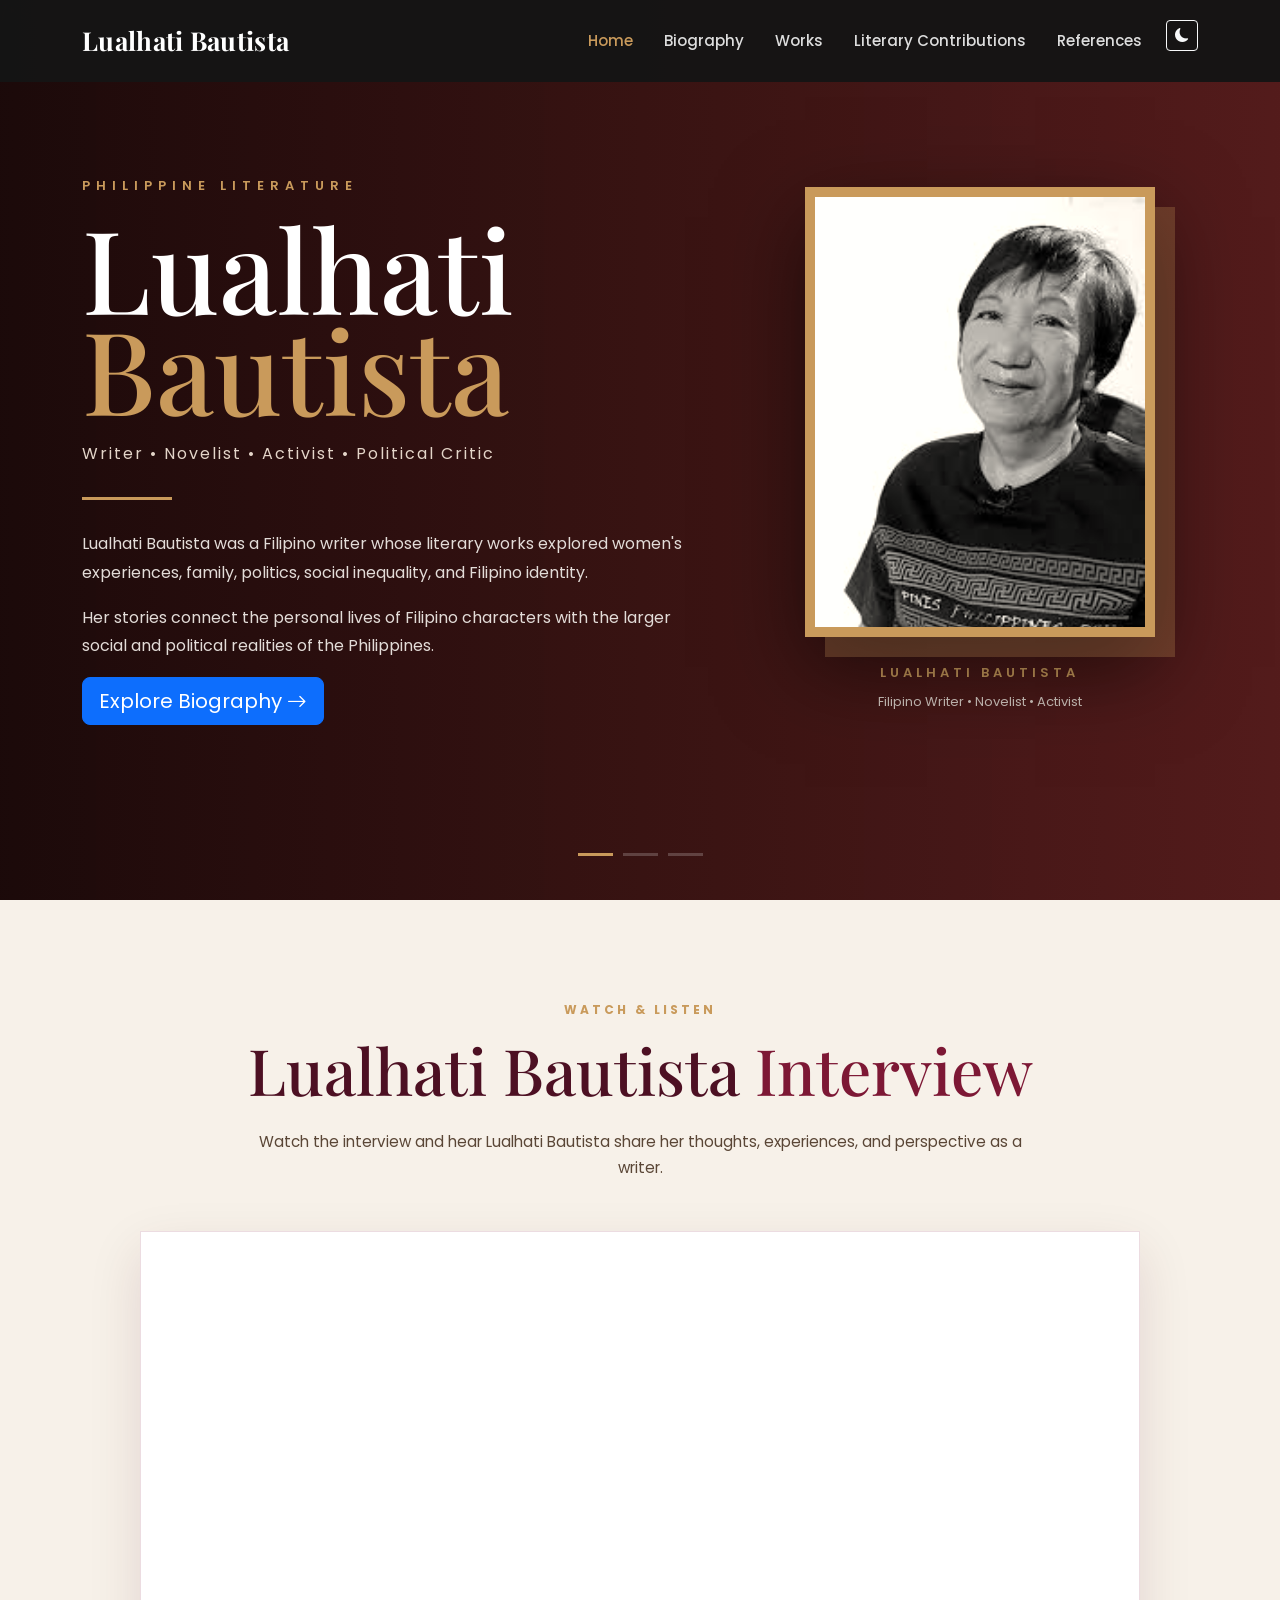
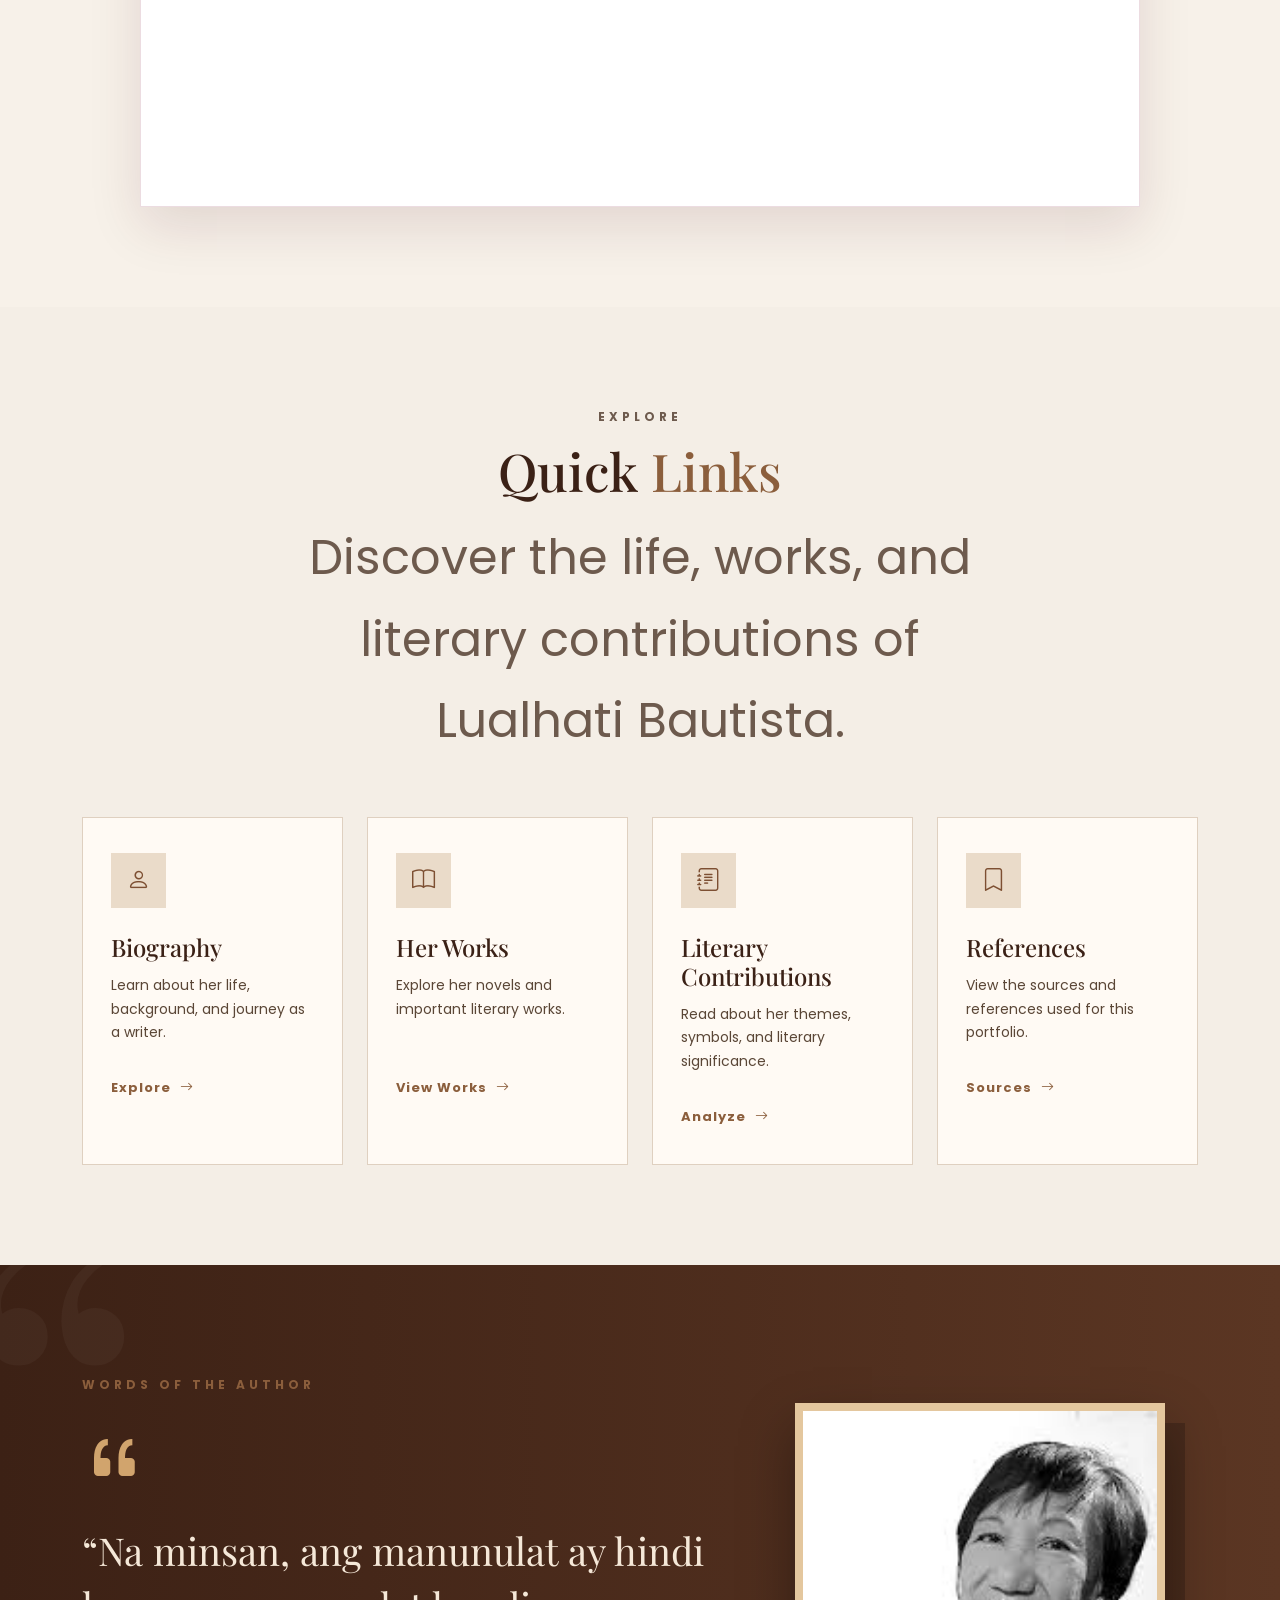
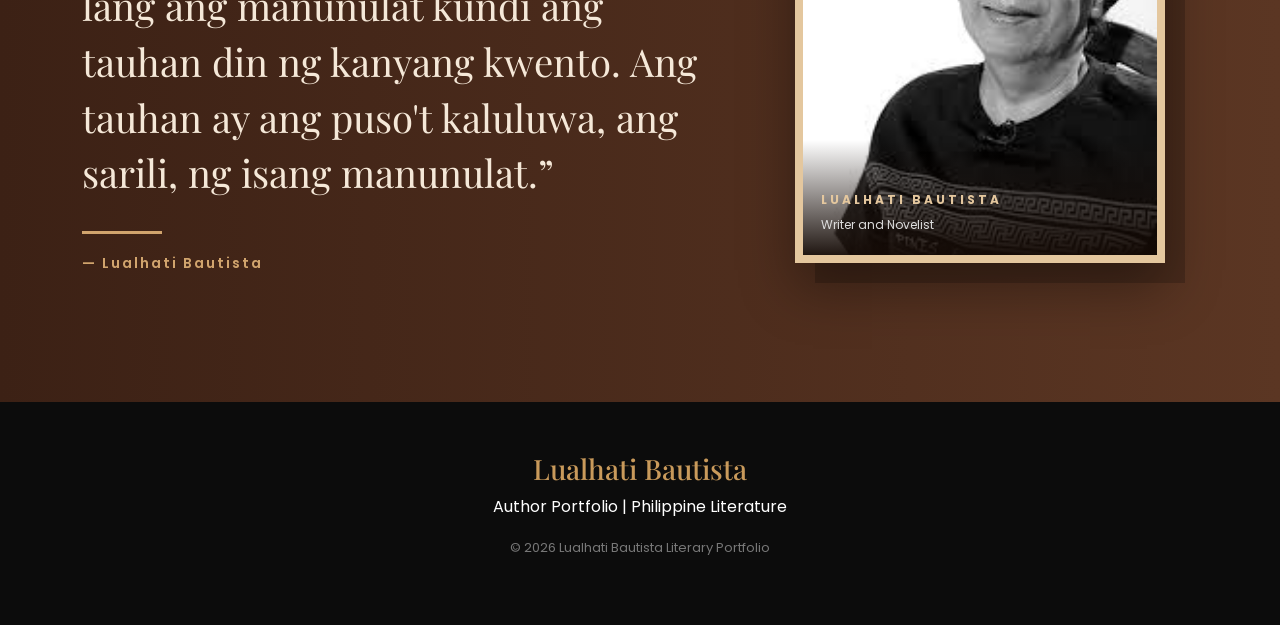
<file: index.html>
<!DOCTYPE html>
<html lang="en">
<head>
    <meta charset="UTF-8">
    <meta name="viewport" content="width=device-width, initial-scale=1.0">

    <title>Lualhati Bautista | Author Portfolio</title>

    
    <link href="https://cdn.jsdelivr.net/npm/bootstrap@5.3.3/dist/css/bootstrap.min.css" rel="stylesheet">

  
    <link rel="stylesheet" href="https://cdn.jsdelivr.net/npm/bootstrap-icons@1.11.3/font/bootstrap-icons.min.css">

    
    <link href="https://fonts.googleapis.com/css2?family=Playfair+Display:wght@500;600;700&family=Poppins:wght@300;400;500;600&display=swap" rel="stylesheet">


    <link rel="stylesheet" href="style.css">
</head>

<body>



<nav class="navbar navbar-expand-lg navbar-dark fixed-top">
    <div class="container">

        <a class="navbar-brand" href="index.html">
            Lualhati Bautista
        </a>

        <button class="navbar-toggler"
                type="button"
                data-bs-toggle="collapse"
                data-bs-target="#navbarNav">

            <span class="navbar-toggler-icon"></span>

        </button>

        <div class="collapse navbar-collapse" id="navbarNav">

            <ul class="navbar-nav ms-auto">

                <li class="nav-item">
                    <a class="nav-link active" href="index.html">Home</a>
                </li>

                <li class="nav-item">
                    <a class="nav-link" href="biography.html">Biography</a>
                </li>

                <li class="nav-item">
                    <a class="nav-link" href="works.html">Works</a>
                </li>

                <li class="nav-item">
                    <a class="nav-link" href="contributions.html">
                        Literary Contributions
                    </a>
                </li>

                <li class="nav-item">
                    <a class="nav-link" href="references.html">
                        References
                    </a>
                </li>

                <li class="nav-item ms-lg-3">
                    <button id="darkModeBtn"
                            class="btn btn-outline-light btn-sm">

                        <i class="bi bi-moon-fill"></i>

                    </button>
                </li>

            </ul>

        </div>
    </div>
</nav>



<section class="hero-slideshow">

    <div id="authorCarousel"
         class="carousel slide"
         data-bs-ride="carousel"
         data-bs-interval="20000">

        <div class="carousel-inner">


<div class="carousel-item active">

    <div class="hero-slide hero-slide-author">

        <div class="container">

            <div class="row align-items-center min-vh-100 g-5">


                <div class="col-lg-7 col-md-7">

                    <p class="hero-label">
                        PHILIPPINE LITERATURE
                    </p>

                    <h1>
                        Lualhati
                        <span>Bautista</span>
                    </h1>

                    <p class="hero-role">
                        Writer • Novelist • Activist • Political Critic
                    </p>

                    <div class="author-line"></div>

                    <p class="hero-introduction">

                        Lualhati Bautista was a Filipino writer
                        whose literary works explored women's
                        experiences, family, politics, social
                        inequality, and Filipino identity.

                    </p>

                    <p class="hero-introduction">

                        Her stories connect the personal lives
                        of Filipino characters with the larger
                        social and political realities of the
                        Philippines.

                    </p>

                    <a href="biography.html"
                       class="btn btn-primary btn-lg">

                        Explore Biography

                        <i class="bi bi-arrow-right"></i>

                    </a>

                </div>


                    <div class="col-lg-5 col-md-5">

                        <div class="author-visual">

                            <div class="author-frame">

                                <img
                                    src="images/lualhati-bautista.jpg"
                                    alt="Lualhati Bautista"
                                    class="lualhati-photo">

                                </div>

                                <div class="author-caption">

                                    <span>
                                        LUALHATI BAUTISTA
                                    </span>

                                    <small>
                                         Filipino Writer • Novelist • Activist
                                    </small>

                                </div>

                            </div>

                        </div>

                    </div>

                </div>

            </div>

        </div>  

            /* Slide 2 */

            <div class="carousel-item">

                <div class="hero-slide hero-slide-dekada">

                    <div class="container">

                        <div class="row align-items-center min-vh-100">


                            <!-- BOOK COVER -->
                            <div class="col-lg-5 order-2 order-lg-1">

                                <div class="book-display">


                                    <img src="images/dekada70.jpg"
                                         alt="Dekada '70 by Lualhati Bautista"
                                         class="dekada-book">

                                </div>

                            </div>


                            <div class="col-lg-7 order-1 order-lg-2">

                                <p class="history-label">
                                    PHILIPPINE HISTORY • LITERATURE
                                </p>

                                <h1>
                                    Dekada <span>'70</span>
                                </h1>

                                <h3 class="dekada-subtitle">
                                    A story of family, women,
                                    and a nation in transition.
                                </h3>

                                <p class="dekada-description">

                                    Lualhati Bautista's
                                    <em>Dekada '70</em> follows the
                                    Bartolome family as they experience
                                    the political and social changes
                                    of the 1970s Philippines.

                                </p>

                                <div class="dekada-details">

                                    <div>
                                        <strong>AUTHOR</strong>
                                        <span>
                                            Lualhati Bautista
                                        </span>
                                    </div>

                                    <div>
                                        <strong>YEAR</strong>
                                        <span>
                                            1983
                                        </span>
                                    </div>

                                    <div>
                                        <strong>GENRE</strong>
                                        <span>
                                            Political / Historical Fiction
                                        </span>
                                    </div>

                                </div>

                                <a href="contributions.html"
                                   class="btn btn-history">

                                    Read Literary Analysis
                                    <i class="bi bi-arrow-right"></i>

                                </a>

                            </div>

                        </div>

                    </div>

                </div>

            </div>


            /* slide 3 */

            <div class="carousel-item">

                <div class="hero-slide hero-slide-works">

                    <div class="container">

                        <div class="row align-items-center min-vh-100">

                            <div class="col-lg-7">

                                <p class="hero-label">
                                    LITERARY COLLECTION
                                </p>

                                <h1>
                                    Her
                                    <span>Works</span>
                                </h1>

                                <p class="hero-role">
                                    Women • Society • History • Identity
                                </p>

                                <p class="hero-introduction">

                                    Her novels examine the experiences
                                    of Filipino women and families while
                                    connecting personal stories to wider
                                    social and political issues.

                                </p>

                                <a href="works.html"
                                   class="btn btn-primary btn-lg">

                                    Explore Her Works
                                    <i class="bi bi-arrow-right"></i>

                                </a>

                            </div>


                            <div class="col-lg-5 mt-5 mt-lg-0">

                                <div class="works-preview">


                                    <div class="work-preview-item">

                                        <div class="work-number">
                                            01
                                        </div>

                                        <div>

                                            <h3>
                                                Dekada '70
                                            </h3>

                                            <p>
                                                Family • Women • Politics
                                            </p>

                                        </div>

                                    </div>


                                    <div class="work-preview-item">

                                        <div class="work-number">
                                            02
                                        </div>

                                        <div>

                                            <h3>
                                                Bata, Bata... Pa'no Ka Ginawa?
                                            </h3>

                                            <p>
                                                Motherhood • Identity • Women
                                            </p>

                                        </div>

                                    </div>


                                    <div class="work-preview-item">

                                        <div class="work-number">
                                            03
                                        </div>

                                        <div>

                                            <h3>
                                                GAPÔ
                                            </h3>

                                            <p>
                                                Identity • Race • Society
                                            </p>

                                        </div>

                                    </div>


                                    <div class="work-preview-item">

                                        <div class="work-number">
                                            04
                                        </div>

                                        <div>

                                            <h3>
                                                Bulaklak ng City Jail
                                            </h3>

                                            <p>
                                                Women • Poverty • Inequality
                                            </p>

                                        </div>

                                    </div>


                                </div>

                            </div>

                        </div>

                    </div>

                </div>

            </div>


        </div>

        <button class="carousel-control-prev custom-carousel-control"
                type="button"
                data-bs-target="#authorCarousel"
                data-bs-slide="prev">

            <span class="arrow-circle">

                <i class="bi bi-chevron-left"></i>

            </span>

            <span class="visually-hidden">
                Previous
            </span>

        </button>


        <!-- =================================
             RIGHT ARROW
        ================================== -->

        <button class="carousel-control-next custom-carousel-control"
                type="button"
                data-bs-target="#authorCarousel"
                data-bs-slide="next">

            <span class="arrow-circle">

                <i class="bi bi-chevron-right"></i>

            </span>

            <span class="visually-hidden">
                Next
            </span>

        </button>


        <div class="carousel-indicators">

            <button type="button"
                    data-bs-target="#authorCarousel"
                    data-bs-slide-to="0"
                    class="active">
            </button>

            <button type="button"
                    data-bs-target="#authorCarousel"
                    data-bs-slide-to="1">
            </button>

            <button type="button"
                    data-bs-target="#authorCarousel"
                    data-bs-slide-to="2">
            </button>

        </div>

    </div>

</section>

<section class="interview-section">

<div class="container">

    <div class="interview-heading text-center">

        <p class="section-label">
            WATCH & LISTEN
        </p>

        <h2>
            Lualhati Bautista
            <span>Interview</span>
        </h2>

        <p>
            Watch the interview and hear Lualhati Bautista
            share her thoughts, experiences, and perspective
            as a writer.
        </p>

    </div>

    <div class="interview-video">
        <div class="ratio ratio-16x9">
            <iframe 
                src="https://www.youtube.com/embed/G040z3MHf2M?start=1" 
                title="Lualhati Bautista | Author Interview" 
                frameborder="0" 
                allow="accelerometer; autoplay; clipboard-write; encrypted-media; gyroscope; picture-in-picture; web-share" 
                allowfullscreen>
                </iframe>
        </div>
    </div>

</div>

</section>



<section class="quick-links-section">

    <div class="container">

        <div class="section-heading text-center">

            <p class="section-label">
                EXPLORE
            </p>

            <h2>
                Quick <span>Links</span>
            </h2>

            <p>
                Discover the life, works, and literary contributions
                of Lualhati Bautista.
            </p>

        </div>


        <div class="row g-4">


            <div class="col-lg-3 col-md-6">

                <a href="biography.html"
                   class="quick-link-card">

                    <div class="quick-link-icon">

                        <i class="bi bi-person"></i>

                    </div>

                    <h3>
                        Biography
                    </h3>

                    <p>
                        Learn about her life, background,
                        and journey as a writer.
                    </p>

                    <span class="quick-link-arrow">
                        Explore <i class="bi bi-arrow-right"></i>
                    </span>

                </a>

            </div>


            <div class="col-lg-3 col-md-6">

                <a href="works.html"
                   class="quick-link-card">

                    <div class="quick-link-icon">

                        <i class="bi bi-book"></i>

                    </div>

                    <h3>
                        Her Works
                    </h3>

                    <p>
                        Explore her novels and important
                        literary works.
                    </p>

                    <span class="quick-link-arrow">
                        View Works <i class="bi bi-arrow-right"></i>
                    </span>

                </a>

            </div>


            <div class="col-lg-3 col-md-6">

                <a href="contributions.html"
                   class="quick-link-card">

                    <div class="quick-link-icon">

                        <i class="bi bi-journal-text"></i>

                    </div>

                    <h3>
                        Literary Contributions
                    </h3>

                    <p>
                        Read about her themes, symbols,
                        and literary significance.
                    </p>

                    <span class="quick-link-arrow">
                        Analyze <i class="bi bi-arrow-right"></i>
                    </span>

                </a>

            </div>


            <div class="col-lg-3 col-md-6">

                <a href="references.html"
                   class="quick-link-card">

                    <div class="quick-link-icon">

                        <i class="bi bi-bookmark"></i>

                    </div>

                    <h3>
                        References
                    </h3>

                    <p>
                        View the sources and references
                        used for this portfolio.
                    </p>

                    <span class="quick-link-arrow">
                        Sources <i class="bi bi-arrow-right"></i>
                    </span>

                </a>

            </div>


        </div>

    </div>

</section>


<section class="author-quote-section">

    <div class="container">

        <div class="row align-items-center g-5">


            <div class="col-lg-7">

                <p class="section-label">
                    WORDS OF THE AUTHOR
                </p>

                <div class="large-quote">

                    <i class="bi bi-quote quote-icon"></i>

                    <blockquote>

                        “Na minsan, ang manunulat ay hindi lang
                        ang manunulat kundi ang tauhan din ng
                        kanyang kwento. Ang tauhan ay ang puso't
                        kaluluwa, ang sarili, ng isang manunulat.”

                    </blockquote>

                    <div class="quote-line"></div>

                    <p class="quote-author">
                        — Lualhati Bautista
                    </p>

                </div>

            </div>


            <div class="col-lg-5">

                <div class="quote-photo-wrapper">

                    <img
                        src="images/lualhati-bautista.jpg"
                        alt="Lualhati Bautista"
                        class="quote-photo">

                    <div class="photo-caption">

                        <span>
                            LUALHATI BAUTISTA
                        </span>

                        <small>
                            Writer and Novelist
                        </small>

                    </div>

                </div>

            </div>


        </div>

    </div>

</section>


<footer>

    <div class="container text-center">

        <h3>Lualhati Bautista</h3>

        <p>
            Author Portfolio | Philippine Literature
        </p>

        <p class="copyright">
            © 2026 Lualhati Bautista Literary Portfolio
        </p>

    </div>

</footer>


<button id="backToTop" class="back-to-top">
    <i class="bi bi-arrow-up"></i>
</button>

<script src="https://cdn.jsdelivr.net/npm/bootstrap@5.3.3/dist/js/bootstrap.bundle.min.js"></script>

<script src="script.js"></script>

</body>
</html>
</file>
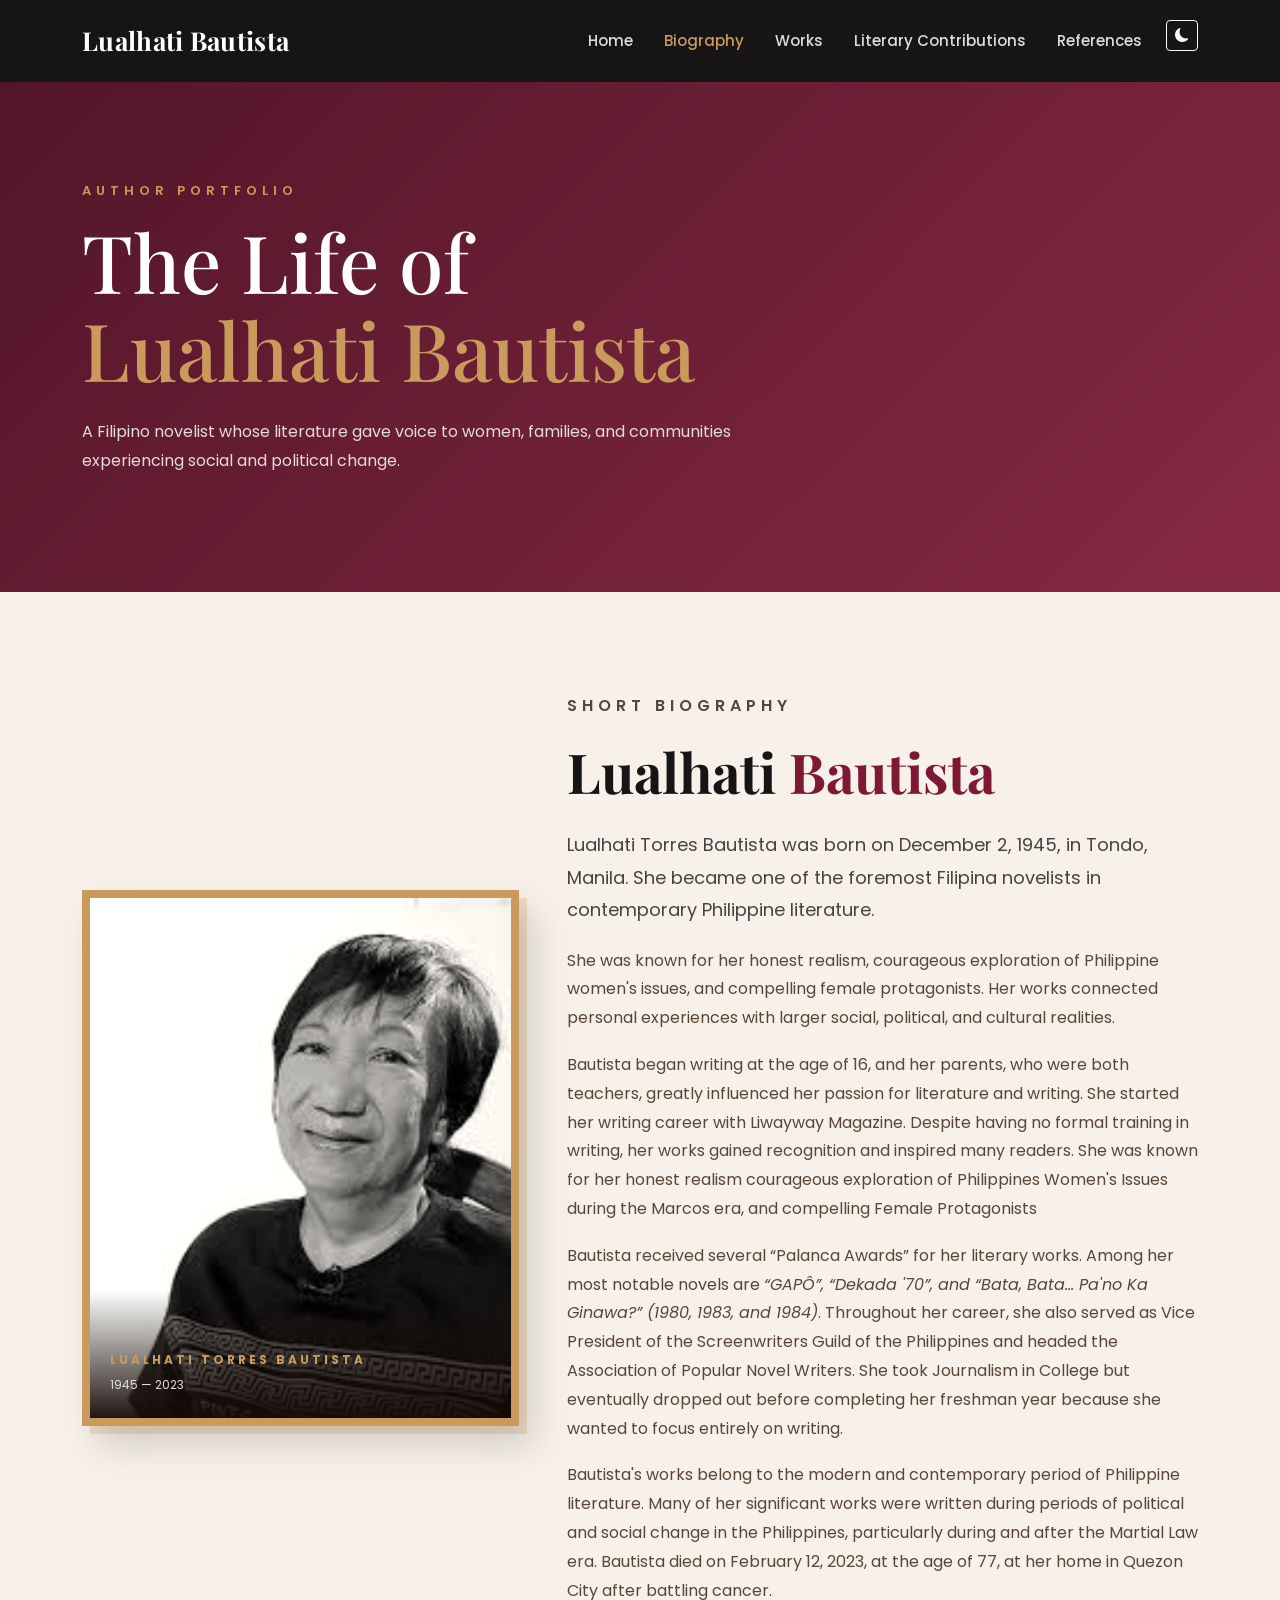
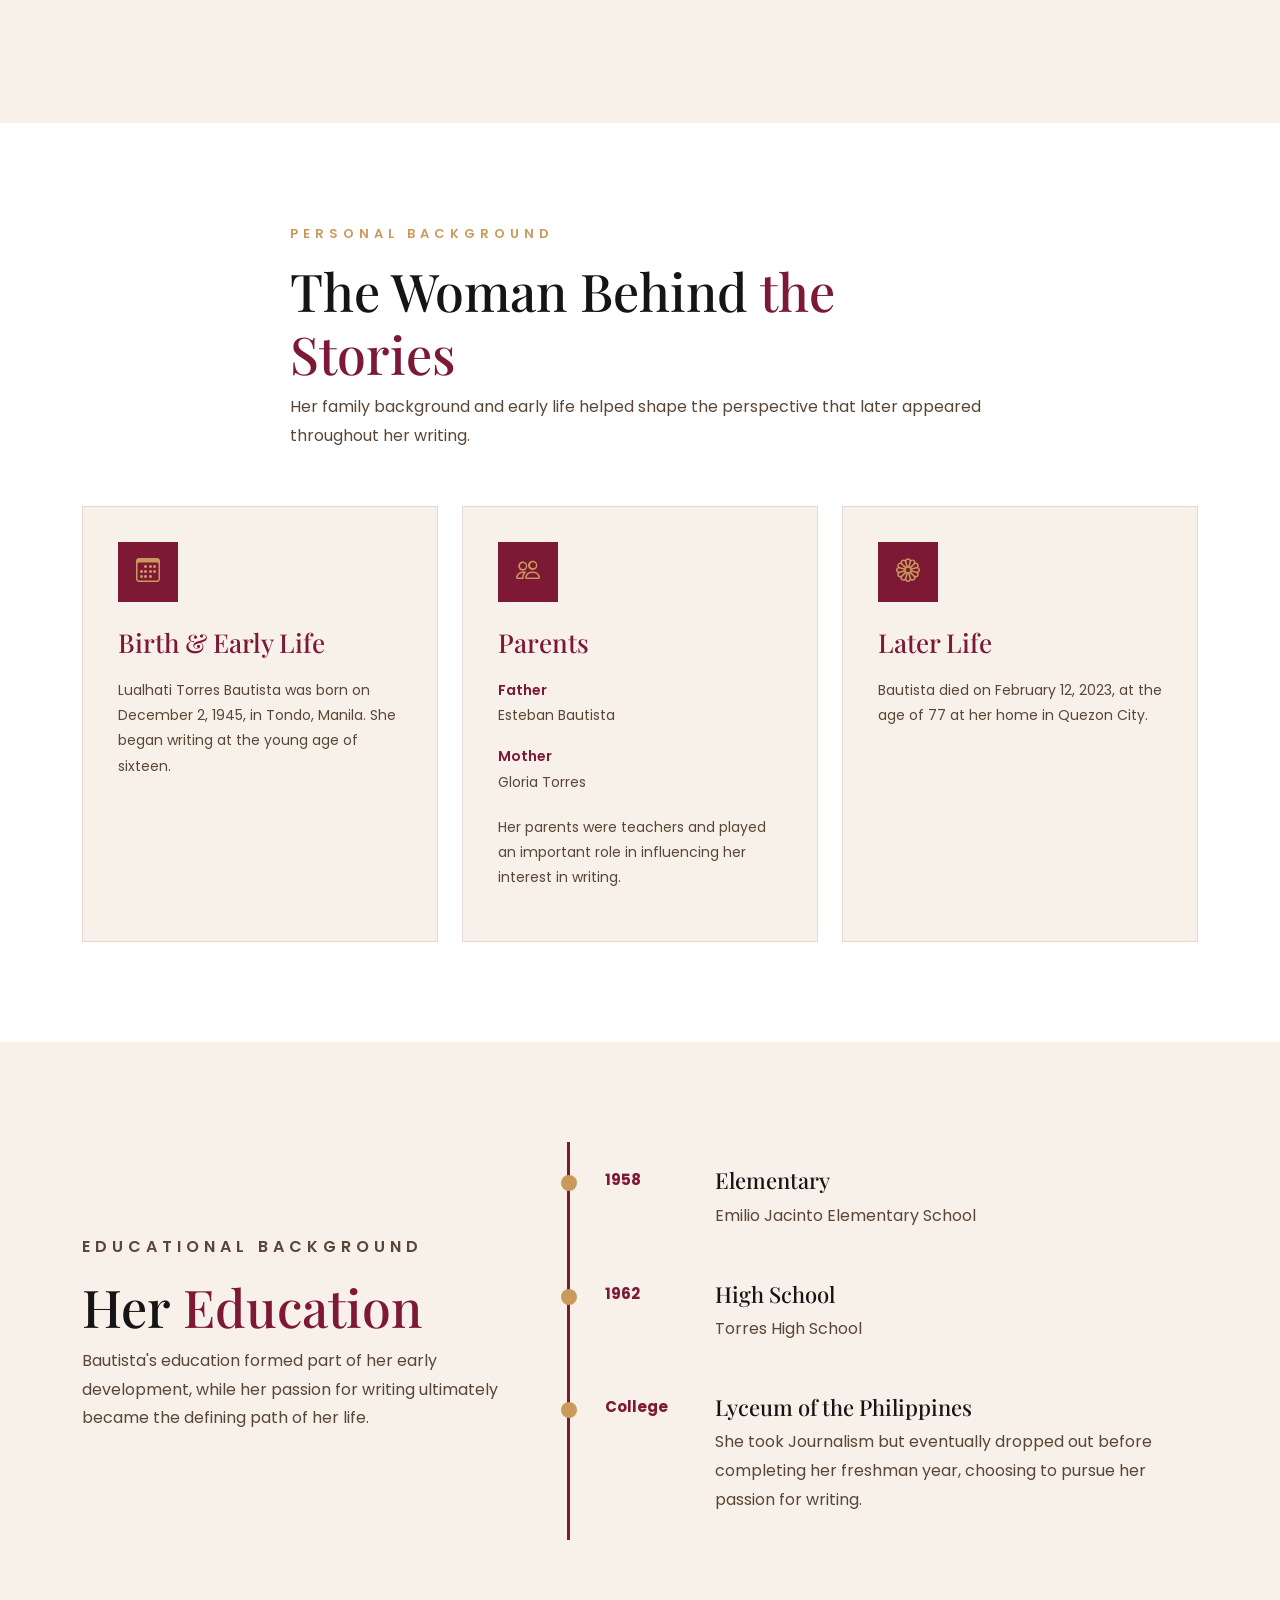
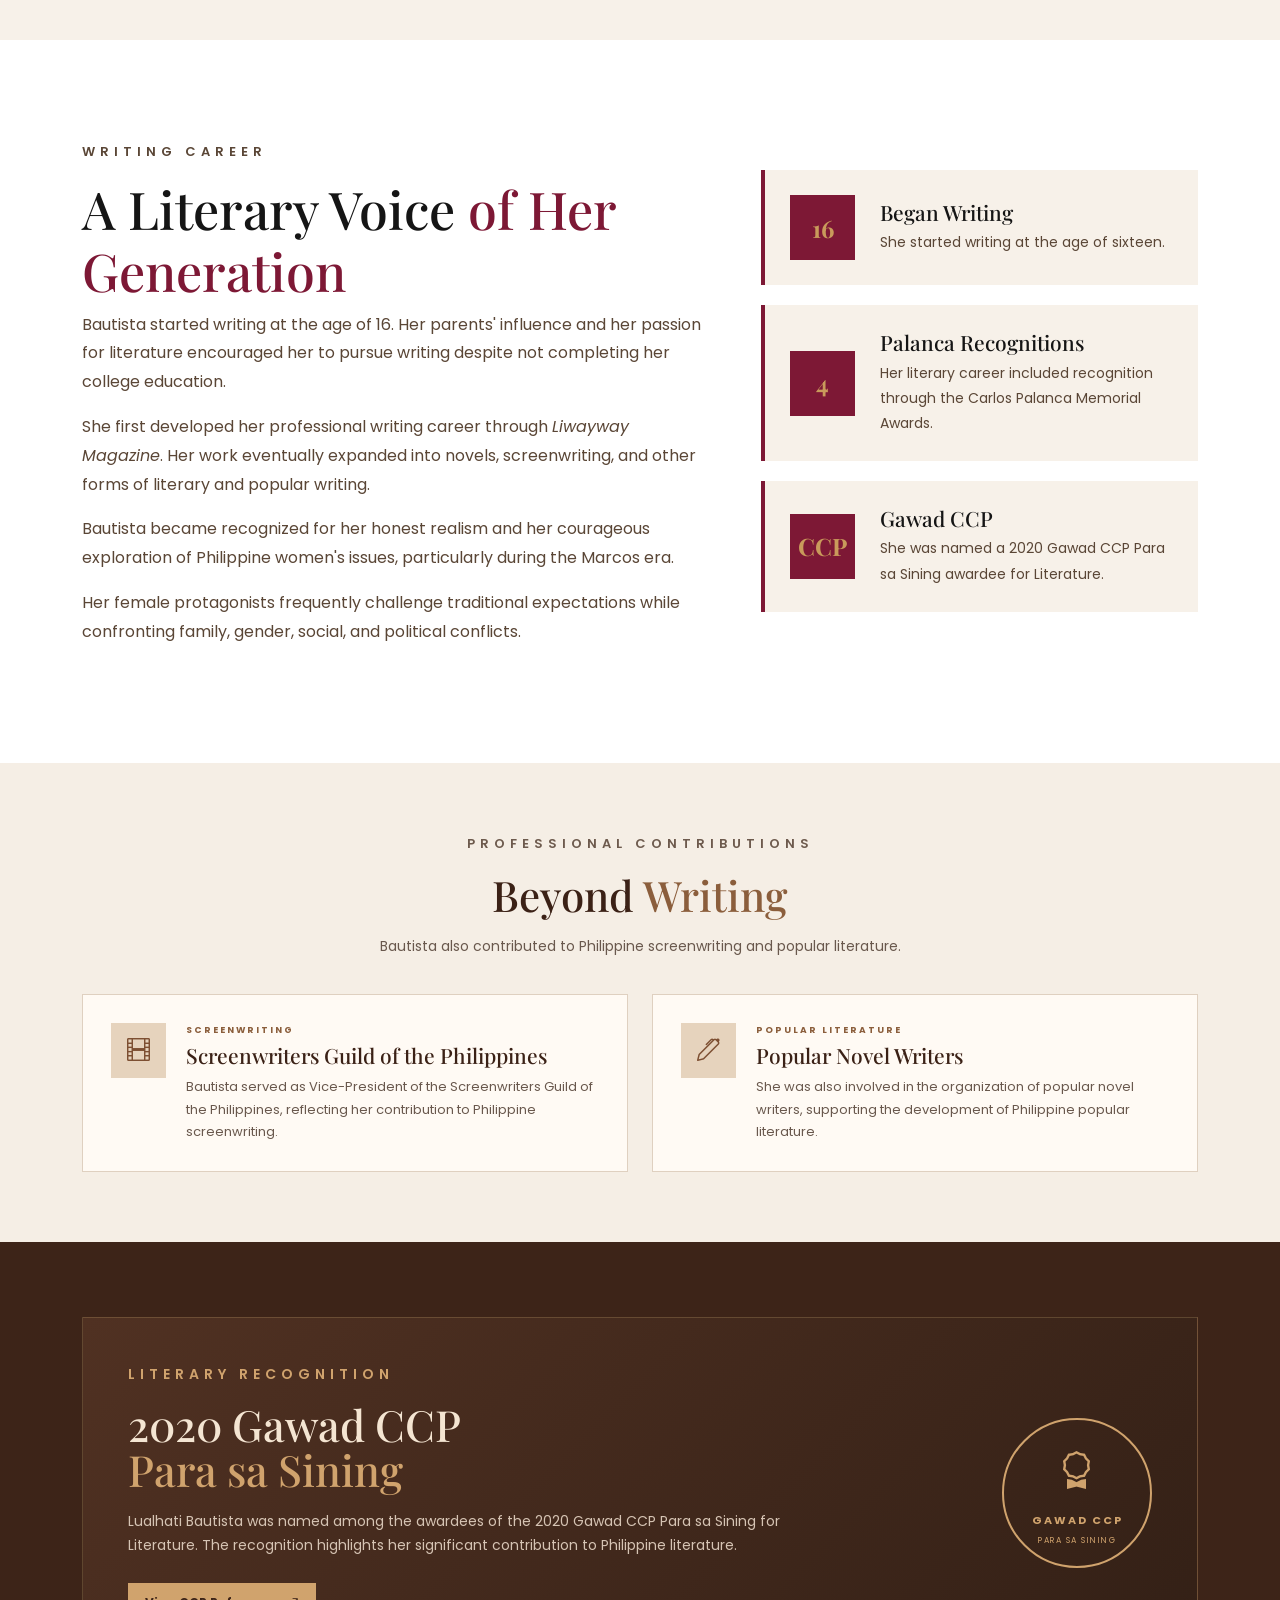
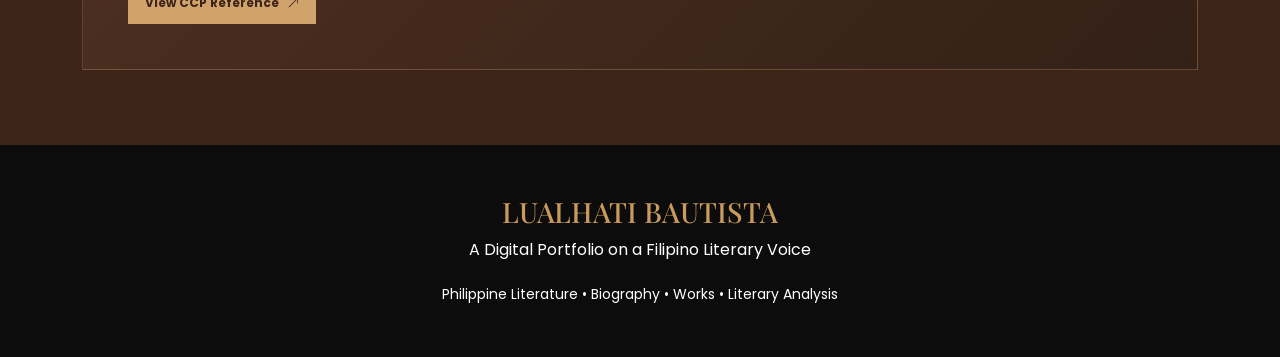
<file: biography.html>
<!DOCTYPE html>
<html lang="en">

<head>

    <meta charset="UTF-8">

    <meta name="viewport" content="width=device-width, initial-scale=1.0">

    <title>Biography | Lualhati Bautista</title>

    <link
        href="https://cdn.jsdelivr.net/npm/bootstrap@5.3.3/dist/css/bootstrap.min.css"
        rel="stylesheet">



    <link
        rel="stylesheet"
        href="https://cdn.jsdelivr.net/npm/bootstrap-icons@1.11.3/font/bootstrap-icons.min.css">



    <link
        href="https://fonts.googleapis.com/css2?family=Playfair+Display:wght@400;500;600;700&family=Poppins:wght@300;400;500;600;700&display=swap"
        rel="stylesheet">

    <link rel="stylesheet" href="style.css">

    <link rel="stylesheet" href="biography.css">

</head>


<body>



<nav class="navbar navbar-expand-lg navbar-dark fixed-top">
    <div class="container">

        <a class="navbar-brand" href="index.html">
            Lualhati Bautista
        </a>

        <button class="navbar-toggler"
                type="button"
                data-bs-toggle="collapse"
                data-bs-target="#navbarNav">

            <span class="navbar-toggler-icon"></span>

        </button>

        <div class="collapse navbar-collapse" id="navbarNav">

            <ul class="navbar-nav ms-auto">

                <li class="nav-item">
                    <a class="nav-link" href="index.html">Home</a>
                </li>

                <li class="nav-item">
                    <a class="nav-link active" href="biography.html">Biography</a>
                </li>

                <li class="nav-item">
                    <a class="nav-link" href="works.html">Works</a>
                </li>

                <li class="nav-item">
                    <a class="nav-link" href="contributions.html">
                        Literary Contributions
                    </a>
                </li>

                <li class="nav-item">
                    <a class="nav-link" href="references.html">
                        References
                    </a>
                </li>

                <li class="nav-item ms-lg-3">
                    <button id="darkModeBtn"
                            class="btn btn-outline-light btn-sm">

                        <i class="bi bi-moon-fill"></i>

                    </button>
                </li>

            </ul>

        </div>
    </div>
</nav>


<section class="bio-page-hero">

    <div class="container">

        <div class="bio-page-hero-content">


            <p class="bio-label">
                AUTHOR PORTFOLIO
            </p>


            <h1>

                The Life of
                <span>Lualhati Bautista</span>

            </h1>


            <p>

                A Filipino novelist whose literature
                gave voice to women, families, and
                communities experiencing social and
                political change.

            </p>


        </div>

    </div>

</section>


<section class="bio-intro-section">

    <div class="container">

        <div class="row align-items-center g-5">


            <!-- AUTHOR IMAGE -->

            <div class="col-lg-5">

                <div class="bio-image-container">


                    <img
                        src="images/lualhati-bautista.jpg"
                        alt="Portrait of Lualhati Bautista"
                        class="bio-main-image">


                    <div class="bio-image-caption">

                        <span>
                            LUALHATI TORRES BAUTISTA
                        </span>


                        <small>
                            1945 — 2023
                        </small>

                    </div>


                </div>

            </div>



            <!-- BIOGRAPHY TEXT -->

            <div class="col-lg-7">


                <p class="bio-label">
                    SHORT BIOGRAPHY
                </p>


                <h2 class="bio-main-title">

                    Lualhati
                    <span>Bautista</span>

                </h2>


                <p class="bio-lead">

                    Lualhati Torres Bautista was born on
                    December 2, 1945, in Tondo, Manila.
                    She became one of the foremost Filipina
                    novelists in contemporary Philippine
                    literature.

                </p>


                <p>

                    She was known for her honest realism,
                    courageous exploration of Philippine
                    women's issues, and compelling female
                    protagonists. Her works connected
                    personal experiences with larger
                    social, political, and cultural realities.

                </p>


                <p>

                    Bautista began writing at the age of 16, and her parents, 
                    who were both teachers, greatly influenced her passion 
                    for literature and writing. She started her writing career with 
                    Liwayway Magazine. Despite having no formal training in writing, 
                    her works gained recognition and inspired many readers. 
                    She was known for her honest realism courageous exploration of 
                    Philippines Women's Issues during the Marcos era,
                    and compelling Female Protagonists

                </p>


                <p>

                    Bautista received several “Palanca Awards” for her literary works. 
                    Among her most notable novels are <em>“GAPÔ”, “Dekada '70”, and “Bata, Bata... Pa'no Ka Ginawa?” 
                    (1980, 1983, and 1984)</em>. Throughout her career, she also served as Vice President of 
                    the Screenwriters Guild of the Philippines and headed the Association of Popular Novel Writers. 
                    She took Journalism in College but eventually dropped out before completing her freshman year 
                    because she wanted to focus entirely on writing.

                </p>


                <p>
                    Bautista's works belong to the modern 
                    and contemporary period of Philippine literature. 
                    Many of her significant works were written during
                    periods of political and social change in the Philippines, 
                    particularly during and after the Martial Law era.
                    Bautista died on February 12, 2023,
                    at the age of 77, at her home in
                    Quezon City after battling cancer.

                </p>


            </div>

        </div>

    </div>

</section>





<section class="bio-background-section">

    <div class="container">


        <div class="bio-section-title">


            <p class="bio-label">
                PERSONAL BACKGROUND
            </p>


            <h2>

                The Woman Behind
                <span>the Stories</span>

            </h2>


            <p>

                Her family background and early life
                helped shape the perspective that later
                appeared throughout her writing.

            </p>


        </div>



        <div class="row g-4">


            <div class="col-lg-4">

                <div class="bio-info-card">


                    <div class="bio-card-icon">

                        <i class="bi bi-calendar3"></i>

                    </div>


                    <h3>
                        Birth & Early Life
                    </h3>


                    <p>

                        Lualhati Torres Bautista was born
                        on December 2, 1945, in Tondo,
                        Manila. She began writing at the
                        young age of sixteen.

                    </p>


                </div>

            </div>



            <div class="col-lg-4">

                <div class="bio-info-card">


                    <div class="bio-card-icon">

                        <i class="bi bi-people"></i>

                    </div>


                    <h3>
                        Parents
                    </h3>


                    <div class="parent-info">


                        <p>

                            <strong>
                                Father
                            </strong>

                            Esteban Bautista

                        </p>


                        <p>

                            <strong>
                                Mother
                            </strong>

                            Gloria Torres

                        </p>


                    </div>


                    <p>

                        Her parents were teachers and
                        played an important role in
                        influencing her interest in writing.

                    </p>


                </div>

            </div>



            <div class="col-lg-4">

                <div class="bio-info-card">


                    <div class="bio-card-icon">

                        <i class="bi bi-flower1"></i>

                    </div>


                    <h3>
                        Later Life
                    </h3>


                    <p>

                        Bautista died on February 12, 2023,
                        at the age of 77 at her home in
                        Quezon City.

                    </p>


                </div>

            </div>


        </div>

    </div>

</section>





<section class="education-section">

    <div class="container">

        <div class="row align-items-center g-5">


            

            <div class="col-lg-5">


                <p class="bio-label">
                    EDUCATIONAL BACKGROUND
                </p>


                <h2>

                    Her
                    <span>Education</span>

                </h2>


                <p>

                    Bautista's education formed part of
                    her early development, while her
                    passion for writing ultimately became
                    the defining path of her life.

                </p>


            </div>



          

            <div class="col-lg-7">

                <div class="education-list">


                

                    <div class="education-item">


                        <div class="education-year">
                            1958
                        </div>


                        <div class="education-content">


                            <h3>
                                Elementary
                            </h3>


                            <p>
                                Emilio Jacinto Elementary School
                            </p>


                        </div>


                    </div>



                    

                    <div class="education-item">


                        <div class="education-year">
                            1962
                        </div>


                        <div class="education-content">


                            <h3>
                                High School
                            </h3>


                            <p>
                                Torres High School
                            </p>


                        </div>


                    </div>



                    

                    <div class="education-item">


                        <div class="education-year">
                            College
                        </div>


                        <div class="education-content">


                            <h3>
                                Lyceum of the Philippines
                            </h3>


                            <p>

                                She took Journalism but
                                eventually dropped out before
                                completing her freshman year,
                                choosing to pursue her passion
                                for writing.

                            </p>


                        </div>


                    </div>


                </div>

            </div>


        </div>

    </div>

</section>




<section class="career-section">

    <div class="container">

        <div class="row g-5 align-items-center">


           

            <div class="col-lg-7">


                <p class="bio-label">
                    WRITING CAREER
                </p>


                <h2>

                    A Literary Voice
                    <span>of Her Generation</span>

                </h2>


                <p>

                    Bautista started writing at the age of
                    16. Her parents' influence and her
                    passion for literature encouraged her
                    to pursue writing despite not completing
                    her college education.

                </p>


                <p>

                    She first developed her professional
                    writing career through
                    <em>Liwayway Magazine</em>. Her work
                    eventually expanded into novels,
                    screenwriting, and other forms of
                    literary and popular writing.

                </p>


                <p>

                    Bautista became recognized for her
                    honest realism and her courageous
                    exploration of Philippine women's
                    issues, particularly during the
                    Marcos era.

                </p>


                <p>

                    Her female protagonists frequently
                    challenge traditional expectations
                    while confronting family, gender,
                    social, and political conflicts.

                </p>


            </div>



          

            <div class="col-lg-5">


                <div class="career-highlight">


                    <div class="highlight-number">
                        16
                    </div>


                    <div>

                        <h3>
                            Began Writing
                        </h3>


                        <p>

                            She started writing at
                            the age of sixteen.

                        </p>

                    </div>


                </div>



                <div class="career-highlight">


                    <div class="highlight-number">
                        4
                    </div>


                    <div>

                        <h3>
                            Palanca Recognitions
                        </h3>


                        <p>

                            Her literary career included
                            recognition through the Carlos
                            Palanca Memorial Awards.

                        </p>

                    </div>


                </div>



                <div class="career-highlight">


                    <div class="highlight-number">
                        CCP
                    </div>


                    <div>

                        <h3>
                            Gawad CCP
                        </h3>


                        <p>

                            She was named a 2020 Gawad CCP
                            Para sa Sining awardee for
                            Literature.

                        </p>

                    </div>


                </div>


            </div>


        </div>

    </div>

</section>





<section class="professional-section">

    <div class="container">


        <div class="section-heading text-center">


            <p class="bio-label">
                PROFESSIONAL CONTRIBUTIONS
            </p>


            <h2>

                Beyond
                <span>Writing</span>

            </h2>


            <p>

                Bautista also contributed to Philippine
                screenwriting and popular literature.

            </p>


        </div>



        <div class="row g-4">


           

            <div class="col-lg-6">

                <div class="professional-card">


                    <div class="professional-icon">

                        <i class="bi bi-film"></i>

                    </div>


                    <div>


                        <p class="card-label">
                            SCREENWRITING
                        </p>


                        <h3>

                            Screenwriters Guild
                            of the Philippines

                        </h3>


                        <p>

                            Bautista served as Vice-President
                            of the Screenwriters Guild of the
                            Philippines, reflecting her
                            contribution to Philippine
                            screenwriting.

                        </p>


                    </div>


                </div>

            </div>




            <div class="col-lg-6">

                <div class="professional-card">


                    <div class="professional-icon">

                        <i class="bi bi-pen"></i>

                    </div>


                    <div>


                        <p class="card-label">
                            POPULAR LITERATURE
                        </p>


                        <h3>

                            Popular Novel Writers

                        </h3>


                        <p>

                            She was also involved in the
                            organization of popular novel
                            writers, supporting the development
                            of Philippine popular literature.

                        </p>


                    </div>


                </div>

            </div>


        </div>

    </div>

</section>


<section class="ccp-award-section">

    <div class="container">


        <div class="ccp-award-box">


            

            <div class="ccp-award-content">


                <p class="bio-label">
                    LITERARY RECOGNITION
                </p>


                <h2>

                    2020 Gawad CCP
                    <span>Para sa Sining</span>

                </h2>


                <p>

                    Lualhati Bautista was named among the
                    awardees of the 2020 Gawad CCP Para sa
                    Sining for Literature. The recognition
                    highlights her significant contribution
                    to Philippine literature.

                </p>


                <a
                    href="https://culturalcenter.gov.ph/press-release/2020-gawad-ccp-para-sa-sining-awardees-named/"
                    target="_blank"
                    class="source-link">

                    View CCP Reference

                    <i class="bi bi-arrow-up-right"></i>

                </a>


            </div>



            

            <div class="ccp-award-mark">


                <i class="bi bi-award"></i>


                <span>
                    GAWAD CCP
                </span>


                <small>
                    PARA SA SINING
                </small>


            </div>


        </div>

    </div>

</section>




<footer class="literary-footer">

    <div class="container text-center">


        <h3>
            LUALHATI BAUTISTA
        </h3>


        <p>
            A Digital Portfolio on a Filipino Literary Voice
        </p>


        <div class="footer-line"></div>


        <small>

            Philippine Literature • Biography • Works
            • Literary Analysis

        </small>


    </div>

</footer>


<button id="backToTop" class="back-to-top">
    <i class="bi bi-arrow-up"></i>
</button>





<script
    src="https://cdn.jsdelivr.net/npm/bootstrap@5.3.3/dist/js/bootstrap.bundle.min.js">
</script>

<script src="script.js"></script>

</body>

</html>
</file>
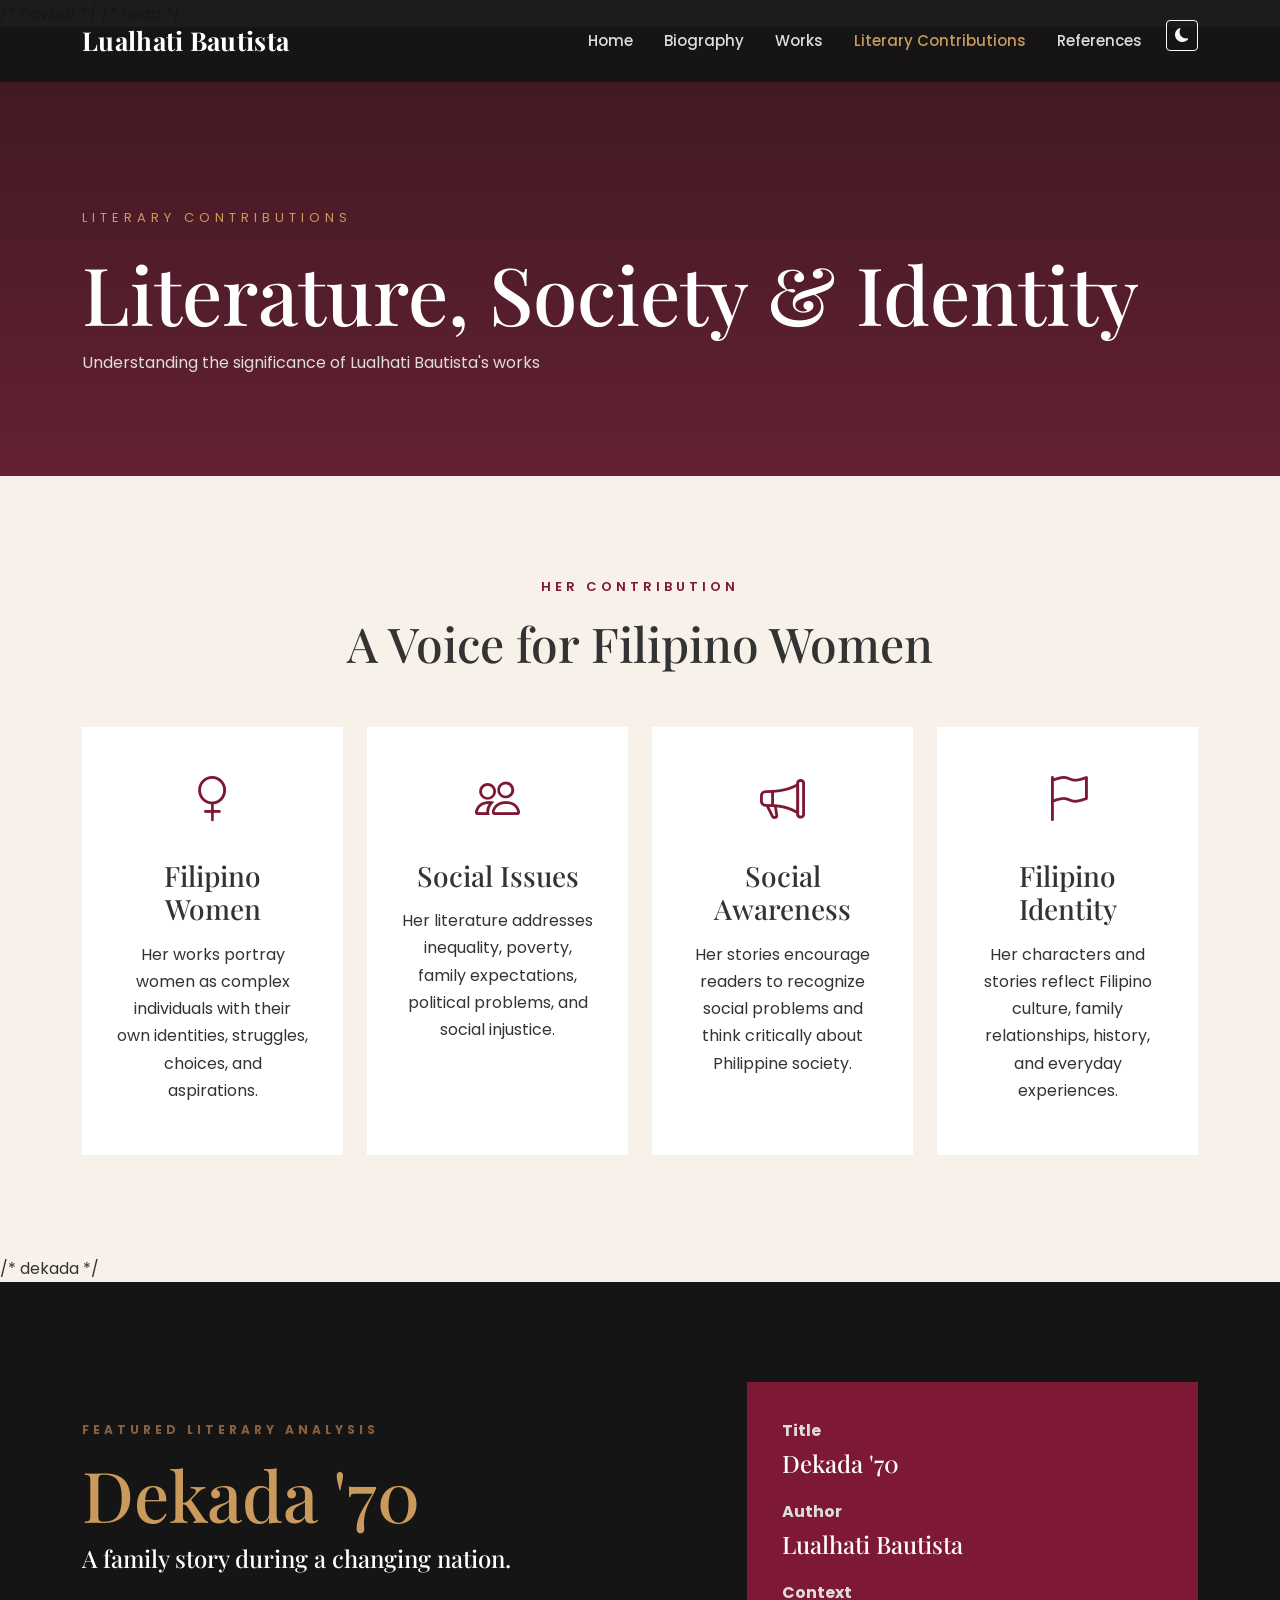
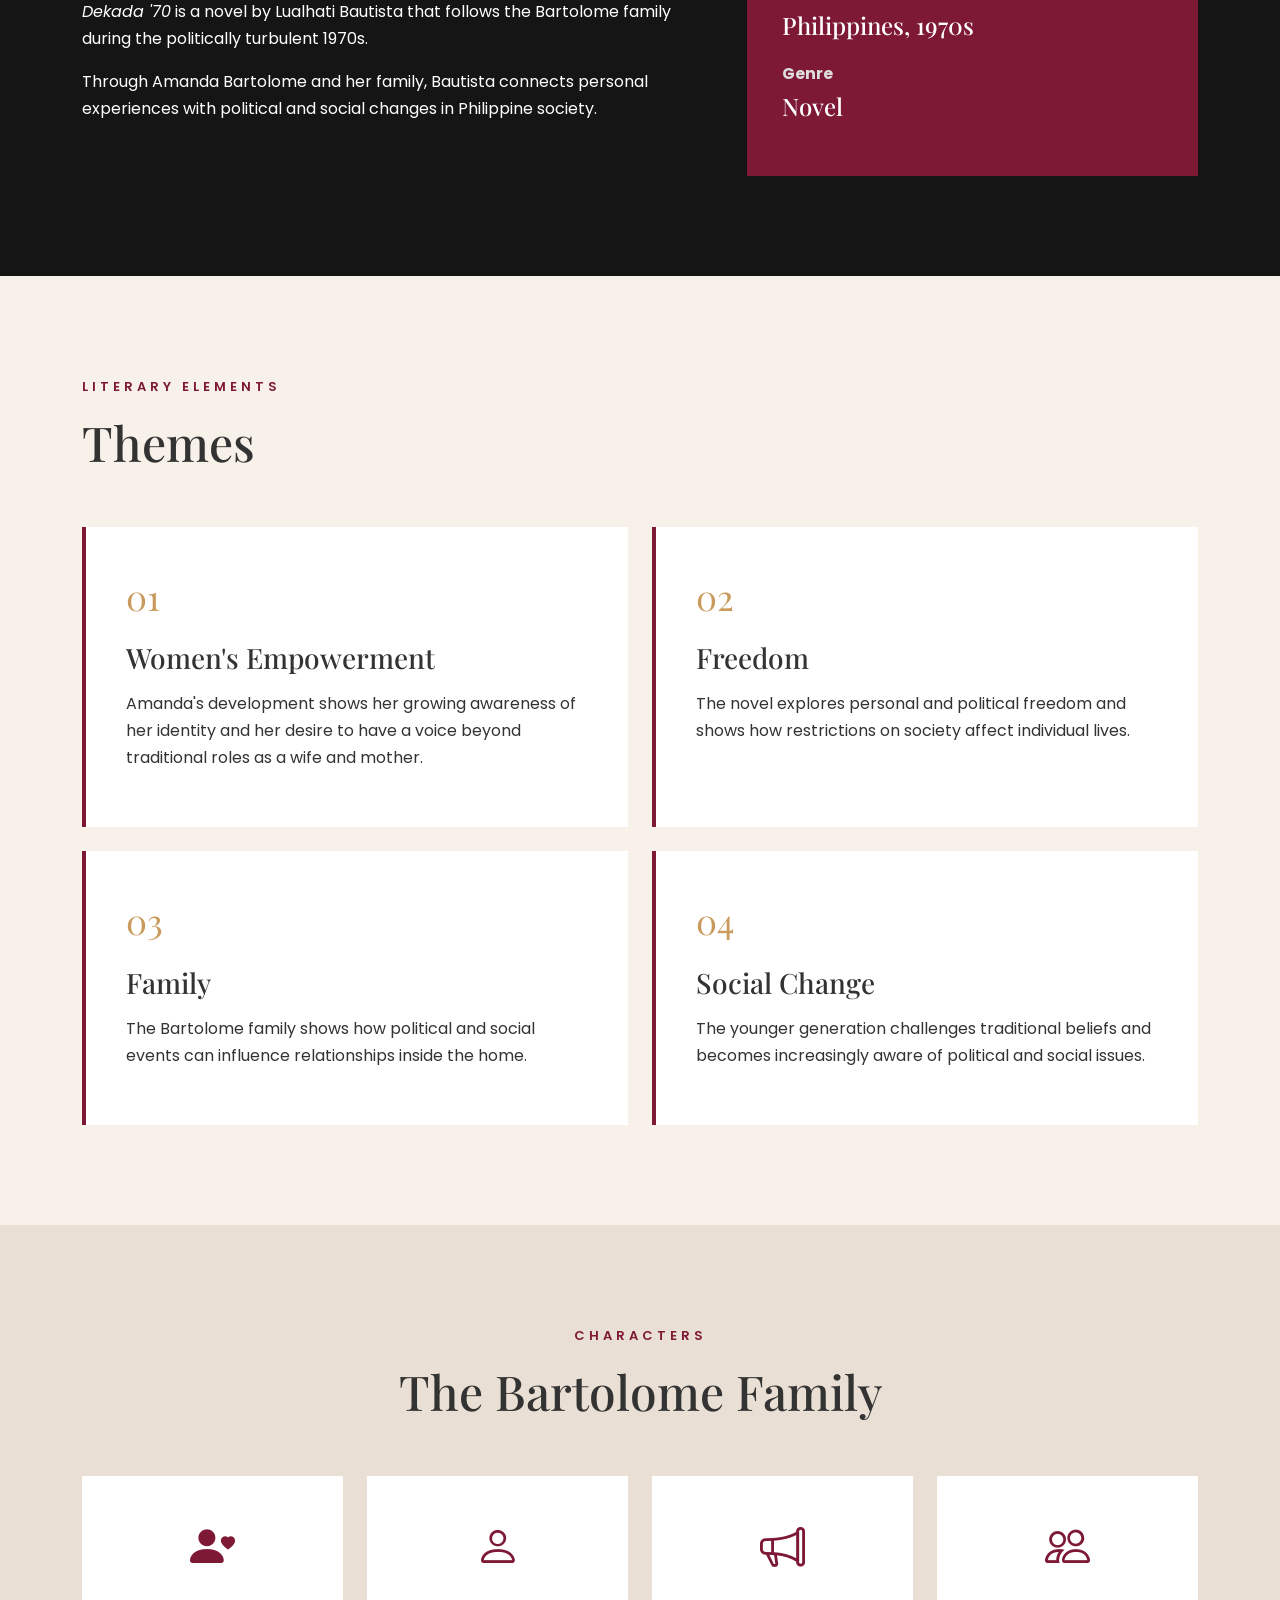
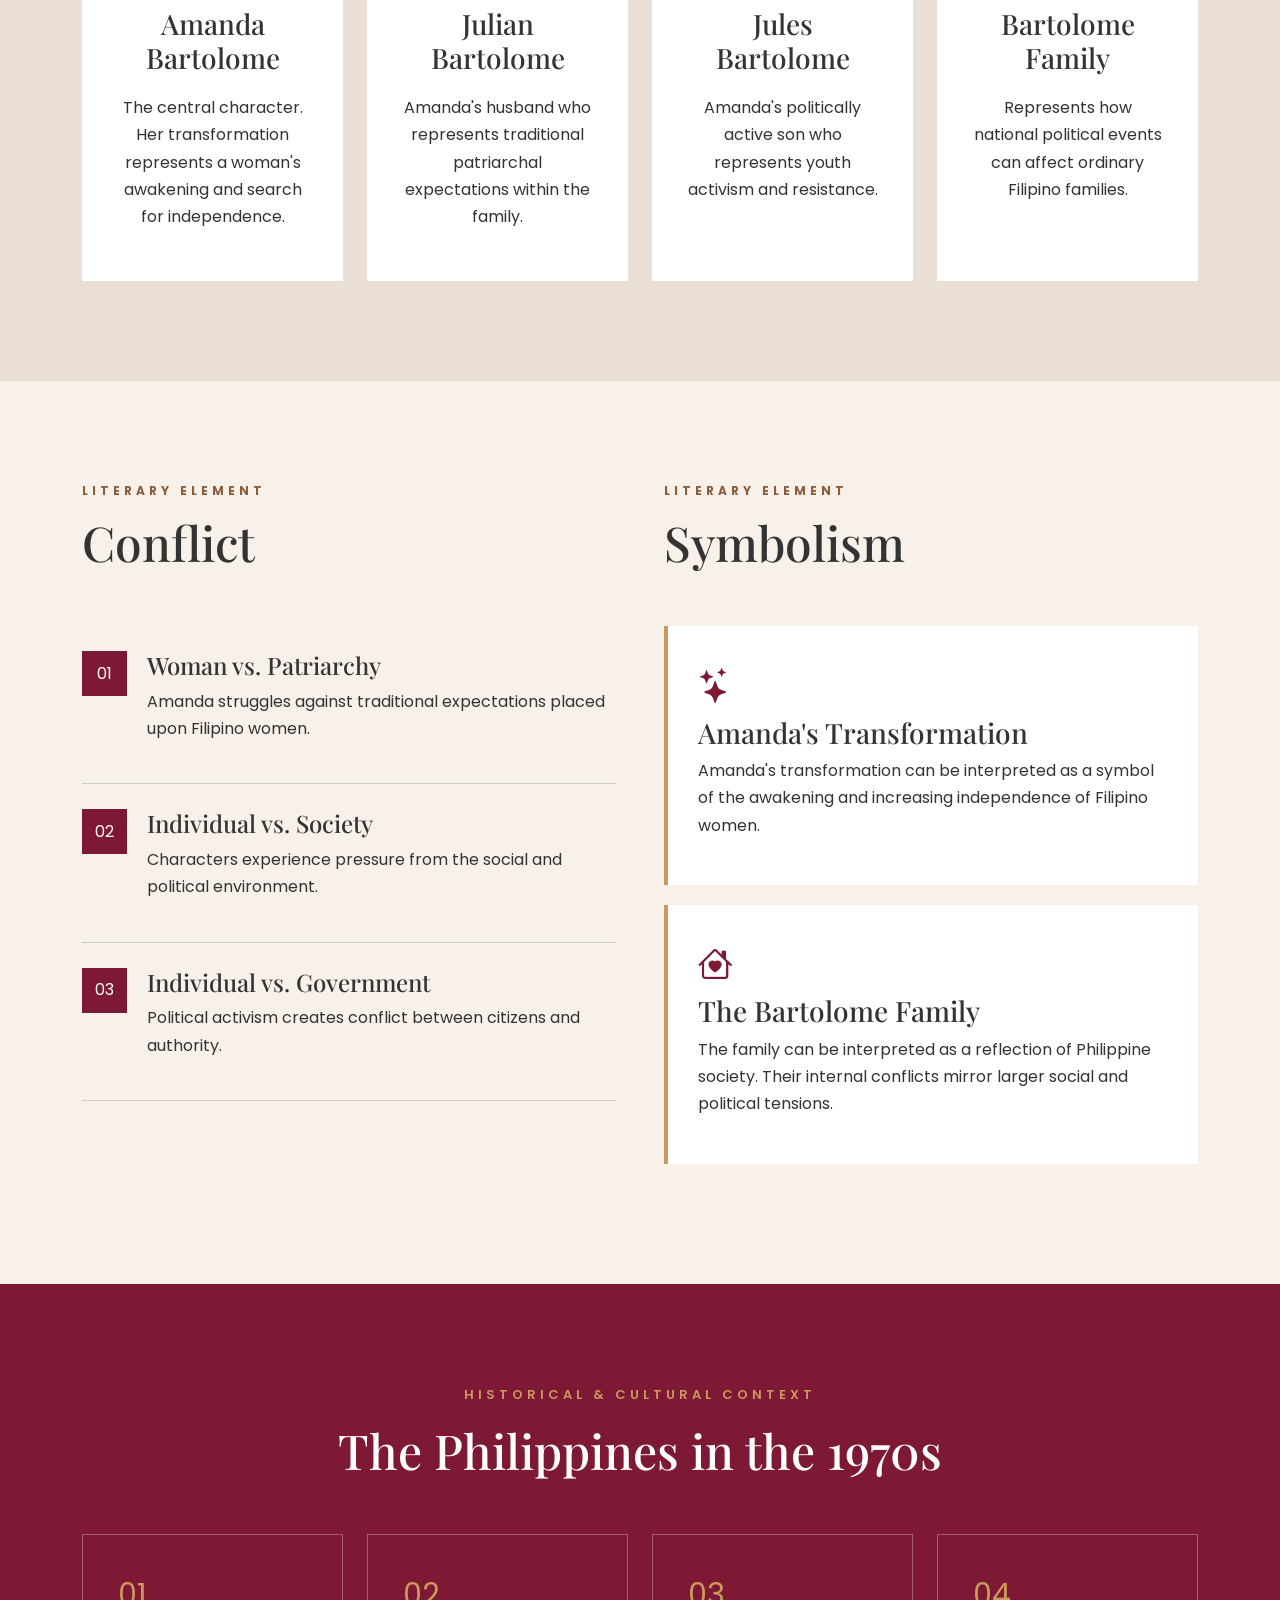
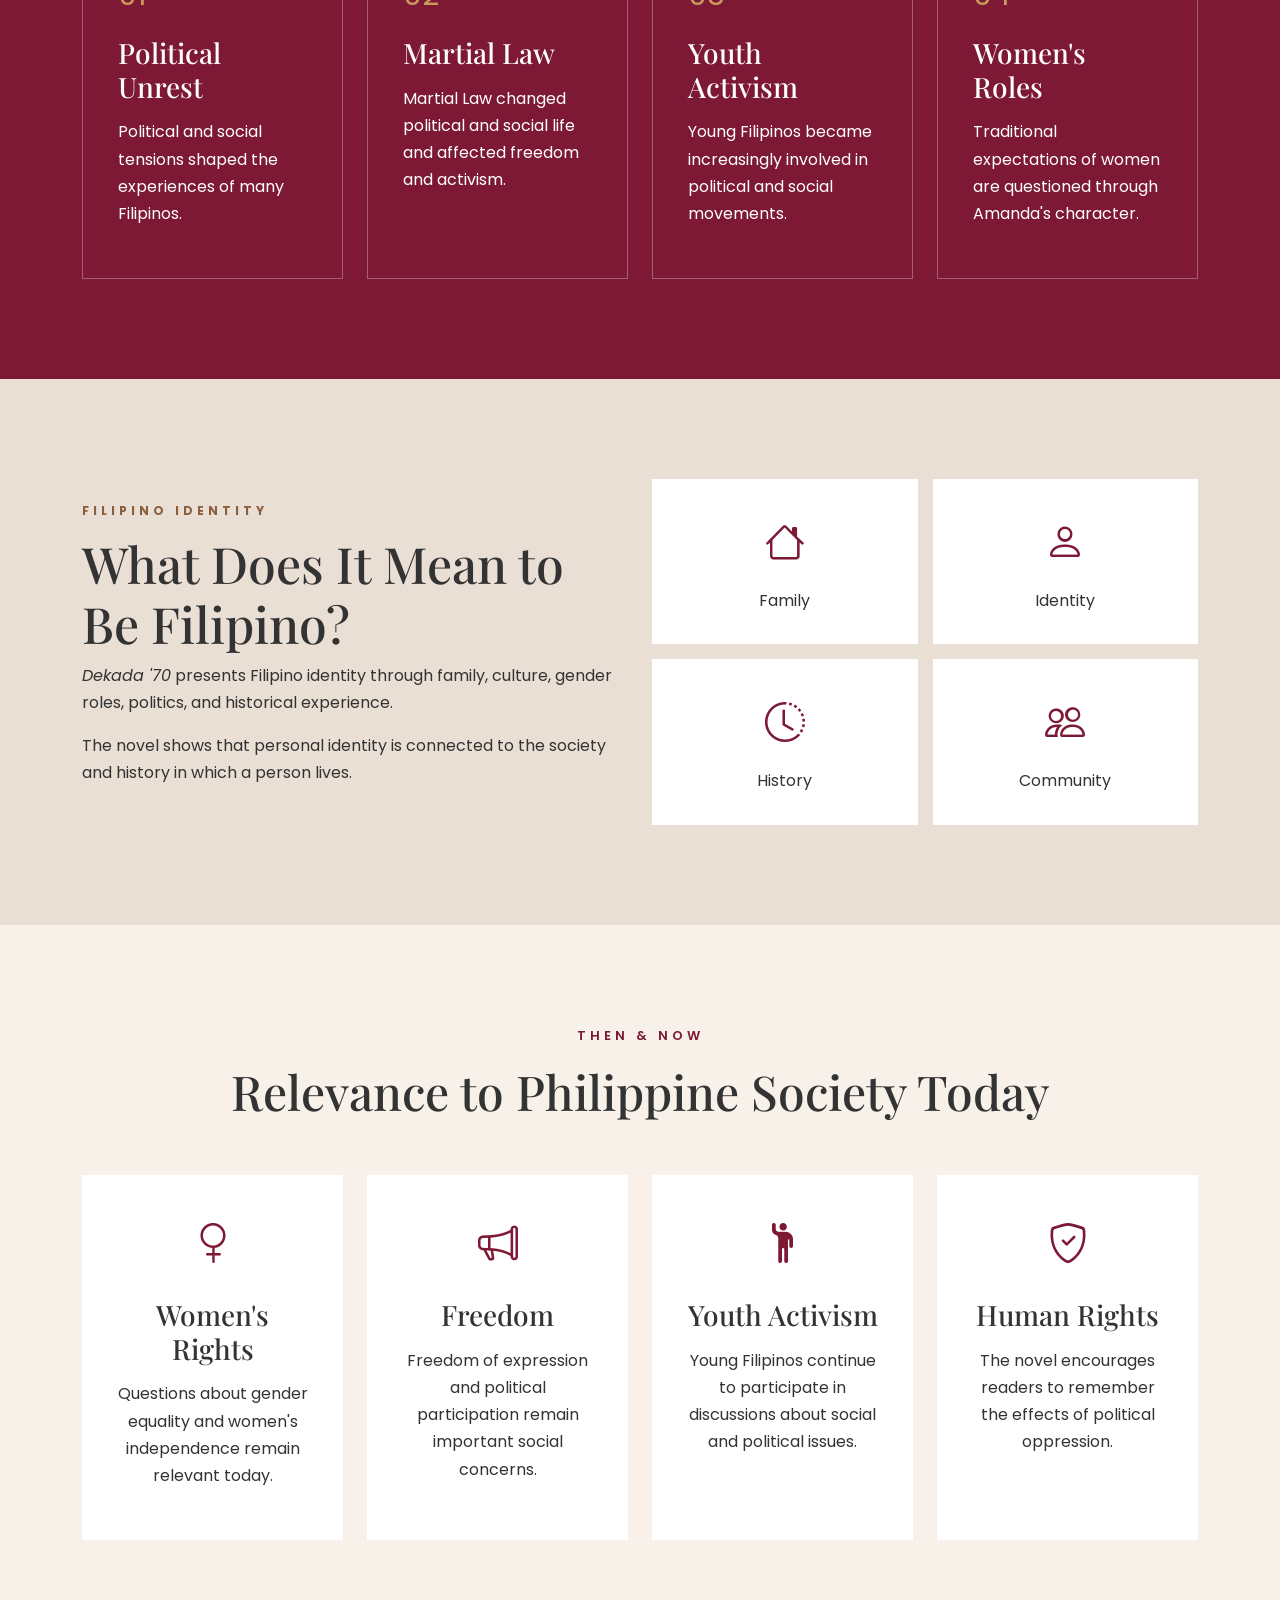
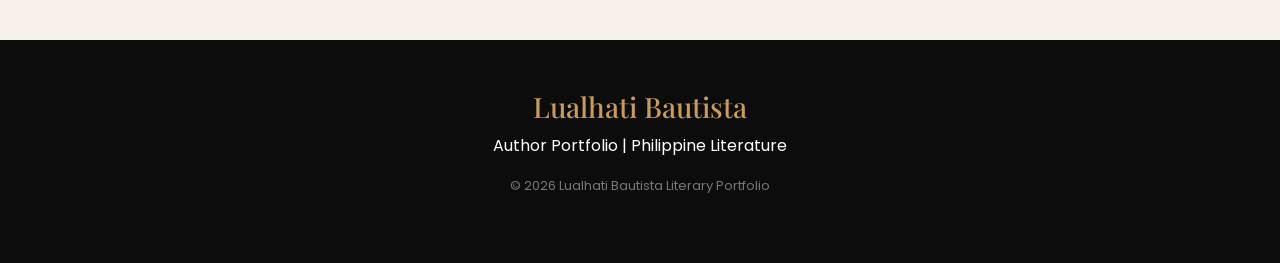
<file: contributions.html>
<!DOCTYPE html>
<html lang="en">
<head>

    <meta charset="UTF-8">
    <meta name="viewport" content="width=device-width, initial-scale=1.0">

    <title>Literary Contributions | Lualhati Bautista</title>

    <link href="https://cdn.jsdelivr.net/npm/bootstrap@5.3.3/dist/css/bootstrap.min.css" rel="stylesheet">

    <link rel="stylesheet"
          href="https://cdn.jsdelivr.net/npm/bootstrap-icons@1.11.3/font/bootstrap-icons.min.css">

    <link href="https://fonts.googleapis.com/css2?family=Playfair+Display:wght@500;600;700&family=Poppins:wght@300;400;500;600&display=swap" rel="stylesheet">

    <link rel="stylesheet" href="style.css">

</head>

<body>


/* navbar */

<nav class="navbar navbar-expand-lg navbar-dark fixed-top">

    <div class="container">

        <a class="navbar-brand" href="index.html">
            Lualhati Bautista
        </a>

        <button class="navbar-toggler"
                data-bs-toggle="collapse"
                data-bs-target="#navbarNav">

            <span class="navbar-toggler-icon"></span>

        </button>


        <div class="collapse navbar-collapse" id="navbarNav">

            <ul class="navbar-nav ms-auto">

                <li class="nav-item">
                    <a class="nav-link" href="index.html">
                        Home
                    </a>
                </li>

                <li class="nav-item">
                    <a class="nav-link" href="biography.html">
                        Biography
                    </a>
                </li>

                <li class="nav-item">
                    <a class="nav-link" href="works.html">
                        Works
                    </a>
                </li>

                <li class="nav-item">
                    <a class="nav-link active"
                       href="contributions.html">
                        Literary Contributions
                    </a>
                </li>
                
                <li class="nav-item">
                    <a class="nav-link" href="references.html">
                        References
                    </a>
                </li>

                <li class="nav-item ms-lg-3">

                    <button id="darkModeBtn"
                            class="btn btn-outline-light btn-sm">

                        <i class="bi bi-moon-fill"></i>

                    </button>

                </li>

            </ul>

        </div>

    </div>

</nav>


/* head */

<section class="page-header">

    <div class="container">

        <p>LITERARY CONTRIBUTIONS</p>

        <h1>
            Literature, Society & Identity
        </h1>

        <span>
            Understanding the significance of Lualhati Bautista's works
        </span>

    </div>

</section>


<section class="section-padding">

    <div class="container">

        <div class="section-title text-center">

            <p>HER CONTRIBUTION</p>

            <h2>
                A Voice for Filipino Women
            </h2>

        </div>


        <div class="row g-4">


            <div class="col-md-6 col-lg-3">

                <div class="contribution-card">

                    <i class="bi bi-gender-female"></i>

                    <h3>
                        Filipino Women
                    </h3>

                    <p>
                        Her works portray women as complex individuals
                        with their own identities, struggles, choices,
                        and aspirations.
                    </p>

                </div>

            </div>


            <div class="col-md-6 col-lg-3">

                <div class="contribution-card">

                    <i class="bi bi-people"></i>

                    <h3>
                        Social Issues
                    </h3>

                    <p>
                        Her literature addresses inequality, poverty,
                        family expectations, political problems,
                        and social injustice.
                    </p>

                </div>

            </div>


            <div class="col-md-6 col-lg-3">

                <div class="contribution-card">

                    <i class="bi bi-megaphone"></i>

                    <h3>
                        Social Awareness
                    </h3>

                    <p>
                        Her stories encourage readers to recognize
                        social problems and think critically about
                        Philippine society.
                    </p>

                </div>

            </div>


            <div class="col-md-6 col-lg-3">

                <div class="contribution-card">

                    <i class="bi bi-flag"></i>

                    <h3>
                        Filipino Identity
                    </h3>

                    <p>
                        Her characters and stories reflect Filipino
                        culture, family relationships, history,
                        and everyday experiences.
                    </p>

                </div>

            </div>

        </div>

    </div>

</section>


/* dekada */

<section class="dekada-intro">

    <div class="container">

        <div class="row align-items-center">

            <div class="col-lg-7">

                <p class="section-label light-label">
                    FEATURED LITERARY ANALYSIS
                </p>

                <h2>
                    Dekada '70
                </h2>

                <h4>
                    A family story during a changing nation.
                </h4>

                <p>
                    <em>Dekada '70</em> is a novel by Lualhati
                    Bautista that follows the Bartolome family
                    during the politically turbulent 1970s.
                </p>

                <p>
                    Through Amanda Bartolome and her family,
                    Bautista connects personal experiences with
                    political and social changes in Philippine
                    society.
                </p>

            </div>


            <div class="col-lg-5">

                <div class="literary-info">

                    <p>
                        <strong>Title</strong>
                    </p>

                    <h4>
                        Dekada '70
                    </h4>


                    <p>
                        <strong>Author</strong>
                    </p>

                    <h4>
                        Lualhati Bautista
                    </h4>


                    <p>
                        <strong>Context</strong>
                    </p>

                    <h4>
                        Philippines, 1970s
                    </h4>


                    <p>
                        <strong>Genre</strong>
                    </p>

                    <h4>
                        Novel
                    </h4>

                </div>

            </div>

        </div>

    </div>

</section>



<section class="section-padding">

    <div class="container">

        <div class="section-title">

            <p>LITERARY ELEMENTS</p>

            <h2>
                Themes
            </h2>

        </div>


        <div class="row g-4">

            <div class="col-md-6">

                <div class="analysis-box">

                    <span>01</span>

                    <h3>
                        Women's Empowerment
                    </h3>

                    <p>
                        Amanda's development shows her growing
                        awareness of her identity and her desire
                        to have a voice beyond traditional roles
                        as a wife and mother.
                    </p>

                </div>

            </div>


            <div class="col-md-6">

                <div class="analysis-box">

                    <span>02</span>

                    <h3>
                        Freedom
                    </h3>

                    <p>
                        The novel explores personal and political
                        freedom and shows how restrictions on
                        society affect individual lives.
                    </p>

                </div>

            </div>


            <div class="col-md-6">

                <div class="analysis-box">

                    <span>03</span>

                    <h3>
                        Family
                    </h3>

                    <p>
                        The Bartolome family shows how political
                        and social events can influence relationships
                        inside the home.
                    </p>

                </div>

            </div>


            <div class="col-md-6">

                <div class="analysis-box">

                    <span>04</span>

                    <h3>
                        Social Change
                    </h3>

                    <p>
                        The younger generation challenges traditional
                        beliefs and becomes increasingly aware of
                        political and social issues.
                    </p>

                </div>

            </div>

        </div>

    </div>

</section>



<section class="character-section">

    <div class="container">

        <div class="section-title text-center">

            <p>CHARACTERS</p>

            <h2>
                The Bartolome Family
            </h2>

        </div>


        <div class="row g-4">


            <div class="col-md-6 col-lg-3">

                <div class="character-card">

                    <i class="bi bi-person-heart"></i>

                    <h3>
                        Amanda Bartolome
                    </h3>

                    <p>
                        The central character. Her transformation
                        represents a woman's awakening and search
                        for independence.
                    </p>

                </div>

            </div>


            <div class="col-md-6 col-lg-3">

                <div class="character-card">

                    <i class="bi bi-person"></i>

                    <h3>
                        Julian Bartolome
                    </h3>

                    <p>
                        Amanda's husband who represents traditional
                        patriarchal expectations within the family.
                    </p>

                </div>

            </div>


            <div class="col-md-6 col-lg-3">

                <div class="character-card">

                    <i class="bi bi-megaphone"></i>

                    <h3>
                        Jules Bartolome
                    </h3>

                    <p>
                        Amanda's politically active son who represents
                        youth activism and resistance.
                    </p>

                </div>

            </div>


            <div class="col-md-6 col-lg-3">

                <div class="character-card">

                    <i class="bi bi-people"></i>

                    <h3>
                        Bartolome Family
                    </h3>

                    <p>
                        Represents how national political events
                        can affect ordinary Filipino families.
                    </p>

                </div>

            </div>

        </div>

    </div>

</section>



<section class="section-padding">

    <div class="container">

        <div class="row g-5">


            <div class="col-lg-6">

                <p class="section-label">
                    LITERARY ELEMENT
                </p>

                <h2 class="section-heading">
                    Conflict
                </h2>


                <div class="list-item">

                    <span>01</span>

                    <div>

                        <h4>
                            Woman vs. Patriarchy
                        </h4>

                        <p>
                            Amanda struggles against traditional
                            expectations placed upon Filipino women.
                        </p>

                    </div>

                </div>


                <div class="list-item">

                    <span>02</span>

                    <div>

                        <h4>
                            Individual vs. Society
                        </h4>

                        <p>
                            Characters experience pressure from
                            the social and political environment.
                        </p>

                    </div>

                </div>


                <div class="list-item">

                    <span>03</span>

                    <div>

                        <h4>
                            Individual vs. Government
                        </h4>

                        <p>
                            Political activism creates conflict
                            between citizens and authority.
                        </p>

                    </div>

                </div>

            </div>

            <div class="col-lg-6">

                <p class="section-label">
                    LITERARY ELEMENT
                </p>

                <h2 class="section-heading">
                    Symbolism
                </h2>


                <div class="symbol-card">

                    <i class="bi bi-stars"></i>

                    <h3>
                        Amanda's Transformation
                    </h3>

                    <p>
                        Amanda's transformation can be interpreted
                        as a symbol of the awakening and increasing
                        independence of Filipino women.
                    </p>

                </div>


                <div class="symbol-card">

                    <i class="bi bi-house-heart"></i>

                    <h3>
                        The Bartolome Family
                    </h3>

                    <p>
                        The family can be interpreted as a reflection
                        of Philippine society. Their internal conflicts
                        mirror larger social and political tensions.
                    </p>

                </div>

            </div>

        </div>

    </div>

</section>


<section class="history-section">

    <div class="container">

        <div class="section-title text-center">

            <p>HISTORICAL & CULTURAL CONTEXT</p>

            <h2>
                The Philippines in the 1970s
            </h2>

        </div>


        <div class="row g-4">


            <div class="col-md-6 col-lg-3">

                <div class="history-card">

                    <span>01</span>

                    <h3>
                        Political Unrest
                    </h3>

                    <p>
                        Political and social tensions shaped
                        the experiences of many Filipinos.
                    </p>

                </div>

            </div>


            <div class="col-md-6 col-lg-3">

                <div class="history-card">

                    <span>02</span>

                    <h3>
                        Martial Law
                    </h3>

                    <p>
                        Martial Law changed political and social
                        life and affected freedom and activism.
                    </p>

                </div>

            </div>


            <div class="col-md-6 col-lg-3">

                <div class="history-card">

                    <span>03</span>

                    <h3>
                        Youth Activism
                    </h3>

                    <p>
                        Young Filipinos became increasingly involved
                        in political and social movements.
                    </p>

                </div>

            </div>


            <div class="col-md-6 col-lg-3">

                <div class="history-card">

                    <span>04</span>

                    <h3>
                        Women's Roles
                    </h3>

                    <p>
                        Traditional expectations of women are
                        questioned through Amanda's character.
                    </p>

                </div>

            </div>

        </div>

    </div>

</section>

<section class="identity-section">

    <div class="container">

        <div class="row align-items-center">

            <div class="col-lg-6">

                <p class="section-label">
                    FILIPINO IDENTITY
                </p>

                <h2>
                    What Does It Mean to Be Filipino?
                </h2>

                <p>
                    <em>Dekada '70</em> presents Filipino identity
                    through family, culture, gender roles, politics,
                    and historical experience.
                </p>

                <p>
                    The novel shows that personal identity is
                    connected to the society and history in which
                    a person lives.
                </p>

            </div>


            <div class="col-lg-6">

                <div class="identity-list">

                    <div>
                        <i class="bi bi-house"></i>
                        <span>Family</span>
                    </div>

                    <div>
                        <i class="bi bi-person"></i>
                        <span>Identity</span>
                    </div>

                    <div>
                        <i class="bi bi-clock-history"></i>
                        <span>History</span>
                    </div>

                    <div>
                        <i class="bi bi-people"></i>
                        <span>Community</span>
                    </div>

                </div>

            </div>

        </div>

    </div>

</section>


<section class="section-padding">

    <div class="container">

        <div class="section-title text-center">

            <p>THEN & NOW</p>

            <h2>
                Relevance to Philippine Society Today
            </h2>

        </div>


        <div class="row g-4">


            <div class="col-md-6 col-lg-3">

                <div class="relevance-card">

                    <i class="bi bi-gender-female"></i>

                    <h3>
                        Women's Rights
                    </h3>

                    <p>
                        Questions about gender equality and women's
                        independence remain relevant today.
                    </p>

                </div>

            </div>


            <div class="col-md-6 col-lg-3">

                <div class="relevance-card">

                    <i class="bi bi-megaphone"></i>

                    <h3>
                        Freedom
                    </h3>

                    <p>
                        Freedom of expression and political participation
                        remain important social concerns.
                    </p>

                </div>

            </div>


            <div class="col-md-6 col-lg-3">

                <div class="relevance-card">

                    <i class="bi bi-person-raised-hand"></i>

                    <h3>
                        Youth Activism
                    </h3>

                    <p>
                        Young Filipinos continue to participate in
                        discussions about social and political issues.
                    </p>

                </div>

            </div>


            <div class="col-md-6 col-lg-3">

                <div class="relevance-card">

                    <i class="bi bi-shield-check"></i>

                    <h3>
                        Human Rights
                    </h3>

                    <p>
                        The novel encourages readers to remember
                        the effects of political oppression.
                    </p>

                </div>

            </div>

        </div>

    </div>

</section>


<footer>

    <div class="container text-center">

        <h3>Lualhati Bautista</h3>

        <p>
            Author Portfolio | Philippine Literature
        </p>

        <p class="copyright">
            © 2026 Lualhati Bautista Literary Portfolio
        </p>

    </div>

</footer>


<button id="backToTop" class="back-to-top">

    <i class="bi bi-arrow-up"></i>

</button>


<script src="https://cdn.jsdelivr.net/npm/bootstrap@5.3.3/dist/js/bootstrap.bundle.min.js"></script>

<script src="script.js"></script>

</body>
</html>
</file>
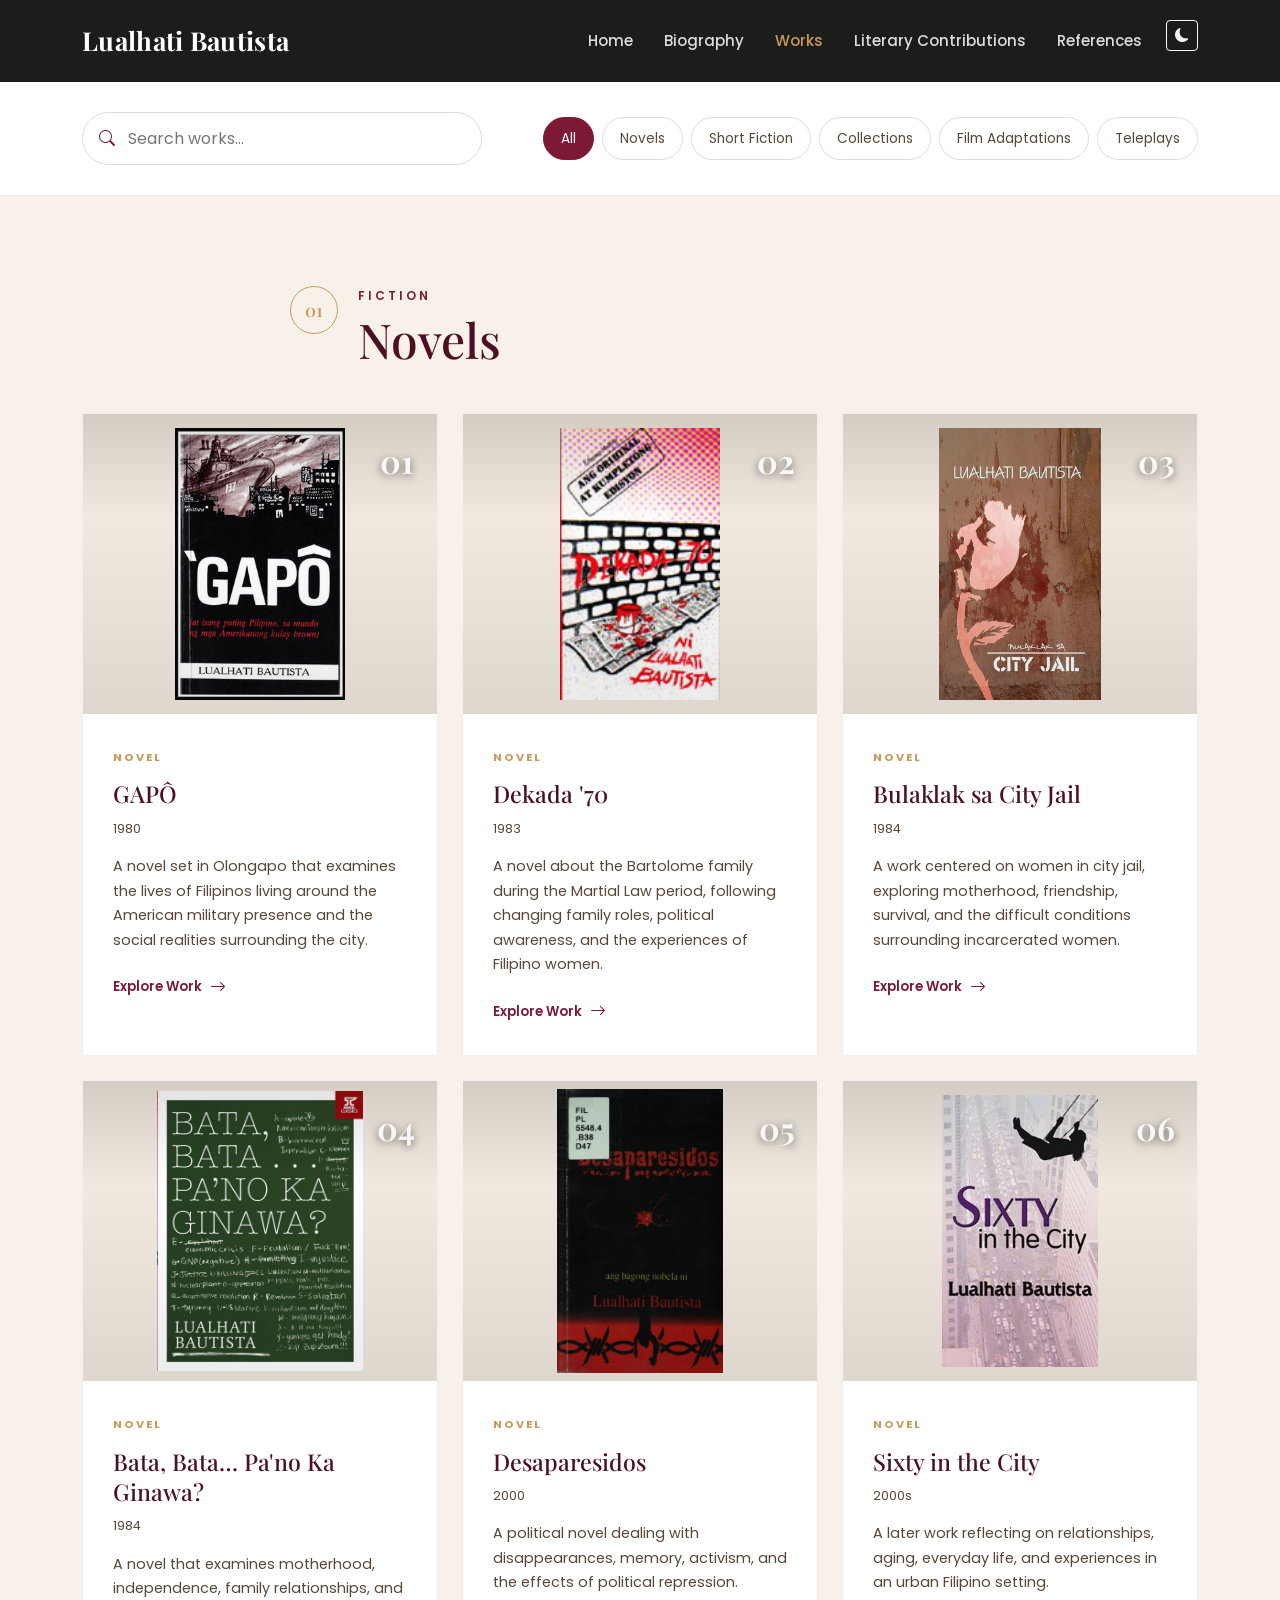
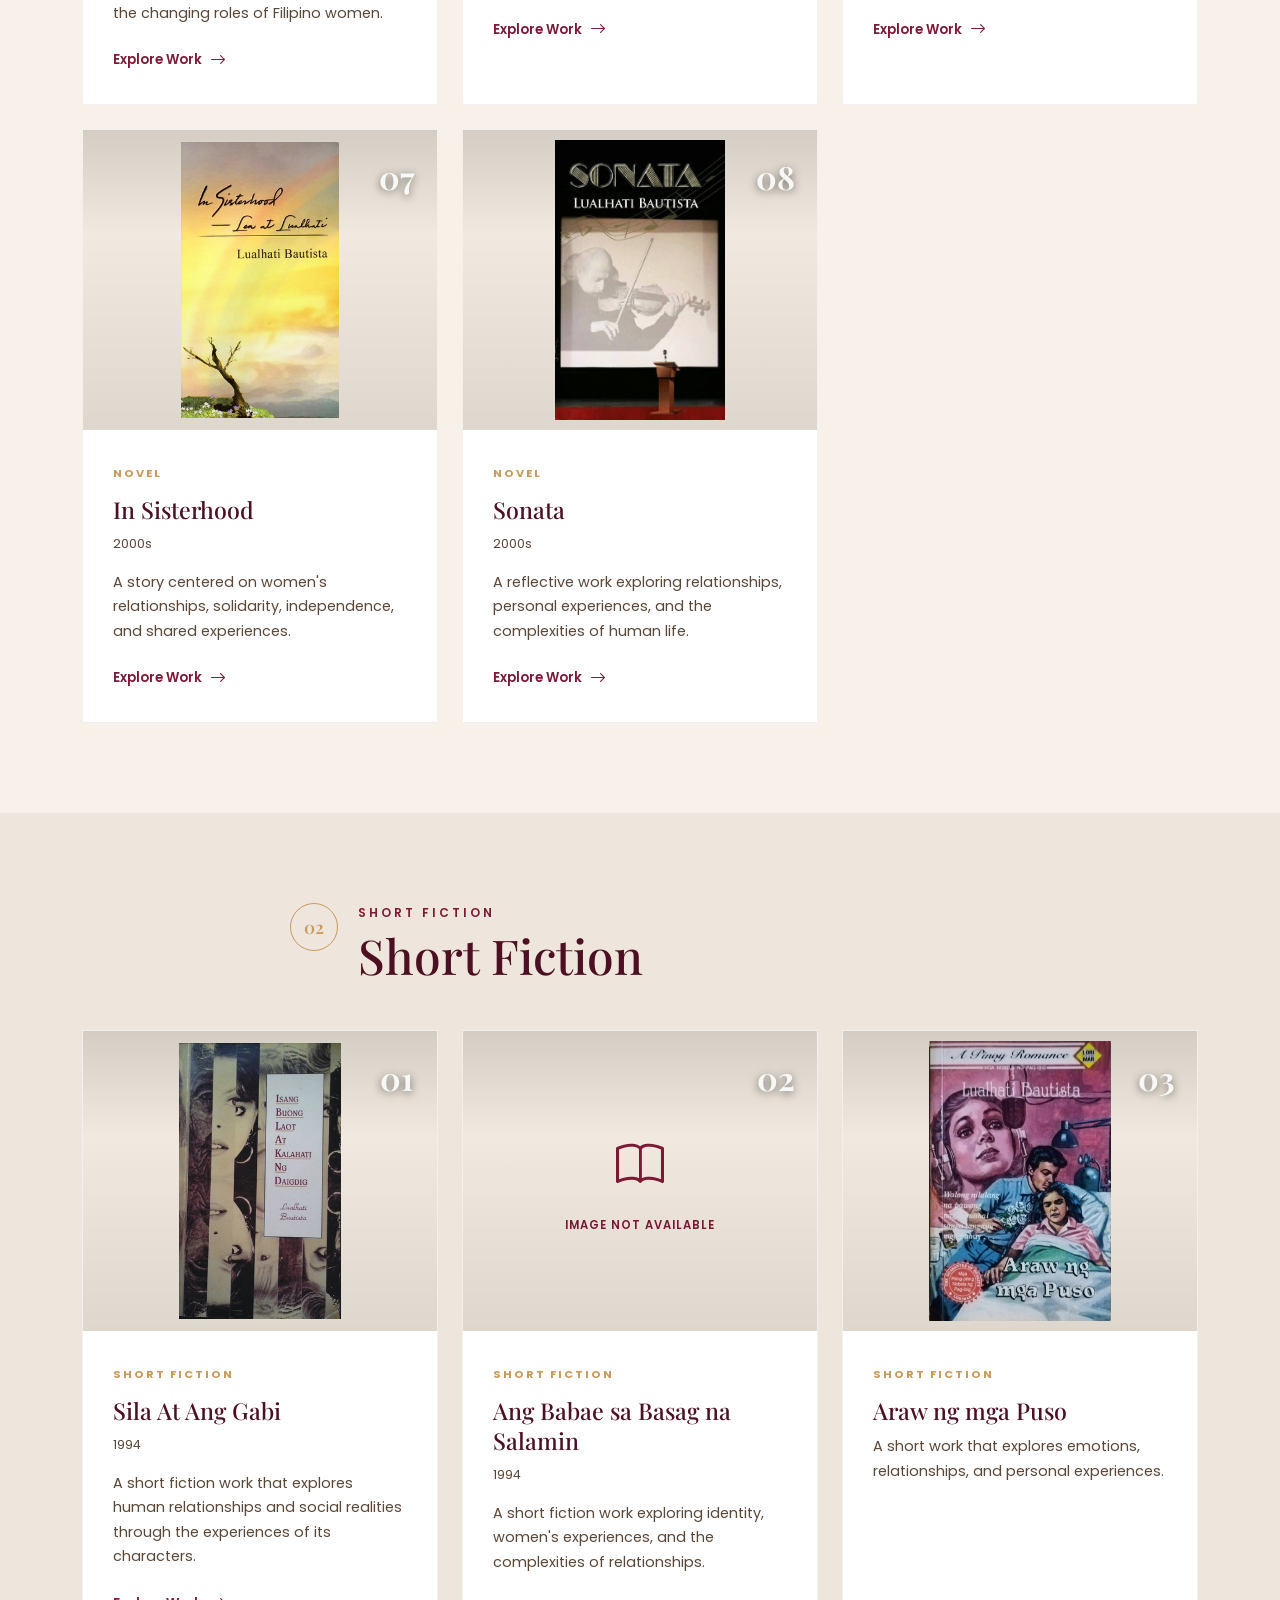
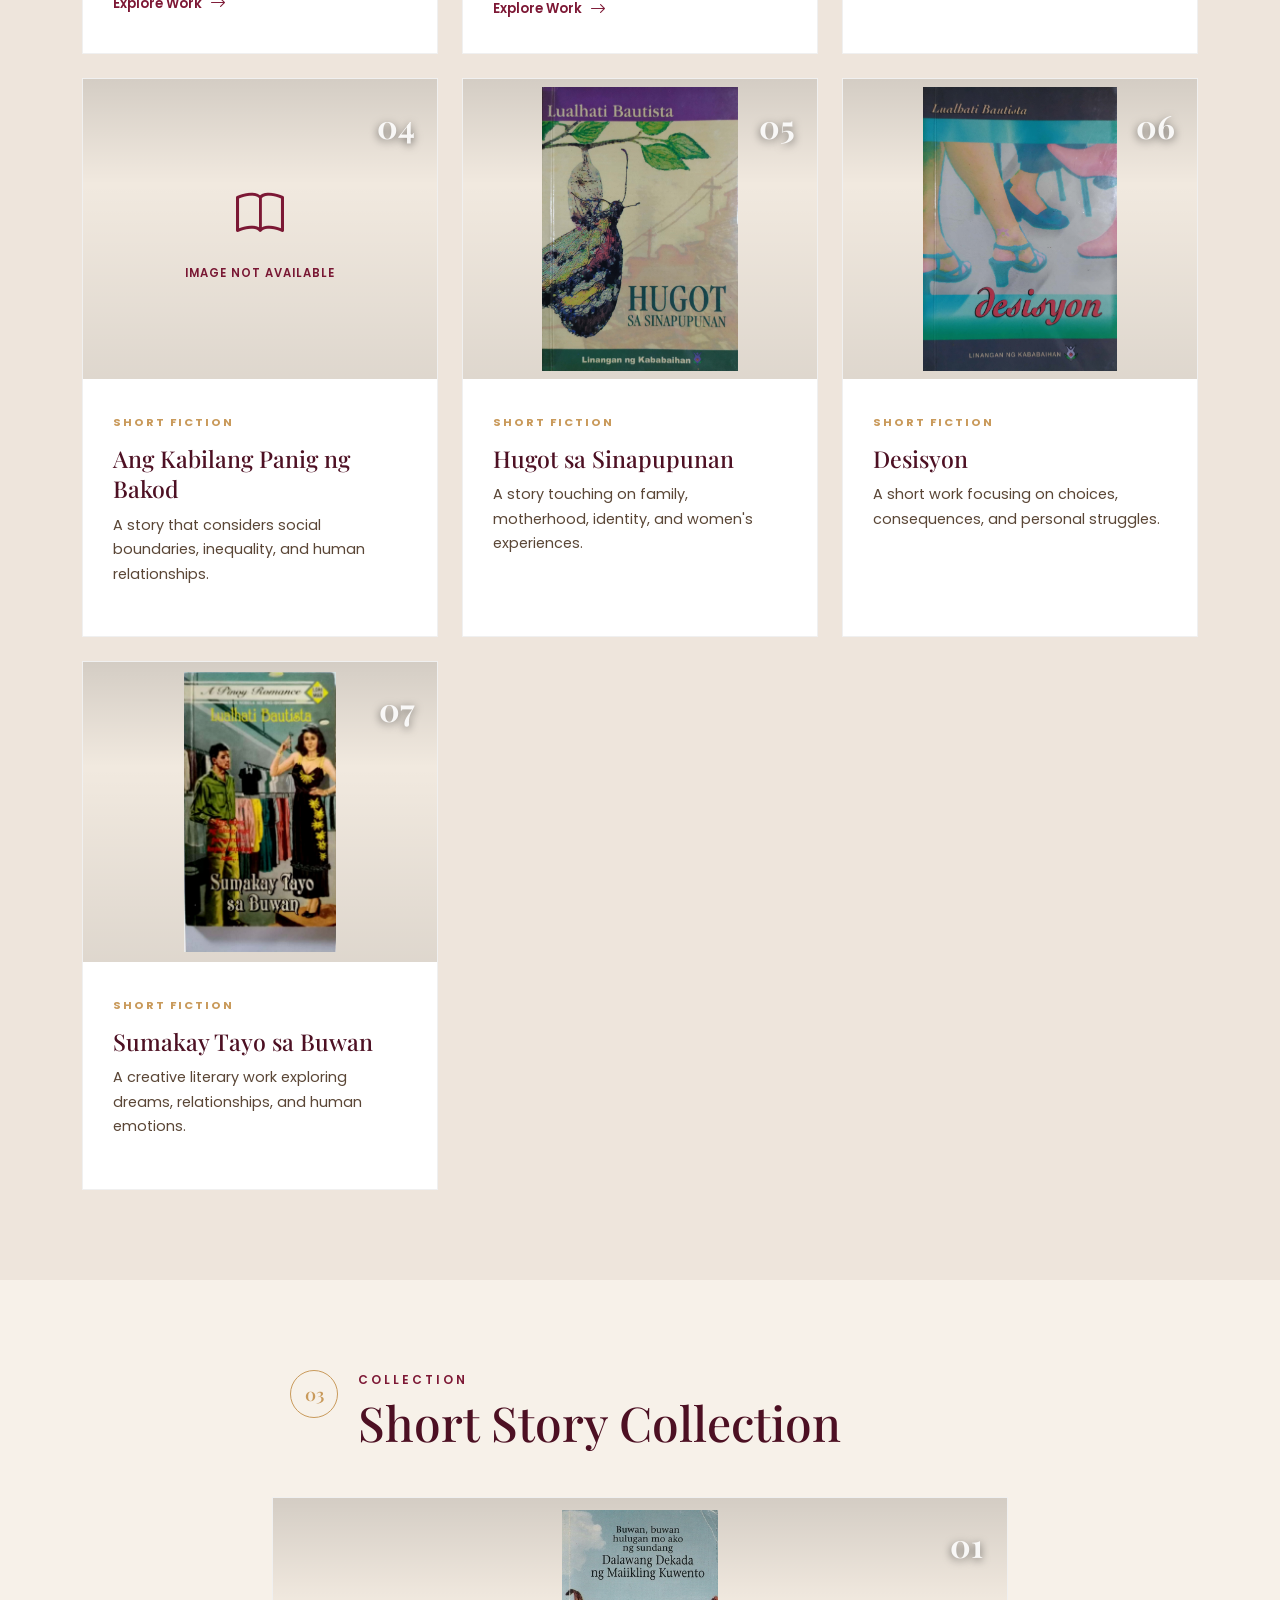
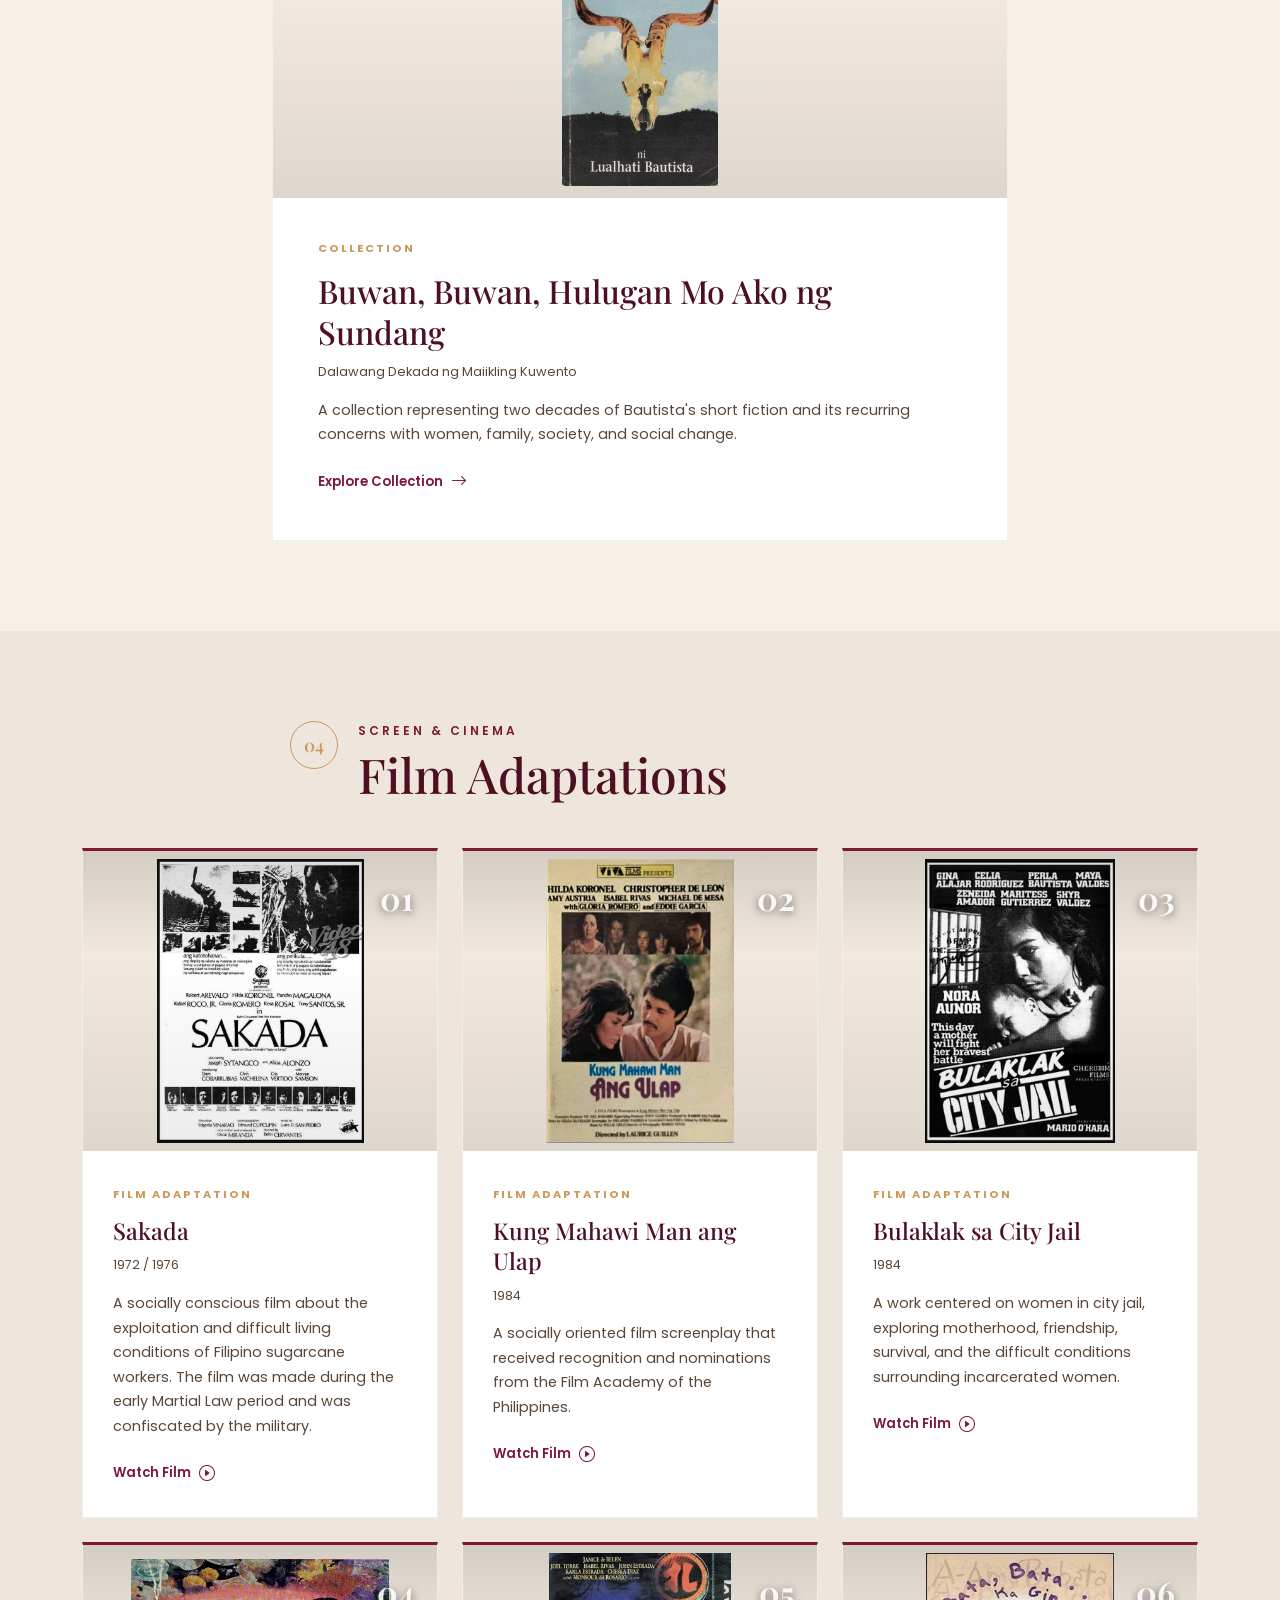
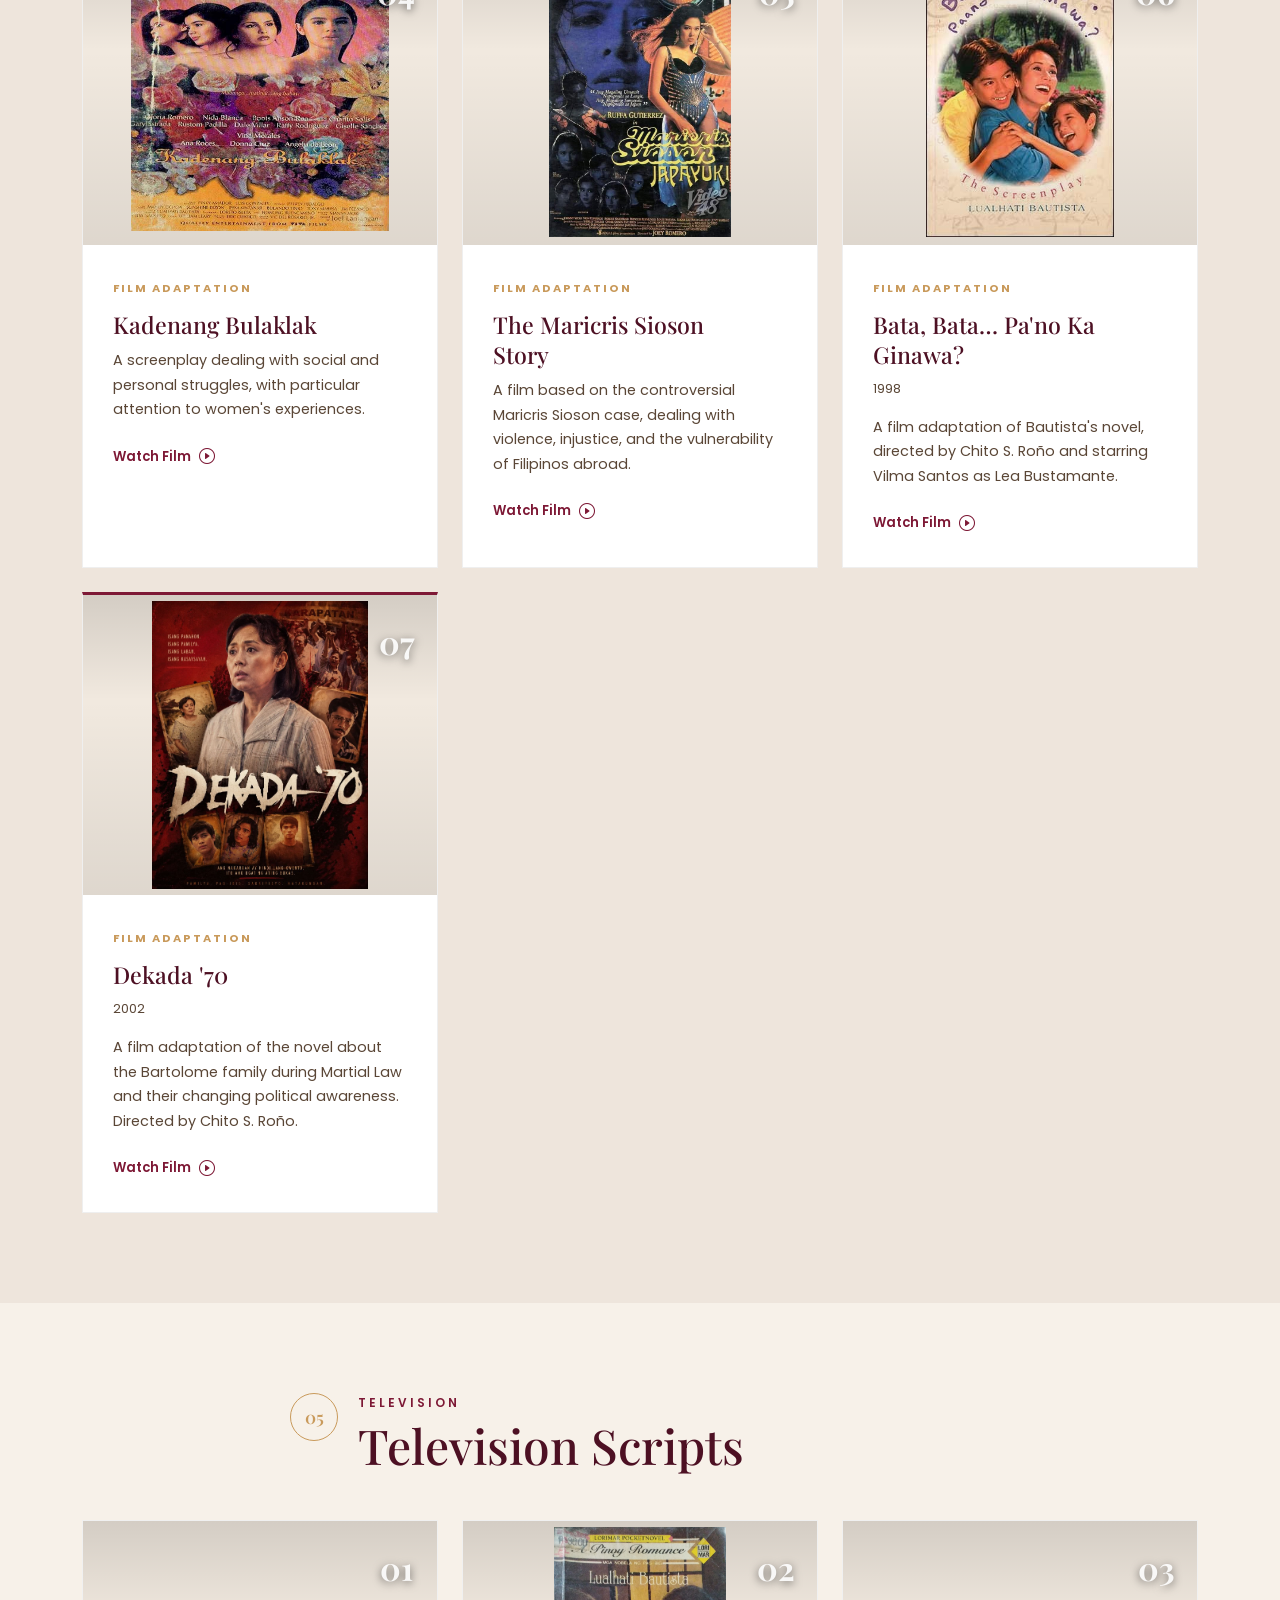
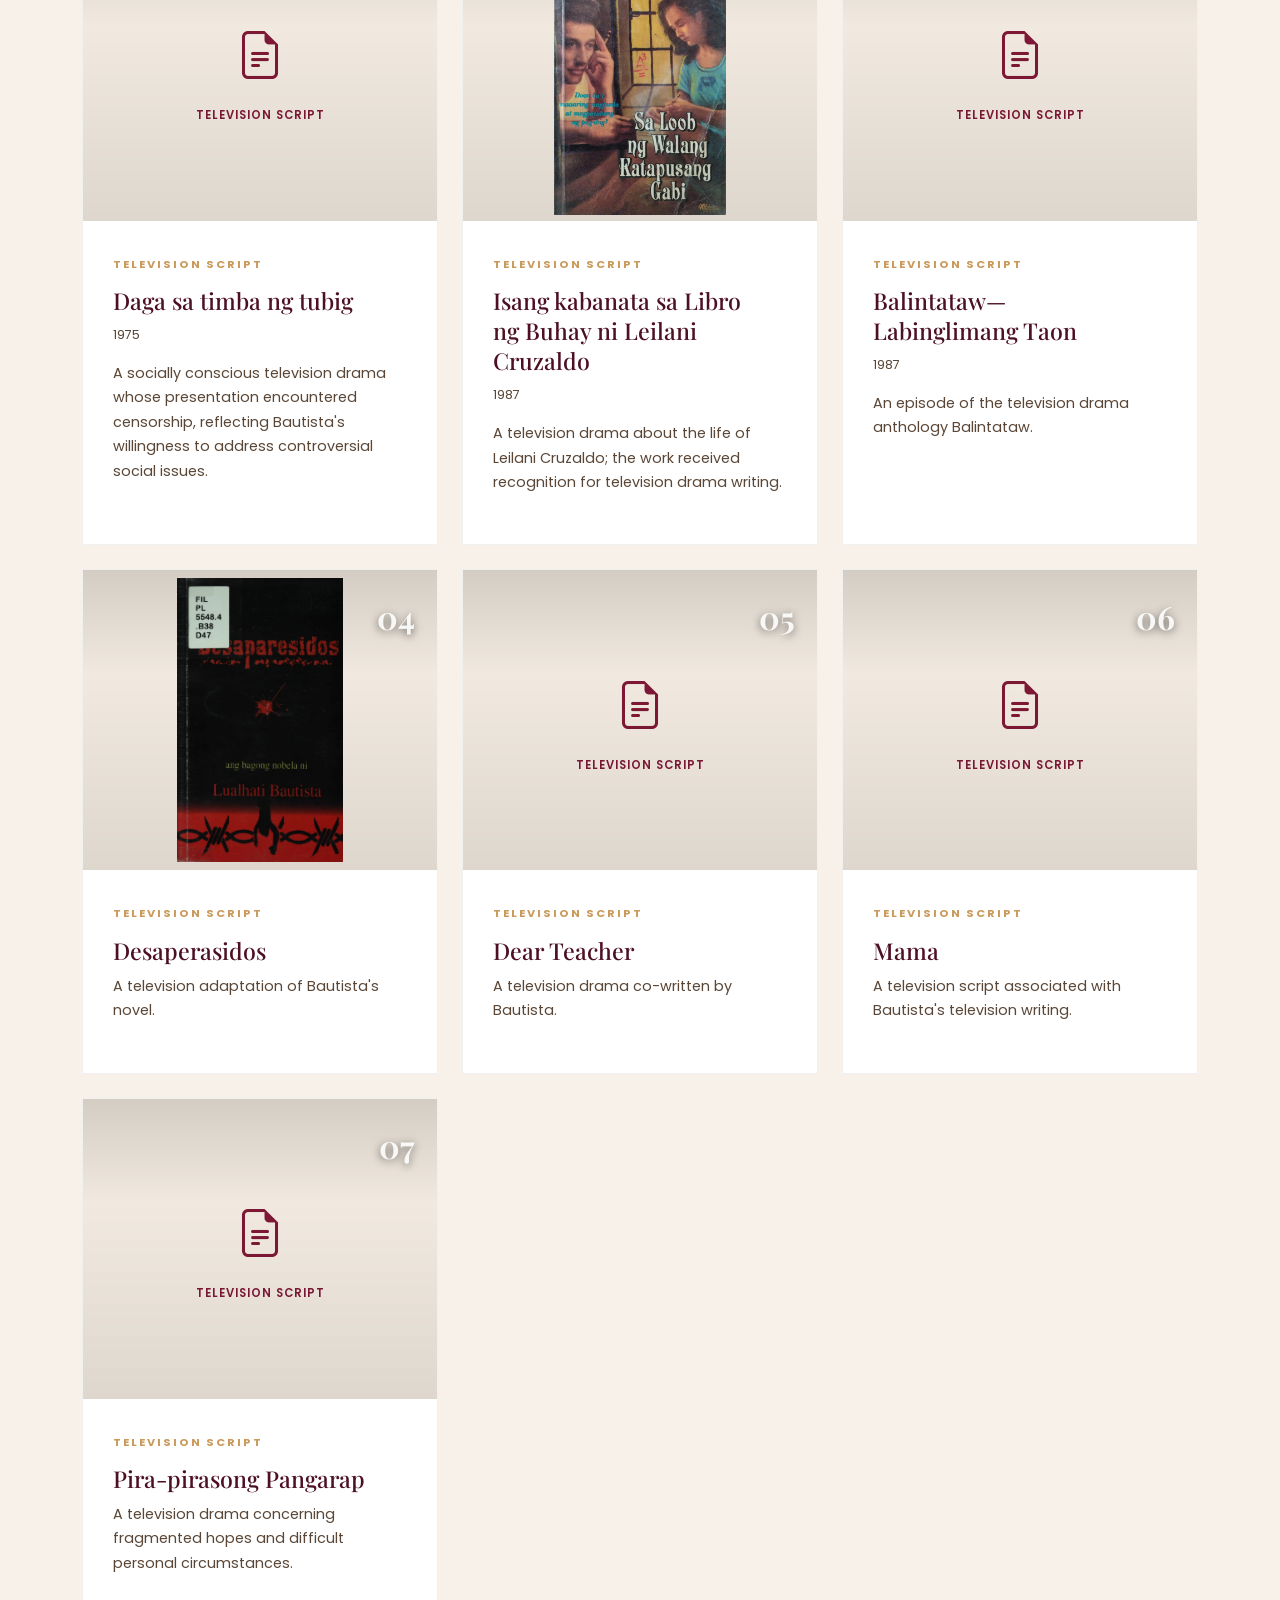
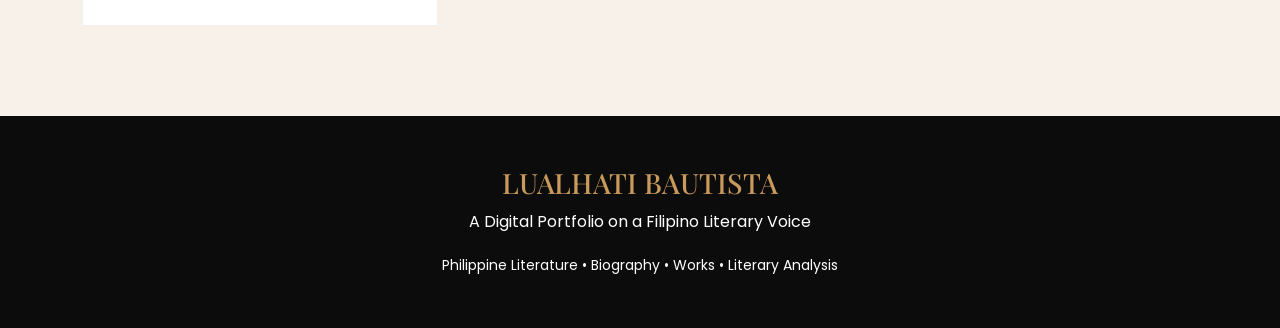
<file: works.html>
<!DOCTYPE html>
<html lang="en">
 <head>
  <meta charset="utf-8"/>
  <meta content="width=device-width, initial-scale=1.0" name="viewport"/>
  <title>
   Works | Lualhati Bautista
  </title>
 
  <link href="https://cdn.jsdelivr.net/npm/bootstrap@5.3.3/dist/css/bootstrap.min.css" rel="stylesheet"/>
  
  <link href="https://cdn.jsdelivr.net/npm/bootstrap-icons@1.11.3/font/bootstrap-icons.min.css" rel="stylesheet"/>
  
  <link href="https://fonts.googleapis.com/css2?family=Playfair+Display:wght@400;500;600;700&amp;family=Poppins:wght@300;400;500;600;700&amp;display=swap" rel="stylesheet"/>
  
  <link href="style.css" rel="stylesheet"/>
  
  <link href="works.css" rel="stylesheet"/>

 </head>
 <body>
  
  <nav class="navbar navbar-expand-lg navbar-dark">
   <div class="container">
      <a class="navbar-brand" href="index.html">
      Lualhati Bautista
      </a>
          <button class="navbar-toggler" data-bs-target="#navbarNav" data-bs-toggle="collapse" type="button">
            <span class="navbar-toggler-icon"> </span>
        </button>
      <div class="collapse navbar-collapse" id="navbarNav">
        <ul class="navbar-nav ms-auto">
          <li class="nav-item">
          <a class="nav-link" href="index.html">
             Home
          </a>
        </li>
          <li class="nav-item">
            <a class="nav-link" href="biography.html">
             Biography
             </a>
          </li>
          <li class="nav-item">
             <a class="nav-link active" href="works.html">
              Works
            </a>
          </li>
        <li class="nav-item">
          <a class="nav-link" href="contributions.html">
            Literary Contributions
          </a>
        </li>
        <li class="nav-item">
          <a class="nav-link" href="references.html">
            References
          </a>
        </li>
        <li class="nav-item ms-lg-3">
          <button class="btn btn-outline-light btn-sm" id="darkModeBtn">
            <i class="bi bi-moon-fill">
            </i>
          </button>
        </li>
      </ul>
      </div>
    </div>
  </nav>
  
  <section class="works-controls">
   <div class="container">
    <div class="works-toolbar">
  
     <div class="search-box">
      <i class="bi bi-search">
      </i>
      <input aria-label="Search literary works" id="workSearch" placeholder="Search works..." type="search"/>
     </div>
    
     <div class="work-filters" id="workFilters">
      <button class="filter-btn active" data-filter="all">
       All
      </button>
      <button class="filter-btn" data-filter="novel">
       Novels
      </button>
      <button class="filter-btn" data-filter="fiction">
       Short Fiction
      </button>
      <button class="filter-btn" data-filter="collection">
       Collections
      </button>
      <button class="filter-btn" data-filter="adaptation">
       Film Adaptations
      </button>
      <button class="filter-btn" data-filter="teleplay">
       Teleplays
      </button>
     </div>
    </div>
   </div>
  </section>

  <section class="section-padding works-section work-section">
   <div class="container">
    <div class="section-heading">
     <span>
      01
     </span>
     <div>
      <p>
       FICTION
      </p>
      <h2>
        Novels
      </h2>
     </div>
    </div>
    <div class="row g-4">
    
     <div class="col-md-6 col-lg-4 work-item" data-category="novel" data-title="GAPÔ">
      <article class="work-card">
       <div class="work-image">
        <img alt="GAPÔ" loading="lazy" src="images/gapo.jpg"/ class="work-gapo">
       </div>
       <div class="work-number">
        01
       </div>
       <div class="work-card-body">
        <span class="work-category">
         NOVEL
        </span>
        <h3>
         GAPÔ
        </h3>
        <span class="work-year">
         1980
        </span>
        <p>
         A novel set in Olongapo that examines the lives of Filipinos living around the American military presence and the social realities surrounding the city.
        </p>
        <a class="work-link" href="https://openlibrary.org/search?q=Gapo+Lualhati+Bautista" target="_blank">
         Explore Work
         <i class="bi bi-arrow-right">
         </i>
        </a>
       </div>
      </article>
     </div>
   
     <div class="col-md-6 col-lg-4 work-item" data-category="novel" data-title="Dekada '70">
      <article class="work-card">
       <div class="work-image">
        <img alt="Dekada '70" loading="lazy" src="images/dekada70.jpg"/ class="work-dekada-novel">
       </div>
       <div class="work-number">
        02
       </div>
       <div class="work-card-body">
        <span class="work-category">
         NOVEL
        </span>
        <h3>
         Dekada '70
        </h3>
        <span class="work-year">
         1983
        </span>
        <p>
         A novel about the Bartolome family during the Martial Law period, following changing family roles, political awareness, and the experiences of Filipino women.
        </p>
        <a class="work-link" href="https://openlibrary.org/search?q=Dekada+70+Lualhati+Bautista" target="_blank">
         Explore Work
         <i class="bi bi-arrow-right">
         </i>
        </a>
       </div>
      </article>
     </div>
     
     <div class="col-md-6 col-lg-4 work-item" data-category="novel" data-title="Bulaklak sa City Jail">
      <article class="work-card">
       <div class="work-image">
        <img alt="Bulaklak sa City Jail" loading="lazy" src="images/bulaklak sa city jail.jpg"/ class="work-bulaklak-novel">
       </div>
       <div class="work-number">
        03
       </div>
       <div class="work-card-body">
        <span class="work-category">
         NOVEL
        </span>
        <h3>
         Bulaklak sa City Jail
        </h3>
        <span class="work-year">
         1984
        </span>
        <p>
         A work centered on women in city jail, exploring motherhood, friendship, survival, and the difficult conditions surrounding incarcerated women.
        </p>
        <a class="work-link" href="https://openlibrary.org/search?q=Bulaklak+sa+City+Jail" target="_blank">
         Explore Work
         <i class="bi bi-arrow-right">
         </i>
        </a>
       </div>
      </article>
     </div>
     
     <div class="col-md-6 col-lg-4 work-item" data-category="novel" data-title="Bata Bata Pa'no Ka Ginawa">
      <article class="work-card">
       <div class="work-image">
        <img alt="Bata Bata Pa'no Ka Ginawa" loading="lazy" src="images/bata novel.jpg"/ class="work-bata-novel">
       </div>
       <div class="work-number">
        04
       </div>
       <div class="work-card-body">
        <span class="work-category">
         NOVEL
        </span>
        <h3>
         Bata, Bata… Pa'no Ka Ginawa?
        </h3>
        <span class="work-year">
         1984
        </span>
        <p>
         A novel that examines motherhood, independence, family relationships, and the changing roles of Filipino women.
        </p>
        <a class="work-link" href="https://openlibrary.org/search?q=Bata+Bata+Paano+Ka+Ginawa" target="_blank">
         Explore Work
         <i class="bi bi-arrow-right">
         </i>
        </a>
       </div>
      </article>
     </div>
 
     <div class="col-md-6 col-lg-4 work-item" data-category="novel" data-title="Desaparesidos">
      <article class="work-card">
       <div class="work-image">
        <img alt="Desaparesidos" loading="lazy" src="images/desaperasidos.jpg"/ class="work-desaperesidos">
       </div>
       <div class="work-number">
        05
       </div>
       <div class="work-card-body">
        <span class="work-category">
         NOVEL
        </span>
        <h3>
         Desaparesidos
        </h3>
        <span class="work-year">
         2000
        </span>
        <p>
         A political novel dealing with disappearances, memory, activism, and the effects of political repression.
        </p>
        <a class="work-link" href="https://openlibrary.org/search?q=Desaparesidos+Lualhati+Bautista" target="_blank">
         Explore Work
         <i class="bi bi-arrow-right">
         </i>
        </a>
       </div>
      </article>
     </div>
   
     <div class="col-md-6 col-lg-4 work-item" data-category="novel" data-title="Sixty in the City">
      <article class="work-card">
       <div class="work-image">
        <img alt="Sixty in the City" loading="lazy" src="images/sixty.jpg"/ class="work-sixty">
       </div>
       <div class="work-number">
        06
       </div>
       <div class="work-card-body">
        <span class="work-category">
         NOVEL
        </span>
        <h3>
         Sixty in the City
        </h3>
        <span class="work-year">
         2000s
        </span>
        <p>
         A later work reflecting on relationships, aging, everyday life, and experiences in an urban Filipino setting.
        </p>
        <a class="work-link" href="https://openlibrary.org/search?q=Sixty+in+the+City+Lualhati+Bautista" target="_blank">
         Explore Work
         <i class="bi bi-arrow-right">
         </i>
        </a>
       </div>
      </article>
     </div>
   
     <div class="col-md-6 col-lg-4 work-item" data-category="novel" data-title="In Sisterhood">
      <article class="work-card">
       <div class="work-image">
        <img alt="In Sisterhood" loading="lazy" src="images/in sisterhood.jpg"/ class="work-in-sisterhood">
       </div>
       <div class="work-number">
        07
       </div>
       <div class="work-card-body">
        <span class="work-category">
         NOVEL
        </span>
        <h3>
         In Sisterhood
        </h3>
        <span class="work-year">
         2000s
        </span>
        <p>
         A story centered on women's relationships, solidarity, independence, and shared experiences.
        </p>
        <a class="work-link" href="https://openlibrary.org/search?q=In+Sisterhood+Lualhati+Bautista" target="_blank">
         Explore Work
         <i class="bi bi-arrow-right">
         </i>
        </a>
       </div>
      </article>
     </div>
    
     <div class="col-md-6 col-lg-4 work-item" data-category="novel" data-title="Sonata">
      <article class="work-card">
       <div class="work-image">
        <img alt="Sonata" loading="lazy" src="images/sonata.jpg"/ class="work-sonata">
       </div>
       <div class="work-number">
        08
       </div>
       <div class="work-card-body">
        <span class="work-category">
         NOVEL
        </span>
        <h3>
         Sonata
        </h3>
        <span class="work-year">
         2000s
        </span>
        <p>
         A reflective work exploring relationships, personal experiences, and the complexities of human life.
        </p>
        <a class="work-link" href="https://openlibrary.org/search?q=Sonata+Lualhati+Bautista" target="_blank">
         Explore Work
         <i class="bi bi-arrow-right">
         </i>
        </a>
       </div>
      </article>
     </div>
    </div>
   </div>
  </section>
 
  <section class="section-padding alternate-section work-section">
   <div class="container">
    <div class="section-heading">
     <span>
      02
     </span>
     <div>
      <p>
       SHORT FICTION
      </p>
      <h2>
       Short Fiction
      </h2>
     </div>
    </div>
    <div class="row g-4">
     <div class="col-md-6 col-lg-4 work-item" data-category="fiction" data-title="Sila At Ang Gabi Isang Buong Laot at Kalahati ng Daigdig">
      <article class="work-card">
       <div class="work-image">
        <img alt="Sila At Ang Gabi Isang Buong Laot at Kalahati ng Daigdig" loading="lazy" src="images/sila.jpg"/ class="work-sila">
       </div>
       <div class="work-number">
        01
       </div>
       <div class="work-card-body">
        <span class="work-category">
         SHORT FICTION
        </span>
        <h3>
         Sila At Ang Gabi
        </h3>
        <span class="work-year">
         1994
        </span>
        <p>
         A short fiction work that explores human relationships and social realities through the experiences of its characters.
        </p>
        <a class="work-link" href="https://openlibrary.org/search?q=Sila+At+Ang+Gabi+Lualhati+Bautista" target="_blank">
         Explore Work
         <i class="bi bi-arrow-right">
         </i>
        </a>
       </div>
      </article>
     </div>
     <div class="col-md-6 col-lg-4 work-item" data-category="fiction" data-title="Ang Babae sa Basag na Salamin">
      <article class="work-card">
       <div class="work-image work-image-placeholder">
        <i class="bi bi-book">
        </i>
        <span>
         Image not available
        </span>
       </div>
       <div class="work-number">
        02
       </div>
       <div class="work-card-body">
        <span class="work-category">
         SHORT FICTION
        </span>
        <h3>
         Ang Babae sa Basag na Salamin
        </h3>
        <span class="work-year">
         1994
        </span>
        <p>
         A short fiction work exploring identity, women's experiences, and the complexities of relationships.
        </p>
        <a class="work-link" href="https://openlibrary.org/search?q=Ang+Babae+sa+Basag+na+Salamin" target="_blank">
         Explore Work
         <i class="bi bi-arrow-right">
         </i>
        </a>
       </div>
      </article>
     </div>
     <div class="col-md-6 col-lg-4 work-item" data-category="fiction" data-title="Araw ng mga Puso">
      <article class="work-card">
       <div class="work-image">
        <img alt="Araw ng mga Puso" loading="lazy" src="images/araw.jpg"/ class="work-araw">
       </div>
       <div class="work-number">
        03
       </div>
       <div class="work-card-body">
        <span class="work-category">
         SHORT FICTION
        </span>
        <h3>
         Araw ng mga Puso
        </h3>
        <p>
         A short work that explores emotions, relationships, and personal experiences.
        </p>
       </div>
      </article>
     </div>
     <div class="col-md-6 col-lg-4 work-item" data-category="fiction" data-title="Ang Kabilang Panig ng Bakod">
      <article class="work-card">
       <div class="work-image work-image-placeholder">
        <i class="bi bi-book">
        </i>
        <span>
         Image not available
        </span>
       </div>
       <div class="work-number">
        04
       </div>
       <div class="work-card-body">
        <span class="work-category">
         SHORT FICTION
        </span>
        <h3>
         Ang Kabilang Panig ng Bakod
        </h3>
        <p>
         A story that considers social boundaries, inequality, and human relationships.
        </p>
       </div>
      </article>
     </div>
     <div class="col-md-6 col-lg-4 work-item" data-category="fiction" data-title="Hugot sa Sinapupunan">
      <article class="work-card">
       <div class="work-image">
        <img alt="Hugot sa Sinapupunan" loading="lazy" src="images/Hugot.jpg"/ class="work-hugot">
       </div>
       <div class="work-number">
        05
       </div>
       <div class="work-card-body">
        <span class="work-category">
         SHORT FICTION
        </span>
        <h3>
         Hugot sa Sinapupunan
        </h3>
        <p>
         A story touching on family, motherhood, identity, and women's experiences.
        </p>
       </div>
      </article>
     </div>
     <div class="col-md-6 col-lg-4 work-item" data-category="fiction" data-title="Desisyon">
      <article class="work-card">
       <div class="work-image">
        <img alt="Desisyon" loading="lazy" src="images/desisyon.jpg"/ class="work-desisyon">
       </div>
       <div class="work-number">
        06
       </div>
       <div class="work-card-body">
        <span class="work-category">
         SHORT FICTION
        </span>
        <h3>
         Desisyon
        </h3>
        <p>
         A short work focusing on choices, consequences, and personal struggles.
        </p>
       </div>
      </article>
     </div>
     <div class="col-md-6 col-lg-4 work-item" data-category="fiction" data-title="Sumakay Tayo sa Buwan">
      <article class="work-card">
       <div class="work-image">
        <img alt="Sumakay Tayo sa Buwan" loading="lazy" src="images/sumakay.jpg"/ class="work-sumakay">
       </div>
       <div class="work-number">
        07
       </div>
       <div class="work-card-body">
        <span class="work-category">
         SHORT FICTION
        </span>
        <h3>
         Sumakay Tayo sa Buwan
        </h3>
        <p>
         A creative literary work exploring dreams, relationships, and human emotions.
        </p>
       </div>
      </article>
     </div>
    </div>
   </div>
  </section>
  
  <section class="section-padding works-section work-section">
   <div class="container">
    <div class="section-heading">
     <span>
      03
     </span>
     <div>
      <p>
       COLLECTION
      </p>
      <h2>
       Short Story Collection
      </h2>
     </div>
    </div>
    <div class="row g-4">
     <div class="col-md-8 mx-auto work-item" data-category="collection" data-title="Buwan Buwan Hulugan Mo Ako ng Sundang Dalawang Dekada ng Maiikling Kuwento">
      <article class="work-card featured-work">
       <div class="work-image">
        <img alt="Buwan Buwan Hulugan Mo Ako ng Sundang Dalawang Dekada ng Maiikling Kuwento" loading="lazy" src="images/buwan.jpg"/ class="work-buwan">
       </div>
       <div class="work-number">
        01
       </div>
       <div class="work-card-body">
        <span class="work-category">
         COLLECTION
        </span>
        <h3>
         Buwan, Buwan, Hulugan Mo Ako ng Sundang
        </h3>
        <span class="work-year">
         Dalawang Dekada ng Maiikling Kuwento
        </span>
        <p>
         A collection representing two decades of Bautista's short fiction and its recurring concerns with women, family, society, and social change.
        </p>
        <a class="work-link" href="https://openlibrary.org/search?q=Buwan+Buwan+Hulugan+Mo+Ako+ng+Sundang" target="_blank">
         Explore Collection
         <i class="bi bi-arrow-right">
         </i>
        </a>
       </div>
      </article>
     </div>
    </div>
   </div>
  </section>
  
  <section class="section-padding alternate-section work-section">
   <div class="container">
    <div class="section-heading">
     <span>
      04
     </span>
     <div>
      <p>
       SCREEN &amp; CINEMA
      </p>
      <h2>
       Film Adaptations
      </h2>
     </div>
    </div>
    <div class="row g-4">
     <!-- SAKADA -->
     <div class="col-md-6 col-lg-4 work-item" data-category="adaptation" data-title="Sakada">
      <article class="work-card film-card">
       <div class="work-image">
        <img alt="Sakada" loading="lazy" src="images/sakada.jpg"/ class="work-sakada">
       </div>
       <div class="work-number">
        01
       </div>
       <div class="work-card-body">
        <span class="work-category">
         FILM ADAPTATION
        </span>
        <h3>
         Sakada
        </h3>
        <span class="work-year">
         1972 / 1976
        </span>
        <p>
         A socially conscious film about the exploitation and difficult living conditions of Filipino sugarcane workers. The film was made during the early Martial Law period and was confiscated by the military.
        </p>
        <a class="work-link" href="https://www.youtube.com/watch?v=Hpsu7lsZaB4" target="_blank">
         Watch Film
         <i class="bi bi-play-circle">
         </i>
        </a>
       </div>
      </article>
     </div>
     <!-- KUNG MAHAWI MAN ANG ULAP -->
     <div class="col-md-6 col-lg-4 work-item" data-category="adaptation" data-title="Kung Mahawi Man ang Ulap">
      <article class="work-card film-card">
       <div class="work-image">
        <img alt="Kung Mahawi Man ang Ulap" loading="lazy" src="images/Kung.jpg"/ class="work-kung">
       </div>
       <div class="work-number">
        02
       </div>
       <div class="work-card-body">
        <span class="work-category">
         FILM ADAPTATION
        </span>
        <h3>
         Kung Mahawi Man ang Ulap
        </h3>
        <span class="work-year">
         1984
        </span>
        <p>
         A socially oriented film screenplay that received recognition and nominations from the Film Academy of the Philippines.
        </p>
        <a class="work-link" href="https://www.youtube.com/watch?v=nAjR8N3f3F8" target="_blank">
         Watch Film
         <i class="bi bi-play-circle">
         </i>
        </a>
       </div>
      </article>
     </div>
     <!-- BULAKLAK SA CITY JAIL -->
     <div class="col-md-6 col-lg-4 work-item" data-category="adaptation" data-title="Bulaklak sa City Jail">
      <article class="work-card film-card">
       <div class="work-image">
        <img alt="Bulaklak sa City Jail" loading="lazy" src="images/Bulaklak film.jpg"/ class="work-bulaklak-film">
       </div>
       <div class="work-number">
        03
       </div>
       <div class="work-card-body">
        <span class="work-category">
         FILM ADAPTATION
        </span>
        <h3>
         Bulaklak sa City Jail
        </h3>
        <span class="work-year">
         1984
        </span>
        <p>
         A work centered on women in city jail, exploring motherhood, friendship, survival, and the difficult conditions surrounding incarcerated women.
        </p>
        <a class="work-link" href="https://www.youtube.com/watch?v=glSXSQhNFYY" target="_blank">
         Watch Film
         <i class="bi bi-play-circle">
         </i>
        </a>
       </div>
      </article>
     </div>
     <!-- KADENANG BULAKLAK -->
     <div class="col-md-6 col-lg-4 work-item" data-category="adaptation" data-title="Kadenang Bulaklak">
      <article class="work-card film-card">
       <div class="work-image">
        <img alt="Kadenang Bulaklak" loading="lazy" src="images/kadenang.jpg"/ class="work-kadenang">
       </div>
       <div class="work-number">
        04
       </div>
       <div class="work-card-body">
        <span class="work-category">
         FILM ADAPTATION
        </span>
        <h3>
         Kadenang Bulaklak
        </h3>
        <p>
         A screenplay dealing with social and personal struggles, with particular attention to women's experiences.
        </p>
        <a class="work-link" href="https://www.youtube.com/watch?v=-mbM_IcqRvA" target="_blank">
         Watch Film
         <i class="bi bi-play-circle">
         </i>
        </a>
       </div>
      </article>
     </div>
     <!-- MARICRIS SIOSON -->
     <div class="col-md-6 col-lg-4 work-item" data-category="adaptation" data-title="The Maricris Sioson Story">
      <article class="work-card film-card">
       <div class="work-image">
        <img alt="The Maricris Sioson Story" loading="lazy" src="images/The Maricris.jpg"/ class="work-maricris">
       </div>
       <div class="work-number">
        05
       </div>
       <div class="work-card-body">
        <span class="work-category">
         FILM ADAPTATION
        </span>
        <h3>
         The Maricris Sioson Story
        </h3>
        <p>
         A film based on the controversial Maricris Sioson case, dealing with violence, injustice, and the vulnerability of Filipinos abroad.
        </p>
        <a class="work-link" href="https://www.youtube.com/watch?v=wIuJiMjvefA" target="_blank">
         Watch Film
         <i class="bi bi-play-circle">
         </i>
        </a>
       </div>
      </article>
     </div>
     <!-- BATA BATA FILM -->
     <div class="col-md-6 col-lg-4 work-item" data-category="adaptation" data-title="Bata Bata Pa'no Ka Ginawa film">
      <article class="work-card film-card">
       <div class="work-image">
        <img alt="Bata Bata Pa'no Ka Ginawa film" loading="lazy" src="images/Bata movie.jpg"/ class="work-bata-film">
       </div>
       <div class="work-number">
        06
       </div>
       <div class="work-card-body">
        <span class="work-category">
         FILM ADAPTATION
        </span>
        <h3>
         Bata, Bata… Pa'no Ka Ginawa?
        </h3>
        <span class="work-year">
         1998
        </span>
        <p>
         A film adaptation of Bautista's novel, directed by Chito S. Roño and starring Vilma Santos as Lea Bustamante.
        </p>
        <a class="work-link" href="https://www.youtube.com/watch?v=PdbfPZ2UvlA&amp;t=3803s" target="_blank">
         Watch Film
         <i class="bi bi-play-circle">
         </i>
        </a>
       </div>
      </article>
     </div>
     <!-- DEKADA FILM -->
     <div class="col-md-6 col-lg-4 work-item" data-category="adaptation" data-title="Dekada 70 film">
      <article class="work-card film-card">
       <div class="work-image">
        <img alt="Dekada 70 film" loading="lazy" src="images/Dekada 70 flim.jpg"/ class="work-dekada-film">
       </div>
       <div class="work-number">
        07
       </div>
       <div class="work-card-body">
        <span class="work-category">
         FILM ADAPTATION
        </span>
        <h3>
         Dekada '70
        </h3>
        <span class="work-year">
         2002
        </span>
        <p>
         A film adaptation of the novel about the Bartolome family during Martial Law and their changing political awareness. Directed by Chito S. Roño.
        </p>
        <a class="work-link" href="https://www.youtube.com/watch?v=CtU69gBGXSU" target="_blank">
         Watch Film
         <i class="bi bi-play-circle">
         </i>
        </a>
       </div>
      </article>
     </div>
    </div>
   </div>
  </section>
  
  <section class="section-padding works-section work-section">
   <div class="container">
    <div class="section-heading">
     <span>
      05
     </span>
     <div>
      <p>
       TELEVISION
      </p>
      <h2>
       Television Scripts
      </h2>
     </div>
    </div>
    <div class="row g-4">
     <div class="col-md-6 col-lg-4 work-item" data-category="teleplay" data-title="Daga sa timba ng tubig">
      <article class="work-card">
       <div class="work-image work-image-placeholder">
        <i class="bi bi-file-earmark-text">
        </i>
        <span>
         Television script
        </span>
       </div>
       <div class="work-number">
        01
       </div>
       <div class="work-card-body">
        <span class="work-category">
         TELEVISION SCRIPT
        </span>
        <h3>
         Daga sa timba ng tubig
        </h3>
        <span class="work-year">
         1975
        </span>
        <p>
         A socially conscious television drama whose presentation encountered censorship, reflecting Bautista's willingness to address controversial social issues.
        </p>
       </div>
      </article>
     </div>
     <div class="col-md-6 col-lg-4 work-item" data-category="teleplay" data-title="Isang kabanata sa Libro ng Buhay ni Leilani Cruzaldo">
      <article class="work-card">
       <div class="work-image">
        <img alt="Isang kabanata sa Libro ng Buhay ni Leilani Cruzaldo" loading="lazy" src="images/sa loob.jpg"/ class="work-leilani">
       </div>
       <div class="work-number">
        02
       </div>
       <div class="work-card-body">
        <span class="work-category">
         TELEVISION SCRIPT
        </span>
        <h3>
         Isang kabanata sa Libro ng Buhay ni Leilani Cruzaldo
        </h3>
        <span class="work-year">
         1987
        </span>
        <p>
         A television drama about the life of Leilani Cruzaldo; the work received recognition for television drama writing.
        </p>
       </div>
      </article>
     </div>
     <div class="col-md-6 col-lg-4 work-item" data-category="teleplay" data-title="Balintataw—Labinglimang Taon">
      <article class="work-card">
       <div class="work-image work-image-placeholder">
        <i class="bi bi-file-earmark-text">
        </i>
        <span>
         Television script
        </span>
       </div>
       <div class="work-number">
        03
       </div>
       <div class="work-card-body">
        <span class="work-category">
         TELEVISION SCRIPT
        </span>
        <h3>
         Balintataw—Labinglimang Taon
        </h3>
        <span class="work-year">
         1987
        </span>
        <p>
         An episode of the television drama anthology Balintataw.
        </p>
       </div>
      </article>
     </div>
     <div class="col-md-6 col-lg-4 work-item" data-category="teleplay" data-title="Desaperasidos">
      <article class="work-card">
       <div class="work-image">
        <img alt="Desaperasidos" loading="lazy" src="images/desaperasidos.jpg"/ class="work-desaperesidos">
       </div>
       <div class="work-number">
        04
       </div>
       <div class="work-card-body">
        <span class="work-category">
         TELEVISION SCRIPT
        </span>
        <h3>
         Desaperasidos
        </h3>
        <p>
         A television adaptation of Bautista's novel.
        </p>
       </div>
      </article>
     </div>
     <div class="col-md-6 col-lg-4 work-item" data-category="teleplay" data-title="Dear Teacher">
      <article class="work-card">
       <div class="work-image work-image-placeholder">
        <i class="bi bi-file-earmark-text">
        </i>
        <span>
         Television script
        </span>
       </div>
       <div class="work-number">
        05
       </div>
       <div class="work-card-body">
        <span class="work-category">
         TELEVISION SCRIPT
        </span>
        <h3>
         Dear Teacher
        </h3>
        <p>
         A television drama co-written by Bautista.
        </p>
       </div>
      </article>
     </div>
     <div class="col-md-6 col-lg-4 work-item" data-category="teleplay" data-title="Mama">
      <article class="work-card">
       <div class="work-image work-image-placeholder">
        <i class="bi bi-file-earmark-text">
        </i>
        <span>
         Television script
        </span>
       </div>
       <div class="work-number">
        06
       </div>
       <div class="work-card-body">
        <span class="work-category">
         TELEVISION SCRIPT
        </span>
        <h3>
         Mama
        </h3>
        <p>
         A television script associated with Bautista's television writing.
        </p>
       </div>
      </article>
     </div>
     <div class="col-md-6 col-lg-4 work-item" data-category="teleplay" data-title="Pira-pirasong Pangarap">
      <article class="work-card">
       <div class="work-image work-image-placeholder">
        <i class="bi bi-file-earmark-text">
        </i>
        <span>
         Television script
        </span>
       </div>
       <div class="work-number">
        07
       </div>
       <div class="work-card-body">
        <span class="work-category">
         TELEVISION SCRIPT
        </span>
        <h3>
         Pira-pirasong Pangarap
        </h3>
        <p>
         A television drama concerning fragmented hopes and difficult personal circumstances.
        </p>
       </div>
      </article>
     </div>
    </div>
   </div>
  </section>
  <section class="no-results" id="noResults">
   <div class="container">
    <i class="bi bi-search">
    </i>
    <h3>
     No works found
    </h3>
    <p>
     Try another search term or select a different category.
    </p>
   </div>
  </section>
  
  <footer class="literary-footer">
   <div class="container text-center">
    <h3>
     LUALHATI BAUTISTA
    </h3>
    <p>
     A Digital Portfolio on a Filipino Literary Voice
    </p>
    <div class="footer-line">
    </div>
    <small>
     Philippine Literature • Biography • Works
            • Literary Analysis
    </small>
   </div>
  </footer>

  <button class="back-to-top" id="backToTop">
   <i class="bi bi-arrow-up">
   </i>
  </button>
  
  <script src="https://cdn.jsdelivr.net/npm/bootstrap@5.3.3/dist/js/bootstrap.bundle.min.js">
  </script>

  <script src="script.js">
  </script>
 
 </body>
</html>
</file>
<file: style.css>
/* colors */

:root {

    --maroon: #7d1835;
    --maroon-dark: #4d1023;
    --gold: #c99a5b;

    --cream: #f7f1e9;
    --white: #ffffff;

    --black: #151515;
    --gray: #5a4636;

}


/* style */

html {
    scroll-behavior: smooth;
}


body {

    font-family: "Poppins", sans-serif;

    background: var(--cream);

    color: #333;

    font-size: 16px;

    line-height: 1.7;

    transition:
        background 0.3s ease,
        color 0.3s ease;

}

h1,
h2,
h3,
h4,
.navbar-brand {

    font-family: "Playfair Display", serif;

}

.section-padding {

    padding: 100px 0;

}

.section-heading {

    font-size: 48px;

    margin-bottom: 25px;

}

.section-label {

    color: var(--maroon);

    font-size: 13px;

    letter-spacing: 4px;

    font-weight: 600;

    margin-bottom: 12px;

}

.section-title {

    margin-bottom: 55px;

}

.section-title p {

    color: var(--maroon);

    font-size: 13px;

    letter-spacing: 4px;

    font-weight: 600;

}

.section-title h2 {

    font-size: 48px;

}


/* navbar */

.navbar {

    background: rgba(21, 21, 21, 0.97);

    padding: 14px 0;

    transition: 0.3s;

}


.navbar-brand {

    font-family: "Playfair Display", serif;

    font-size: 26px;

    font-weight: 700;

    letter-spacing: 0.3px;

}


.nav-link {

    color: #ddd !important;

    margin-left: 15px;

    font-family: "Poppins", sans-serif;

    font-size: 15px;

    font-weight: 500;

    transition: color 0.3s ease;

}


.nav-link:hover,
.nav-link.active {

    color: var(--gold) !important;

}


 /* slide  */

.hero-slideshow {

    position: relative;

    width: 100%;

    overflow: hidden;

    background: #24130d;

}

/* slide gen */

.hero-slide {

    min-height: 100vh;

    width: 100%;

    color: white;

    position: relative;

    display: flex;

    align-items: center;

}


/* slide 1 */


.hero-slide-author {

    background:

        linear-gradient(
            90deg,
            rgba(28, 10, 10, 0.98),
            rgba(89, 29, 29, 0.90)
        ),

        url("https://images.unsplash.com/photo-1455390582262-044cdead277a?auto=format&fit=crop&w=1800&q=80");

    background-size: cover;

    background-position: center;

}


.hero-slide-author h1 {

    font-size: clamp(70px, 9vw, 125px);

    line-height: 0.88;

    font-family: "Playfair Display", serif;

    margin: 20px 0;

}


.hero-slide-author h1 span {

    display: block;

    color: #c99a5b;

}


.hero-label {

    color: #c99a5b;

    letter-spacing: 6px;

    font-size: 13px;

    font-weight: 600;

}


.hero-role {

    color: #e4d5c9;

    font-size: 16px;

    letter-spacing: 2px;

}


.author-line {

    width: 90px;

    height: 3px;

    background: #c99a5b;

    margin: 30px 0;

}


.hero-introduction {

    max-width: 720px;

    color: #e3dcd8;

    font-size: 16px;

    line-height: 1.8;

}



.author-visual {

    display: flex;

    justify-content: center;

    align-items: center;

    flex-direction: column;

}


.author-frame {

    width: 350px;

    height: 450px;

    padding: 10px;

    background: #c99a5b;

    box-shadow:

        20px 20px 0 rgba(201,154,91,0.25),

        0 30px 80px rgba(0,0,0,0.55);

    position: relative;

    overflow: hidden;

}


.lualhati-photo {

    width: 100%;

    height: 100%;

    object-fit: cover;

    object-position: center top;

    display: block;

    filter: sepia(15%);

    transition: 0.5s ease;

}


.author-frame:hover .lualhati-photo {

    transform: scale(1.04);

}


.author-caption {

    margin-top: 25px;

    text-align: center;

}


.author-caption span {

    display: block;

    color: #c99a5b;

    letter-spacing: 4px;

    font-size: 13px;

    font-weight: 600;

}


.author-caption small {

    display: block;

    margin-top: 6px;

    color: #d0c5be;

    font-size: 13px;

}


/* slide 2*/

.hero-slide-dekada {

    background:

        linear-gradient(
            90deg,
            rgba(52, 27, 14, 0.98),
            rgba(105, 58, 28, 0.91)
        ),

        url("https://images.unsplash.com/photo-1505664194779-8beaceb93744?auto=format&fit=crop&w=1800&q=80");

    background-size: cover;

    background-position: center;

}




.hero-slide-dekada::before {

    content: "";

    position: absolute;

    inset: 0;

    background:

        repeating-linear-gradient(
            0deg,
            rgba(255,255,255,0.025) 0px,
            rgba(255,255,255,0.025) 1px,
            transparent 1px,
            transparent 4px
        );

    pointer-events: none;

}


/* text */

.history-label {

    color: #d7ad73;

    letter-spacing: 5px;

    font-size: 13px;

    font-weight: 600;

}


.hero-slide-dekada h1 {

    font-size: clamp(70px, 9vw, 125px);

    line-height: 0.9;

    margin: 20px 0;

    font-family: "Playfair Display", serif;

}


.hero-slide-dekada h1 span {

    color: #d5a15c;

}


.dekada-subtitle {

    color: #ead7c0;

    font-size: 24px;

    max-width: 650px;

}


.dekada-description {

    max-width: 650px;

    color: #d8c7b5;

    line-height: 1.8;

    margin: 25px 0;

}


.dekada-details {

    display: flex;

    flex-wrap: wrap;

    gap: 35px;

    margin: 30px 0;

}


.dekada-details div {

    display: flex;

    flex-direction: column;

}


.dekada-details strong {

    color: #d7ad73;

    font-size: 11px;

    letter-spacing: 2px;

    margin-bottom: 5px;

}


.dekada-details span {

    color: white;

    font-size: 14px;

}


.book-display {

    display: flex;

    justify-content: center;

    align-items: center;

    padding: 30px;

}


.dekada-book {

    width: 280px;

    max-height: 470px;

    object-fit: contain;

    box-shadow:

        15px 20px 30px rgba(0,0,0,0.55),

        5px 5px 0 rgba(211,169,108,0.25);

    transform: rotate(-3deg);

    transition: 0.5s;

}


.dekada-book:hover {

    transform:

        rotate(0deg)

        translateY(-10px);

}

.btn-history {

    background: #c08b4c;

    color: #21140d;

    border: none;

    font-weight: 600;

    padding: 13px 25px;

}


.btn-history:hover {

    background: #e0b06e;

    color: #21140d;

}


/* slide 3*/

.hero-slide-works {

    background:

        linear-gradient(
            90deg,
            rgba(52, 27, 14, 0.75),
            rgba(105, 58, 28, 0.60)
        ),

        url("images/book.jpg");

    background-size: cover;

    background-position: center;

}


.hero-slide-works h1 {

    font-size: clamp(70px, 9vw, 120px);

    line-height: 0.9;

}


.hero-slide-works h1 span {

    display: block;

    color: #c99a5b;

}

/* works */

.works-preview {

    background: rgba(20,10,10,0.60);

    border: 1px solid rgba(255,255,255,0.22);

    backdrop-filter: blur(8px);

    padding: 10px;

}


.work-preview-item {

    display: flex;

    gap: 20px;

    padding: 20px;

    border-bottom:

        1px solid

        rgba(255,255,255,0.16);

    transition: 0.3s;

}


.work-preview-item:last-child {

    border-bottom: none;

}


.work-preview-item:hover {

    background: rgba(255,255,255,0.07);

    padding-left: 28px;

}


.work-number {

    color: #c99a5b;

    font-family: "Playfair Display", serif;

    font-size: 24px;

    min-width: 35px;

}


.work-preview-item h3 {

    color: white;

    font-size: 20px;

    margin: 0 0 5px;

}


.work-preview-item p {

    color: #bbb;

    font-size: 12px;

    margin: 0;

}


/* arows */

.custom-carousel-control {

    width: 90px;

    opacity: 0;

    transition: opacity 0.35s ease;

}


.hero-slideshow:hover
.custom-carousel-control {

    opacity: 1;

}


.arrow-circle {

    width: 55px;

    height: 55px;

    border-radius: 50%;

    border:

        1px solid

        rgba(255,255,255,0.65);

    background:

        rgba(0,0,0,0.35);

    display: flex;

    align-items: center;

    justify-content: center;

    transition: 0.3s;

}


.arrow-circle i {

    font-size: 20px;

}


.arrow-circle:hover {

    background: #7d1835;

    border-color: #c99a5b;

    transform: scale(1.1);

}


/* ind */

.hero-slideshow .carousel-indicators {

    bottom: 28px;

}


.hero-slideshow .carousel-indicators button {

    width: 35px;

    height: 3px;

    border: none;

    margin: 0 5px;

    background: rgba(255,255,255,0.4);

}


.hero-slideshow .carousel-indicators button.active {

    background: #c99a5b;

}


.hero-slideshow .carousel-item {

    transition:

        transform 1.1s ease-in-out,

        opacity 0.6s ease-in-out;

}

/* responsive  */

@media (max-width: 991px) {

    .hero-slide {

        padding: 130px 0 100px;

        text-align: center;

    }


    .hero-slide-author h1,
    .hero-slide-dekada h1,
    .hero-slide-works h1 {

        font-size: 70px;

    }


    .author-line {

        margin: 25px auto;

    }


    .hero-introduction {

        margin-left: auto;

        margin-right: auto;

    }


    .author-visual {

        margin-top: 50px;

    }


    .author-frame {

        width: 230px;

        height: 290px;

    }


    .author-frame i {

        font-size: 160px;

    }


    .book-display {

        padding: 10px;

        margin-bottom: 30px;

    }


    .dekada-book {

        width: 210px;

        max-height: 320px;

    }


    .dekada-details {

        justify-content: center;

    }


    .custom-carousel-control {

        opacity: 0.7;

        width: 60px;

    }

}


@media (max-width: 576px) {

    .hero-slide {

        padding-top: 110px;

    }


    .hero-slide-author h1,
    .hero-slide-dekada h1,
    .hero-slide-works h1 {

        font-size: 55px;

    }


    .hero-role {

        font-size: 12px;

    }


    .hero-introduction {

        font-size: 14px;

    }


    .dekada-subtitle {

        font-size: 19px;

    }


    .dekada-description {

        font-size: 14px;

    }


    .dekada-details {

        gap: 15px;

    }


    .dekada-details span {

        font-size: 12px;

    }

    .work-preview-item {

        padding: 15px;

    }

    .work-preview-item h3 {
        font-size: 16px;

    }

    .arrow-circle {
        width: 43px;
        height: 43px;
    }

}



/* head */ 

.page-header {

    background:

        linear-gradient(
            rgba(50,10,20,0.94),
            rgba(90,20,40,0.94)
        );

    color: white;

    padding: 180px 0 100px;

}

.page-header p {

    color: var(--gold);

    letter-spacing: 5px;

    font-size: 13px;

}

.page-header h1 {

    font-size: clamp(50px, 7vw, 80px);

}

.page-header span {

    color: #ddd;

}


/* links */

.quick-links-section {

    padding: 100px 0;

    background: #f4eee6;

}


.section-heading {

    max-width: 700px;

    margin: 0 auto 55px;

}


.section-label {

    color: #8b5e3c;

    font-size: 12px;

    font-weight: 700;

    letter-spacing: 4px;

    margin-bottom: 12px;

}


.section-heading h2 {

    font-family: "Playfair Display", serif;

    font-size: 52px;

    color: #3b2116;

    margin-bottom: 15px;

}


.section-heading h2 span {

    color: #8b5e3c;

}


.section-heading p {

    color: #6d5a4d;

    line-height: 1.7;

}


/* link box */

.quick-link-card {

    display: block;

    height: 100%;

    padding: 35px 28px;

    background: #fffaf4;

    border: 1px solid #dfd0c0;

    text-decoration: none;

    color: #3b2116;

    position: relative;

    transition: all 0.35s ease;

}



.quick-link-card::before {

    content: "";

    position: absolute;

    top: 0;

    left: 0;

    width: 0;

    height: 3px;

    background: #8b5e3c;

    transition: width 0.35s ease;

}


.quick-link-card:hover::before {

    width: 100%;

}


.quick-link-card:hover {

    transform: translateY(-8px);

    border-color: #b28a66;

    box-shadow:

        0 15px 35px rgba(65, 38, 23, 0.12);

}


.quick-link-icon {

    width: 55px;

    height: 55px;

    display: flex;

    align-items: center;

    justify-content: center;

    margin-bottom: 25px;

    background: #eadbc9;

    color: #7d4f32;

    font-size: 23px;

    transition: 0.3s;

}


.quick-link-card:hover .quick-link-icon {

    background: #8b5e3c;

    color: #fff;

}


.quick-link-card h3 {

    font-family: "Playfair Display", serif;

    font-size: 24px;

    margin-bottom: 12px;

}


.quick-link-card p {

    color: #5a4636;

    font-size: 14px;

    line-height: 1.7;

    min-height: 72px;

}


.quick-link-arrow {

    display: inline-block;

    margin-top: 15px;

    color: #8b5e3c;

    font-size: 13px;

    font-weight: 700;

    letter-spacing: 1px;

}


.quick-link-arrow i {

    margin-left: 5px;

    transition: 0.3s;

}


.quick-link-card:hover
.quick-link-arrow i {

    margin-left: 12px;

}


/* responive */

@media (max-width: 576px) {

    .quick-links-section {

        padding: 70px 0;

    }


    .section-heading h2 {

        font-size: 40px;

    }


    .quick-link-card {

        padding: 28px 24px;

    }

}


/* Quotes */
.author-quote-section {

    padding: 110px 0;

    background:

        linear-gradient(
            90deg,
            #3c2115,
            #5b3623
        );

    color: #fff;

    position: relative;

    overflow: hidden;

}

.author-quote-section::before {

    content: "“";

    position: absolute;

    font-family: "Playfair Display", serif;

    font-size: 450px;

    line-height: 1;

    color: rgba(255,255,255,0.035);

    left: -40px;

    top: -100px;

}


.large-quote {

    position: relative;

    z-index: 1;

}


.quote-icon {

    font-size: 65px;

    color: #d1a46d;

    display: block;

    margin-bottom: 5px;

}


.large-quote blockquote {

    font-family: "Playfair Display", serif;

    font-size: clamp(28px, 3vw, 43px);

    line-height: 1.45;

    color: #f5e8d8;

    margin: 0;

    max-width: 800px;

}

.quote-line {

    width: 80px;

    height: 3px;

    background: #d1a46d;

    margin: 30px 0 18px;

}


.quote-author {

    color: #d1a46d;

    font-size: 14px;

    letter-spacing: 2px;

    font-weight: 600;

}


.quote-photo-wrapper {

    position: relative;

    max-width: 370px;

    margin: auto;

}


.quote-photo {

    width: 100%;

    height: 460px;

    object-fit: cover;

    object-position: center top;

    display: block;

    border: 8px solid #e4c79e;

    box-shadow:

        20px 20px 0 rgba(0,0,0,0.20),

        0 25px 50px rgba(0,0,0,0.35);

}



.photo-caption {

    position: absolute;

    bottom: 8px;

    left: 8px;

    right: 8px;

    padding: 18px;

    background:

        linear-gradient(
            transparent,
            rgba(20,10,5,0.95)
        );

    padding-top: 50px;

}


.photo-caption span {

    display: block;

    color: #e4c79e;

    letter-spacing: 3px;

    font-size: 12px;

    font-weight: 700;

}


.photo-caption small {

    color: #ddd;

    font-size: 12px;

}




@media (max-width: 991px) {

    .author-quote-section {

        text-align: center;

        padding: 80px 0;

    }


    .quote-line {

        margin: 25px auto 18px;

    }


    .quote-photo-wrapper {

        margin-top: 30px;

        max-width: 280px;

    }


    .quote-photo {

        height: 350px;

    }

}


@media (max-width: 576px) {

    .large-quote blockquote {

        font-size: 24px;

    }


    .quote-icon {

        font-size: 50px;

    }

}


.interview-section {
    padding: 100px 0;
    background: var(--cream);
}

.interview-heading {
    max-width: 800px;
    margin: 0 auto 50px;
}

.interview-heading .section-label {
    color: var(--gold);
    font-size: 0.75rem;
    font-weight: 700;
    letter-spacing: 3px;
    margin-bottom: 12px;
}

.interview-heading h2 {
    font-family: "Playfair Display", serif;
    font-size: clamp(2.5rem, 5vw, 4rem);
    color: var(--maroon-dark);
    margin-bottom: 20px;
}

.interview-heading h2 span {
    color: var(--maroon);
}

.interview-heading > p:last-child {
    color: var(--gray);
    font-size: 0.95rem;
}

.interview-video {
    max-width: 1000px;
    margin: auto;
    background: var(--white);
    padding: 15px;
    border: 1px solid rgba(125, 24, 53, 0.15);
    box-shadow: 0 20px 50px rgba(77, 16, 35, 0.12);
}

.interview-video iframe {
    border: 0;
    width: 100%;
}
.ratio {
    position: relative;
    width: 100%;
}

.ratio::before {
    display: block;
    padding-top: 56.25%; 
    content: "";
}

.ratio > * {
    position: absolute;
    top: 0;
    left: 0;
    width: 100%;
    height: 100%;
}


body.dark-mode .interview-section {
    background: #171313;
}

body.dark-mode .interview-heading h2 {
    color: #f5eee5;
}

body.dark-mode .interview-heading h2 span {
    color: var(--gold);
}

body.dark-mode .interview-heading > p:last-child {
    color: #aaa;
}

body.dark-mode .interview-video {
    background: #211b1d;
    border-color: rgba(201, 154, 91, 0.2);
}




@media (max-width: 575px) {

    .interview-section {
        padding: 70px 0;
    }

    .interview-heading {
        margin-bottom: 30px;
    }

    .interview-video {
        padding: 8px;
    }

}

/* con */

.contribution-card {

    background: white;

    padding: 35px;

    height: 100%;

    text-align: center;

    transition: 0.3s;

}

.contribution-card:hover {

    transform: translateY(-8px);

}

.contribution-card i {

    font-size: 45px;

    color: var(--maroon);

}

.contribution-card h3 {

    margin: 20px 0 15px;

}


/* dekada intro */

.dekada-intro {

    background: var(--black);

    color: white;

    padding: 100px 0;

}

.dekada-intro h2 {

    font-size: 70px;

    color: var(--gold);

}

.dekada-intro h4 {

    margin-bottom: 25px;

}

.literary-info {

    background: var(--maroon);

    padding: 35px;

}

.literary-info p {

    color: #ddd;

    margin-bottom: 5px;

}

.literary-info h4 {

    margin-bottom: 20px;

}


.analysis-box {

    background: white;

    padding: 40px;

    height: 100%;

    border-left: 4px solid var(--maroon);

}

.analysis-box span {

    color: var(--gold);

    font-size: 35px;

    font-family: "Playfair Display", serif;

}

.analysis-box h3 {

    margin: 15px 0;

}


.character-section {

    background: #e9dfd4;

    padding: 100px 0;

}

.character-card {

    background: white;

    padding: 35px;

    text-align: center;

    height: 100%;

}

.character-card i {

    font-size: 45px;

    color: var(--maroon);

}

.character-card h3 {

    margin: 20px 0;

}


.list-item {

    display: flex;

    gap: 20px;

    padding: 25px 0;

    border-bottom: 1px solid #ccc;

}

.list-item > span {

    background: var(--maroon);

    color: white;

    min-width: 45px;

    height: 45px;

    display: flex;

    align-items: center;

    justify-content: center;

}

.list-item h4 {

    margin: 0 0 8px;

}

.symbol-card {

    background: white;

    padding: 30px;

    margin-bottom: 20px;

    border-left: 4px solid var(--gold);

}

.symbol-card i {

    color: var(--maroon);

    font-size: 35px;

}


.history-section {

    background: var(--maroon);

    color: white;

    padding: 100px 0;

}

.history-section .section-title p {

    color: var(--gold);

}

.history-card {

    border: 1px solid rgba(255,255,255,0.3);

    padding: 35px;

    height: 100%;

}

.history-card span {

    color: var(--gold);

    font-size: 30px;

}

.history-card h3 {

    margin: 15px 0;

}



.identity-section {

    padding: 100px 0;

    background: #e9dfd4;

}

.identity-section h2 {

    font-size: 50px;

}

.identity-list {

    display: grid;

    grid-template-columns: 1fr 1fr;

    gap: 15px;

}

.identity-list div {

    background: white;

    padding: 30px;

    display: flex;

    flex-direction: column;

    align-items: center;

    gap: 10px;

}

.identity-list i {

    font-size: 40px;

    color: var(--maroon);

}


.relevance-card {

    background: white;

    padding: 35px;

    text-align: center;

    height: 100%;

}

.relevance-card i {

    font-size: 40px;

    color: var(--maroon);

}

.relevance-card h3 {

    margin: 20px 0 15px;

}



.sources-section {

    background: var(--black);

    color: white;

    padding: 100px 0;

}

.sources-section .section-title p {

    color: var(--gold);

}

.source-box {

    background: #222;

    padding: 40px;

    max-width: 900px;

}

.source-box li {

    margin-bottom: 20px;

}


footer {

    background: #0c0c0c;

    color: white;

    padding: 50px 0;

}

footer h3 {

    color: var(--gold);

}

.copyright {

    color: #777;

    font-size: 13px;

}


.back-to-top {

    position: fixed;

    right: 25px;

    bottom: 25px;

    width: 45px;

    height: 45px;

    border: none;

    border-radius: 50%;

    background: var(--maroon);

    color: white;

    display: none;

    z-index: 999;

}

.back-to-top.show {

    display: block;

}




body.dark-mode {

    background: #121212;

    color: #ddd;

}

body.dark-mode .quick-section,
body.dark-mode .timeline-section,
body.dark-mode .character-section,
body.dark-mode .identity-section {

    background: #171717;

}

body.dark-mode .quick-card,
body.dark-mode .feature-card,
body.dark-mode .large-work-card,
body.dark-mode .contribution-card,
body.dark-mode .analysis-box,
body.dark-mode .character-card,
body.dark-mode .symbol-card,
body.dark-mode .relevance-card,
body.dark-mode .identity-list div {

    background: #222;

    color: #ddd;

}

body.dark-mode .bio-profile {

    background: #222;

}

body.dark-mode .timeline-item,
body.dark-mode .list-item {

    border-color: #444;

}



@media (max-width: 991px) {

    .navbar-collapse {

        background: #151515;

        padding: 20px;

    }

    .home-hero {

        text-align: center;

    }

    .hero-text {

        margin-left: auto;
        margin-right: auto;

    }

}

@media (max-width: 576px) {

    .section-padding {

        padding: 70px 0;

    }

    .section-heading,
    .section-title h2 {

        font-size: 38px;

    }

    .home-hero h1 {

        font-size: 65px;

    }

    .hero-text {

        font-size: 16px;

    }

    .dekada-intro h2 {

        font-size: 55px;

    }

    .identity-list {

        grid-template-columns: 1fr;

    }

}


body.dark-mode {
    background: #111;
    color: #f5f5f5;
}


body.dark-mode .navbar {
    background: rgba(10, 10, 10, 0.95);
}

body.dark-mode .quick-links-section,
body.dark-mode .author-quote-section {
    background: #111;
    color: #f5f5f5;
}


body.dark-mode h1,
body.dark-mode h2,
body.dark-mode h3,
body.dark-mode p {
    color: inherit;
}


body.dark-mode .quick-link-card {
    background: #1c1c1c;
    border-color: #333;
    color: #f5f5f5;
}

body.dark-mode .quick-link-card:hover {
    background: #242424;
}


body.dark-mode .quick-link-card h3,
body.dark-mode .quick-link-card p {
    color: #f5f5f5;
}


body.dark-mode .large-quote blockquote {
    color: #f5f5f5;
}

body.dark-mode .quote-author {
    color: #ccc;
}

body.dark-mode footer {
    background: #080808;
    color: #f5f5f5;
}


body.dark-mode #darkModeBtn {
    border-color: #fff;
    color: #fff;
}
</file>
<file: biography.css>
.bio-page-hero {

    background:

        linear-gradient(
            135deg,
            rgba(77, 16, 35, 0.98),
            rgba(125, 24, 53, 0.92)
        );

    color: white;

    padding: 180px 0 100px;

}


.bio-label {

    color: var(--gold);

    font-size: 13px;

    letter-spacing: 5px;

    font-weight: 600;

    margin-bottom: 15px;

}


.bio-page-hero h1 {

    font-family: "Playfair Display", serif;

    font-size: clamp(50px, 7vw, 80px);

    line-height: 1.1;

    margin-bottom: 25px;

}


.bio-page-hero h1 span {

    display: block;

    color: var(--gold);

}


.bio-page-hero-content > p:last-child {

    max-width: 650px;

    color: #e3dcd8;

    font-size: 16px;

    line-height: 1.8;

}

/* intro */

.bio-intro-section {

    padding: 100px 0;

    background: var(--cream);

}




.bio-image-container {

    position: relative;

    overflow: hidden;

    background: var(--gold);

    padding: 8px;

    box-shadow:

        15px 20px 35px rgba(0,0,0,0.15),

        8px 8px 0 rgba(201,154,91,0.25);

}


.bio-main-image {

    width: 100%;

    height: 520px;

    object-fit: cover;

    object-position: center top;

    display: block;

    filter: sepia(10%);

    transition: 0.5s ease;

}


.bio-image-container:hover .bio-main-image {

    transform: scale(1.04);

}

.bio-image-caption {

    position: absolute;

    left: 8px;

    right: 8px;

    bottom: 8px;

    padding: 20px;

    padding-top: 60px;

    background:

        linear-gradient(
            transparent,
            rgba(20,10,5,0.95)
        );

}


.bio-image-caption span {

    display: block;

    color: var(--gold);

    letter-spacing: 3px;

    font-size: 12px;

    font-weight: 700;

}


.bio-image-caption small {

    color: #ddd;

    font-size: 12px;

}


.bio-main-title {

    font-family: "Playfair Display", serif;

    font-size: clamp(38px, 5vw, 55px);

    font-weight: 700;

    line-height: 1.2;

    color: var(--black);

    margin-bottom: 25px;

}


.bio-main-title span {

    color: var(--maroon);

}


.bio-intro-section p {

    color: var(--gray);

    font-size: 16px;

    line-height: 1.8;

    margin-bottom: 18px;

}


.bio-intro-section .bio-lead {

    color: #444;

    font-size: 18px;

    line-height: 1.8;

    margin-bottom: 20px;

}


/* back */

.bio-background-section {

    padding: 100px 0;

    background: var(--white);

}


.bio-section-title {

    max-width: 700px;

    margin: 0 auto 55px;

}


.bio-section-title h2 {

    font-family: "Playfair Display", serif;

    font-size: clamp(38px, 5vw, 52px);

    color: var(--black);

}


.bio-section-title h2 span {

    color: var(--maroon);

}


.bio-section-title > p:last-child {

    color: var(--gray);

    line-height: 1.8;

}


.bio-info-card {

    height: 100%;

    padding: 35px;

    background: var(--cream);

    border: 1px solid rgba(125, 24, 53, 0.12);

    transition: 0.35s ease;

}


.bio-info-card:hover {

    transform: translateY(-8px);

    background: var(--white);

    border-color: var(--gold);

    box-shadow:

        0 15px 35px rgba(0,0,0,0.10);

}


.bio-card-icon {

    width: 60px;

    height: 60px;

    display: flex;

    align-items: center;

    justify-content: center;

    background: var(--maroon);

    color: var(--gold);

    font-size: 24px;

    margin-bottom: 25px;

}


.bio-info-card h3 {

    font-family: "Playfair Display", serif;

    color: var(--maroon);

    font-size: 26px;

    margin-bottom: 20px;

}


.bio-info-card p {

    color: var(--gray);

    font-size: 14px;

    line-height: 1.8;

}


.parent-info {

    margin-bottom: 20px;

}


.parent-info strong {

    display: block;

    color: var(--maroon);

    font-weight: 600;

}


/* education */

.education-section {

    padding: 100px 0;

    background: var(--cream);

}


.education-section h2 {

    font-family: "Playfair Display", serif;

    font-size: clamp(38px, 5vw, 52px);

    color: var(--black);

}


.education-section h2 span {

    color: var(--maroon);

}


.education-section p {

    color: var(--gray);

    line-height: 1.8;

    font-size: 16px;

}



.education-list {

    border-left: 3px solid var(--maroon);

    padding-left: 0;

}


.education-item {

    position: relative;

    display: flex;

    gap: 30px;

    padding: 25px 0 25px 35px;

}


.education-item::before {

    content: "";

    position: absolute;

    width: 16px;

    height: 16px;

    background: var(--gold);

    border-radius: 50%;

    left: -9px;

    top: 33px;

}


.education-year {

    min-width: 80px;

    color: var(--maroon);

    font-weight: 700;

    font-size: 15px;

}


.education-content h3 {

    font-family: "Playfair Display", serif;

    color: var(--black);

    font-size: 22px;

    margin-bottom: 8px;

}


.education-content p {

    margin: 0;

    font-size: 16px;

}


/* career */

.career-section {

    padding: 100px 0;

    background: var(--white);

}


.career-section h2 {

    font-family: "Playfair Display", serif;

    font-size: clamp(38px, 5vw, 52px);

    color: var(--black);

}


.career-section h2 span {

    color: var(--maroon);

}


.career-section p {

    color: var(--gray);

    line-height: 1.8;
    

}


.career-highlight {

    display: flex;

    align-items: center;

    gap: 25px;

    padding: 25px;

    margin-bottom: 20px;

    background: var(--cream);

    border-left: 4px solid var(--maroon);

    transition: 0.35s ease;

}


.career-highlight:hover {

    transform: translateX(8px);

    background: var(--white);

    box-shadow:

        0 10px 25px rgba(0,0,0,0.08);

}


.highlight-number {

    min-width: 65px;

    height: 65px;

    display: flex;

    align-items: center;

    justify-content: center;

    background: var(--maroon);

    color: var(--gold);

    font-family: "Playfair Display", serif;

    font-size: 24px;

    font-weight: 700;

}


.career-highlight h3 {

    font-family: "Playfair Display", serif;

    color: var(--black);

    font-size: 21px;

    margin-bottom: 5px;

}


.career-highlight p {

    margin: 0;

    font-size: 14px;

}



/* professional */

.professional-section {

    padding: 70px 0;

    background: #f5eee5;

}


.professional-section .section-heading {

    max-width: 650px;

    margin: 0 auto 35px;

}


.professional-section h2 {

    font-family: "Playfair Display", serif;

    font-size: 42px;

    color: #3b2116;

    margin-bottom: 15px;

}


.professional-section h2 span {

    color: #8b5e3c;

}


.professional-section .section-heading > p:last-child {

    color: #69584d;

    line-height: 1.7;

    font-size: 14px;

}


/* profe box */

.professional-card {

    display: flex;

    gap: 20px;

    height: 100%;

    padding: 28px;

    background: #fffaf4;

    border: 1px solid #dfd0c0;

    transition: .3s ease;

}


.professional-card:hover {

    transform: translateY(-5px);

    box-shadow:
        0 12px 28px rgba(65,38,23,.10);

    border-color: #b28a66;

}


.professional-icon {

    min-width: 55px;

    height: 55px;

    display: flex;

    align-items: center;

    justify-content: center;

    background: #e6d3bd;

    color: #7d4f32;

    font-size: 23px;

}


.card-label {

    color: #8b5e3c;

    font-size: 9px;

    letter-spacing: 2px;

    font-weight: 700;

    margin-bottom: 5px;

}


.professional-card h3 {

    font-family: "Playfair Display", serif;

    color: #3b2116;

    font-size: 21px;

    margin-bottom: 8px;

}


.professional-card p:last-child {

    color: #69584d;

    font-size: 13px;

    line-height: 1.7;

    margin: 0;

}


/* award */

.ccp-award-section {

    padding: 75px 0;

    background: #3d2418;

}


.ccp-award-box {

    display: flex;

    align-items: center;

    justify-content: space-between;

    gap: 40px;

    padding: 45px;

    background:
        linear-gradient(
            135deg,
            #503122,
            #332016
        );

    border: 1px solid rgba(220,180,120,.25);

}


.ccp-award-content {

    max-width: 700px;

}


.ccp-award-content .bio-label {

    color: #d0a36d;

}


.ccp-award-content h2 {

    font-family: "Playfair Display", serif;

    font-size: 43px;

    line-height: 1.05;

    color: #f4e5d2;

    margin-bottom: 18px;

}


.ccp-award-content h2 span {

    display: block;

    color: #d0a36d;

}


.ccp-award-content p {

    color: #d6c4b4;

    line-height: 1.7;

    font-size: 14px;

}


.source-link {

    display: inline-flex;

    align-items: center;

    gap: 8px;

    margin-top: 10px;

    padding: 10px 17px;

    color: #3d2418;

    background: #d0a36d;

    text-decoration: none;

    font-size: 12px;

    font-weight: 700;

    transition: .3s;

}


.source-link:hover {

    background: #e2bd88;

    color: #3d2418;

}



.ccp-award-mark {

    min-width: 150px;

    height: 150px;

    border: 2px solid #d0a36d;

    border-radius: 50%;

    display: flex;

    flex-direction: column;

    align-items: center;

    justify-content: center;

    color: #d0a36d;

    text-align: center;

}


.ccp-award-mark i {

    font-size: 38px;

    margin-bottom: 7px;

}


.ccp-award-mark span {

    font-size: 11px;

    letter-spacing: 2px;

    font-weight: 700;

}


.ccp-award-mark small {

    font-size: 8px;

    letter-spacing: 1.5px;

    margin-top: 4px;

}



@media (max-width: 991px) {

    .professional-section,
    .ccp-award-section {

        padding: 60px 0;

    }


    .professional-section h2,
    .ccp-award-content h2 {

        font-size: 38px;

    }


    .ccp-award-box {

        flex-direction: column;

        text-align: center;

        padding: 35px 25px;

    }


    .ccp-award-content {

        max-width: 100%;

    }

}


@media (max-width: 576px) {

    .professional-card {

        flex-direction: column;

        padding: 24px;

    }


    .professional-icon {

        width: 55px;

    }


    .professional-section h2,
    .ccp-award-content h2 {

        font-size: 34px;

    }


    .ccp-award-mark {

        min-width: 130px;

        width: 130px;

        height: 130px;

    }

}
/* responsive */

@media (max-width: 991px) {

    .bio-page-hero {

        padding: 150px 0 90px;

        text-align: center;

    }


    .bio-page-hero-content > p:last-child {

        margin-left: auto;

        margin-right: auto;

    }


    .bio-main-image {

        height: 450px;

    }


    .bio-intro-section {

        padding: 80px 0;

    }

}


@media (max-width: 576px) {

    .bio-page-hero {

        padding: 130px 0 70px;

    }


    .bio-page-hero h1 {

        font-size: 45px;

    }


    .bio-main-image {

        height: 400px;

    }


    .bio-main-title {

        font-size: 38px;

    }


    .bio-info-card {

        padding: 28px;

    }


    .education-item {

        gap: 15px;

        padding-left: 25px;

    }


    .education-year {

        min-width: 65px;

        font-size: 13px;

    }


    .career-highlight {

        padding: 20px;

        gap: 15px;

    }


    .highlight-number {

        min-width: 55px;

        height: 55px;

        font-size: 20px;

    }

}



body.dark-mode {

    background: #171313;

    color: #e8e2dc;

}



.dark-mode .navbar {

    background: #111 !important;

}




.dark-mode .bio-page-hero {

    background:

        linear-gradient(
            135deg,
            #2c0b18,
            #551126
        );

}




.dark-mode .bio-intro-section {

    background: #1c1818;

}


.dark-mode .bio-main-title {

    color: #f4eee8;

}


.dark-mode .bio-main-title span {

    color: var(--gold);

}


.dark-mode .bio-intro-section p {

    color: #cfc7c1;

}


.dark-mode .bio-intro-section .bio-lead {

    color: #e2dbd4;

}



.dark-mode .bio-background-section {

    background: #151212;

}


.dark-mode .bio-section-title h2 {

    color: #f4eee8;

}


.dark-mode .bio-section-title > p:last-child {

    color: #cfc7c1;

}


.dark-mode .bio-info-card {

    background: #211b1b;

    border-color: #3d3030;

}


.dark-mode .bio-info-card h3 {

    color: #f4eee8;

}


.dark-mode .bio-info-card p {

    color: #cfc7c1;

}


.dark-mode .parent-info strong {

    color: var(--gold);

}



.dark-mode .education-section {

    background: #1c1818;

}


.dark-mode .education-section h2 {

    color: #f4eee8;

}


.dark-mode .education-section p {

    color: #cfc7c1;

}


.dark-mode .education-item {

    background: #211b1b;

    border-color: #3d3030;

}


.dark-mode .education-content h3 {

    color: #f4eee8;

}


.dark-mode .education-content p {

    color: #cfc7c1;

}


.dark-mode .career-section {

    background: #151212;

}


.dark-mode .career-section h2 {

    color: #f4eee8;

}


.dark-mode .career-section p {

    color: #cfc7c1;

}


.dark-mode .career-highlight {

    background: #211b1b;

    border-color: #3d3030;

}


.dark-mode .career-highlight h3 {

    color: #f4eee8;

}


.dark-mode .career-highlight p {

    color: #cfc7c1;

}


.dark-mode .professional-section {

    background: #1c1818;

}


.dark-mode .professional-section h2 {

    color: #f4eee8;

}


.dark-mode .professional-section p {

    color: #cfc7c1;

}


.dark-mode .professional-card {

    background: #211b1b;

    border-color: #3d3030;

}


.dark-mode .professional-card h3 {

    color: #f4eee8;

}


.dark-mode .professional-card p {

    color: #cfc7c1;

}



.dark-mode .ccp-award-section {

    background: #151212;

}


.dark-mode .ccp-award-box {

    background: #211b1b;

    border-color: #3d3030;

}


.dark-mode .ccp-award-content h2 {

    color: #f4eee8;

}


.dark-mode .ccp-award-content p {

    color: #cfc7c1;

}


.dark-mode .literary-footer {

    background: #0e0b0b;

}
</file>
<file: works.css>
.works-controls {
    background: var(--white);

    padding: 30px 0;

    border-bottom: 1px solid rgba(0, 0, 0, 0.08);

    position: sticky;
    top: 0;

    z-index: 100;
}

.works-toolbar {
    display: flex;

    align-items: center;
    justify-content: space-between;

    gap: 25px;

    flex-wrap: wrap;
}


/* search */

.search-box {
    position: relative;

    flex: 1;

    min-width: 240px;
    max-width: 400px;
}

.search-box i {
    position: absolute;

    left: 17px;
    top: 50%;

    transform: translateY(-50%);

    color: var(--maroon);

    font-size: 1rem;
}

.search-box input {
    width: 100%;

    border: 1px solid #ddd;

    border-radius: 50px;

    padding: 12px 20px 12px 45px;

    font-family: "Poppins", sans-serif;

    background: var(--white);

    color: #5a4636;

    outline: none;

    transition: 0.3s ease;
}

.search-box input:focus {
    border-color: var(--maroon);

    box-shadow:
        0 0 0 3px rgba(125, 24, 53, 0.1);
}

/* filter */

.work-filters {
    display: flex;

    flex-wrap: wrap;

    justify-content: flex-end;

    gap: 8px;
}

.filter-btn {
    border: 1px solid #ddd;

    background: transparent;

    color: #5a4636;

    padding: 9px 17px;

    border-radius: 30px;

    font-family: "Poppins", sans-serif;

    font-size: 0.85rem;

    cursor: pointer;

    transition: all 0.3s ease;
}

.filter-btn:hover {
    border-color: var(--maroon);

    color: var(--maroon);
}

.filter-btn.active {
    background: var(--maroon);

    border-color: var(--maroon);

    color: var(--white);
}


.section-padding {
    padding: 90px 0;
}

.alternate-section {
    background: #eee5dc;
}

.works-section {
    background: var(--cream);
}

/* head  */
.section-heading {
    display: flex;

    align-items: flex-start;

    gap: 20px;

    margin-bottom: 45px;
}

.section-heading > span {
    font-family: "Playfair Display", serif;

    font-size: 1.1rem;

    font-weight: 600;

    color: var(--gold);

    border: 1px solid var(--gold);

    width: 48px;
    height: 48px;

    display: flex;

    align-items: center;
    justify-content: center;

    border-radius: 50%;

    flex-shrink: 0;
}

.section-heading p {
    color: var(--maroon);

    font-size: 0.75rem;

    font-weight: 600;

    letter-spacing: 3px;

    margin-bottom: 4px;
}

.section-heading h2 {
    font-family: "Playfair Display", serif;

    color: var(--maroon-dark);

    font-size: clamp(2rem, 4vw, 3rem);

    margin: 0;
}

/* card  */

.work-card {
    position: relative;

    height: 100%;

    background: var(--white);

    border: 1px solid rgba(0, 0, 0, 0.06);

    padding: 30px;

    overflow: hidden;

    transition:
        transform 0.3s ease,
        box-shadow 0.3s ease;
}

.work-card::before {
    content: "";

    position: absolute;

    top: 0;
    left: 0;

    width: 4px;
    height: 100%;

    background: var(--maroon);

    transform: scaleY(0);

    transform-origin: bottom;

    transition: transform 0.3s ease;
}

.work-card:hover {
    transform: translateY(-7px);

    box-shadow:
        0 15px 35px rgba(0, 0, 0, 0.1);
}

.work-card:hover::before {
    transform: scaleY(1);

    transform-origin: top;
}

.work-number {
    position: absolute;

    top: 20px;
    right: 22px;

    font-family: "Playfair Display", serif;

    font-size: 2rem;

    color: rgba(125, 24, 53, 0.08);

    font-weight: 700;
}

.work-card-body {
    position: relative;

    z-index: 2;
}

.work-category {
    display: inline-block;

    color: var(--gold);

    font-size: 0.7rem;

    font-weight: 700;

    letter-spacing: 2px;

    margin-bottom: 12px;
}

.work-card h3 {
    font-family: "Playfair Display", serif;

    color: var(--maroon-dark);

    font-size: 1.45rem;

    line-height: 1.3;

    margin-bottom: 8px;

    padding-right: 25px;
}

.work-year {
    display: block;

    color: var(--gray);

    font-size: 0.8rem;

    margin-bottom: 15px;
}

.work-card p {
    color: #5a4636;

    font-size: 0.9rem;

    line-height: 1.7;

    margin-bottom: 20px;
}

/* links */

.work-link {
    display: inline-flex;

    align-items: center;

    gap: 8px;

    color: var(--maroon);

    font-size: 0.82rem;

    font-weight: 600;

    text-decoration: none;

    transition: gap 0.3s ease;
}

.work-link:hover {
    color: var(--maroon-dark);

    gap: 13px;
}

.work-link i {
    font-size: 1rem;
}


.featured-work {
    padding: 45px;
}

.featured-work h3 {
    font-size: 2rem;
}



.film-card {
    border-top: 3px solid var(--maroon);
}

.film-card .work-link i {
    color: var(--maroon);
}


.work-item.is-hidden {
    display: none !important;
}


.work-section.is-hidden {
    display: none !important;
}

/* no */

.no-results {
    display: none;

    padding: 90px 20px;

    text-align: center;

    background: var(--cream);
}

.no-results.show {
    display: block;
}

.no-results i {
    display: block;

    font-size: 3rem;

    color: var(--gold);

    margin-bottom: 20px;
}

.no-results h3 {
    font-family: "Playfair Display", serif;

    color: var(--maroon-dark);

    font-size: 2rem;

    margin-bottom: 10px;
}

.no-results p {
    color: var(--gray);

    margin: 0;
}


.literary-significance {
    max-width: 800px;

    margin: auto;

    text-align: center;
}

.literary-significance > span {
    color: var(--gold);

    font-size: 0.75rem;

    letter-spacing: 4px;

    font-weight: 600;
}

.literary-significance h2 {
    font-family: "Playfair Display", serif;

    font-size: clamp(2.5rem, 5vw, 4rem);

    margin: 20px 0;

    line-height: 1.15;
}

.literary-significance p {
    max-width: 650px;

    margin: auto;

    opacity: 0.85;

    line-height: 1.9;
}


.site-footer {
    background: #260812;

    color: var(--white);

    padding: 35px 0;
}

.footer-content {
    display: flex;

    justify-content: space-between;

    align-items: center;

    gap: 20px;
}

.site-footer h3 {
    font-family: "Playfair Display", serif;

    margin-bottom: 5px;
}

.site-footer p {
    margin: 0;

    opacity: 0.7;

    font-size: 0.85rem;
}

.copyright {
    text-align: right;
}



/* dark */


body.dark-mode .works-controls {
    background: #1b1b1b;

    border-color: #333;
}

body.dark-mode .search-box input {
    background: #252525;

    color: #fff;

    border-color: #444;
}

body.dark-mode .search-box input::placeholder {
    color: #aaa;
}

body.dark-mode .filter-btn {
    border-color: #444;

    color: #ccc;
}

body.dark-mode .filter-btn:hover {
    color: var(--gold);

    border-color: var(--gold);
}

body.dark-mode .works-section {
    background: #151515;
}

body.dark-mode .alternate-section {
    background: #1d1d1d;
}

body.dark-mode .section-heading h2 {
    color: #fff;
}

body.dark-mode .work-card {
    background: #222;

    border-color: #333;
}

body.dark-mode .work-card h3 {
    color: #fff;
}

body.dark-mode .work-card p {
    color: #bbb;
}

body.dark-mode .work-year {
    color: #999;
}

body.dark-mode .no-results {
    background: #151515;
}

body.dark-mode .no-results h3 {
    color: #fff;
}


@media (max-width: 991px) {

    .works-toolbar {
        align-items: stretch;
    }

    .search-box {
        max-width: none;
    }

    .work-filters {
        justify-content: flex-start;
    }

}


@media (max-width: 767px) {

    .works-header {
        min-height: 300px;
    }

    .section-padding {
        padding: 65px 0;
    }

    .section-heading {
        margin-bottom: 30px;
    }

    .work-card {
        padding: 25px;
    }

    .featured-work {
        padding: 30px;
    }

    .footer-content {
        flex-direction: column;

        text-align: center;
    }

    .copyright {
        text-align: center;
    }

}


@media (max-width: 575px) {

    .works-header h1 {
        font-size: 2.7rem;
    }

    .works-header span {
        font-size: 0.85rem;
    }

    .work-filters {
        gap: 6px;
    }

    .filter-btn {
        padding: 8px 13px;

        font-size: 0.75rem;
    }

    .section-heading h2 {
        font-size: 2rem;
    }

}

/* works img */

.work-card {
    padding: 0;
    display: flex;
    flex-direction: column;
}

.work-image {
    width: 100%;
    height: 260px;
    overflow: hidden;
    background: #e9dfd4;
    position: relative;
}

.work-image img {
    width: 100%;
    height: 100%;
    object-fit: cover;
    object-position: center;
    display: block;
    transition: transform 0.5s ease;
}

.work-card:hover .work-image img {
    transform: scale(1.05);
}

.work-image-placeholder {
    display: flex;
    align-items: center;
    justify-content: center;
    flex-direction: column;
    gap: 8px;
    color: var(--maroon);
}

.work-image-placeholder i {
    font-size: 3rem;
}

.work-image-placeholder span {
    font-size: 0.72rem;
    letter-spacing: 1px;
    text-transform: uppercase;
    font-weight: 600;
}

.work-card-body {
    padding: 28px 30px 30px;
    flex: 1;
}

.featured-work {
    padding: 0;
}

.featured-work .work-card-body {
    padding: 35px 45px 45px;
}

.work-number {
    z-index: 5;
    color: rgba(255, 255, 255, 0.9);
    text-shadow: 0 2px 8px rgba(0, 0, 0, 0.55);
}

.work-image::after {
    content: "";
    position: absolute;
    inset: 0;
    background: linear-gradient(
        to bottom,
        rgba(0, 0, 0, 0.12),
        transparent 35%,
        rgba(0, 0, 0, 0.08)
    );
    pointer-events: none;
}


.work-card:not(.film-card) {
    min-height: 100%;
}

.work-card h3 {
    word-break: normal;
}



body.dark-mode .work-image {
    background: #2a2421;
}

body.dark-mode .work-image-placeholder {
    color: var(--gold);
}

@media (max-width: 767px) {

    .work-image {
        height: 240px;
    }

    .work-card-body {
        padding: 25px;
    }

    .featured-work .work-card-body {
        padding: 30px;
    }

}

@media (max-width: 575px) {

    .work-image {
        height: 230px;
    }

}

.work-image {
    height: 300px;
    display: flex;
    align-items: center;
    justify-content: center;
    overflow: hidden;
    background: #f1e9df;
}

.work-image img {
    width: 100%;
    height: 100%;
    object-fit: contain;
    object-position: center center;
    display: block;
    padding: 12px 24px;
    transition: transform 0.4s ease;
}


.work-image img.work-gapo { padding: 14px 48px; object-position: center center; }
.work-image img.work-dekada-novel { padding: 14px 52px; object-position: center center; }
.work-image img.work-bulaklak-novel { padding: 14px 48px; object-position: center center; }
.work-image img.work-bata-novel { padding: 10px 38px; object-position: center center; }
.work-image img.work-desaperesidos { 
    padding: 8px 42px; 
    object-position: center center; 
}
.work-image img.work-sixty { padding: 14px 56px; object-position: center center; }
.work-image img.work-in-sisterhood { padding: 12px 54px; object-position: center center; }
.work-image img.work-sonata { padding: 10px 48px; object-position: center center; }
.work-image img.work-sila { padding: 12px 54px; object-position: center center; }
.work-image img.work-araw { padding: 10px 42px; object-position: center center; }
.work-image img.work-hugot { padding: 8px 34px; object-position: center center; }
.work-image img.work-desisyon { padding: 8px 34px; object-position: center center; }
.work-image img.work-sumakay { padding: 10px 48px; object-position: center center; }
.work-image img.work-buwan { padding: 12px 54px; object-position: center center; }


.work-image img.work-sakada { padding: 8px 34px; object-position: center center; }
.work-image img.work-kung { padding: 8px 38px; object-position: center center; }
.work-image img.work-bulaklak-film { padding: 8px 48px; object-position: center center; }
.work-image img.work-kadenang { padding: 14px 28px; object-position: center center; }
.work-image img.work-maricris { padding: 8px 36px; object-position: center center; }
.work-image img.work-bata-film { padding: 8px 52px; object-position: center center; }
.work-image img.work-dekada-film { padding: 6px 34px; object-position: center center; }


.work-image img.work-leilani { padding: 6px 30px; object-position: center center; }

.work-image.work-image-placeholder {
    padding: 0;
}

.work-image.work-image-placeholder i {
    font-size: 3rem;
}

.work-image.work-image-placeholder span {
    font-size: 0.72rem;
    letter-spacing: 1px;
    text-transform: uppercase;
    font-weight: 600;
}

body.dark-mode .work-image {
    background: #2a2421;
}

@media (max-width: 767px) {
    .work-image {
        height: 280px;
    }

    .work-image img {
        padding-left: 28px;
        padding-right: 28px;
    }
}

@media (max-width: 575px) {
    .work-image {
        height: 260px;
    }

    .work-image img {
        padding-left: 24px;
        padding-right: 24px;
    }
}
</file>
